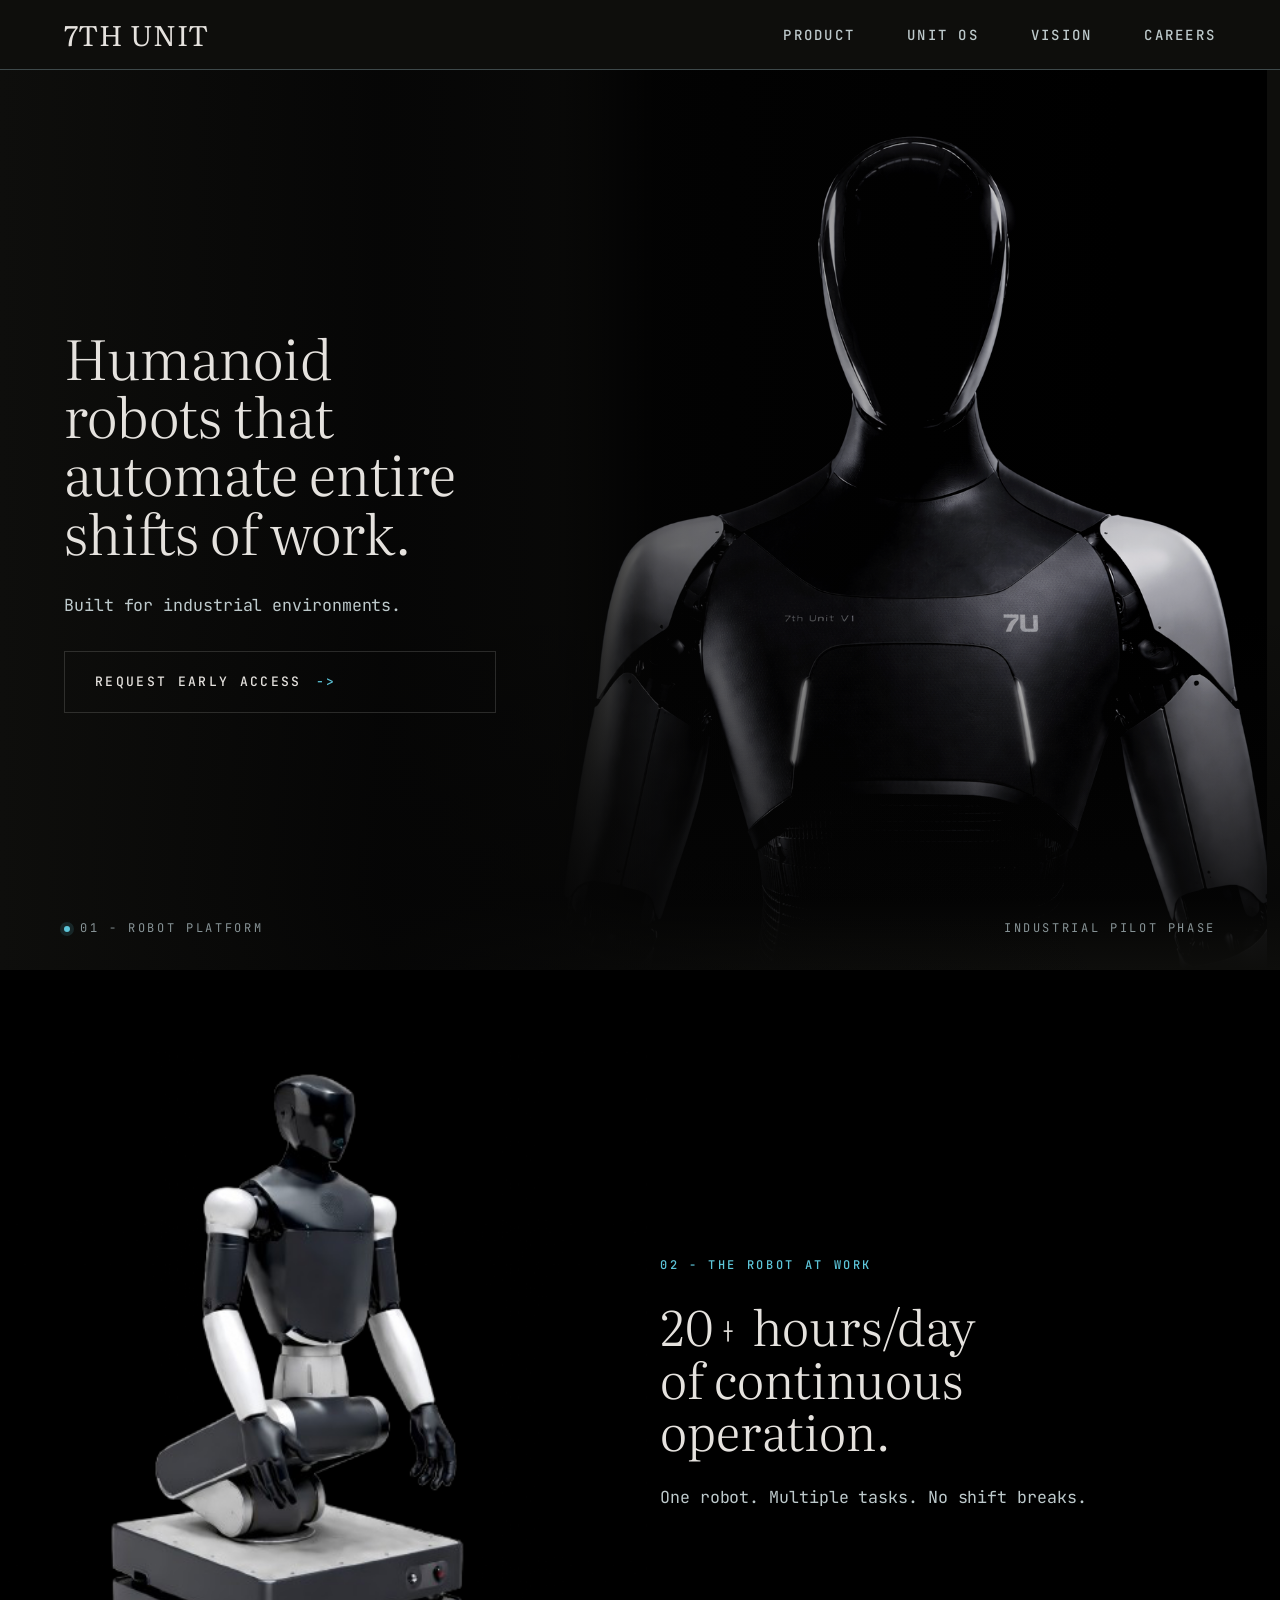
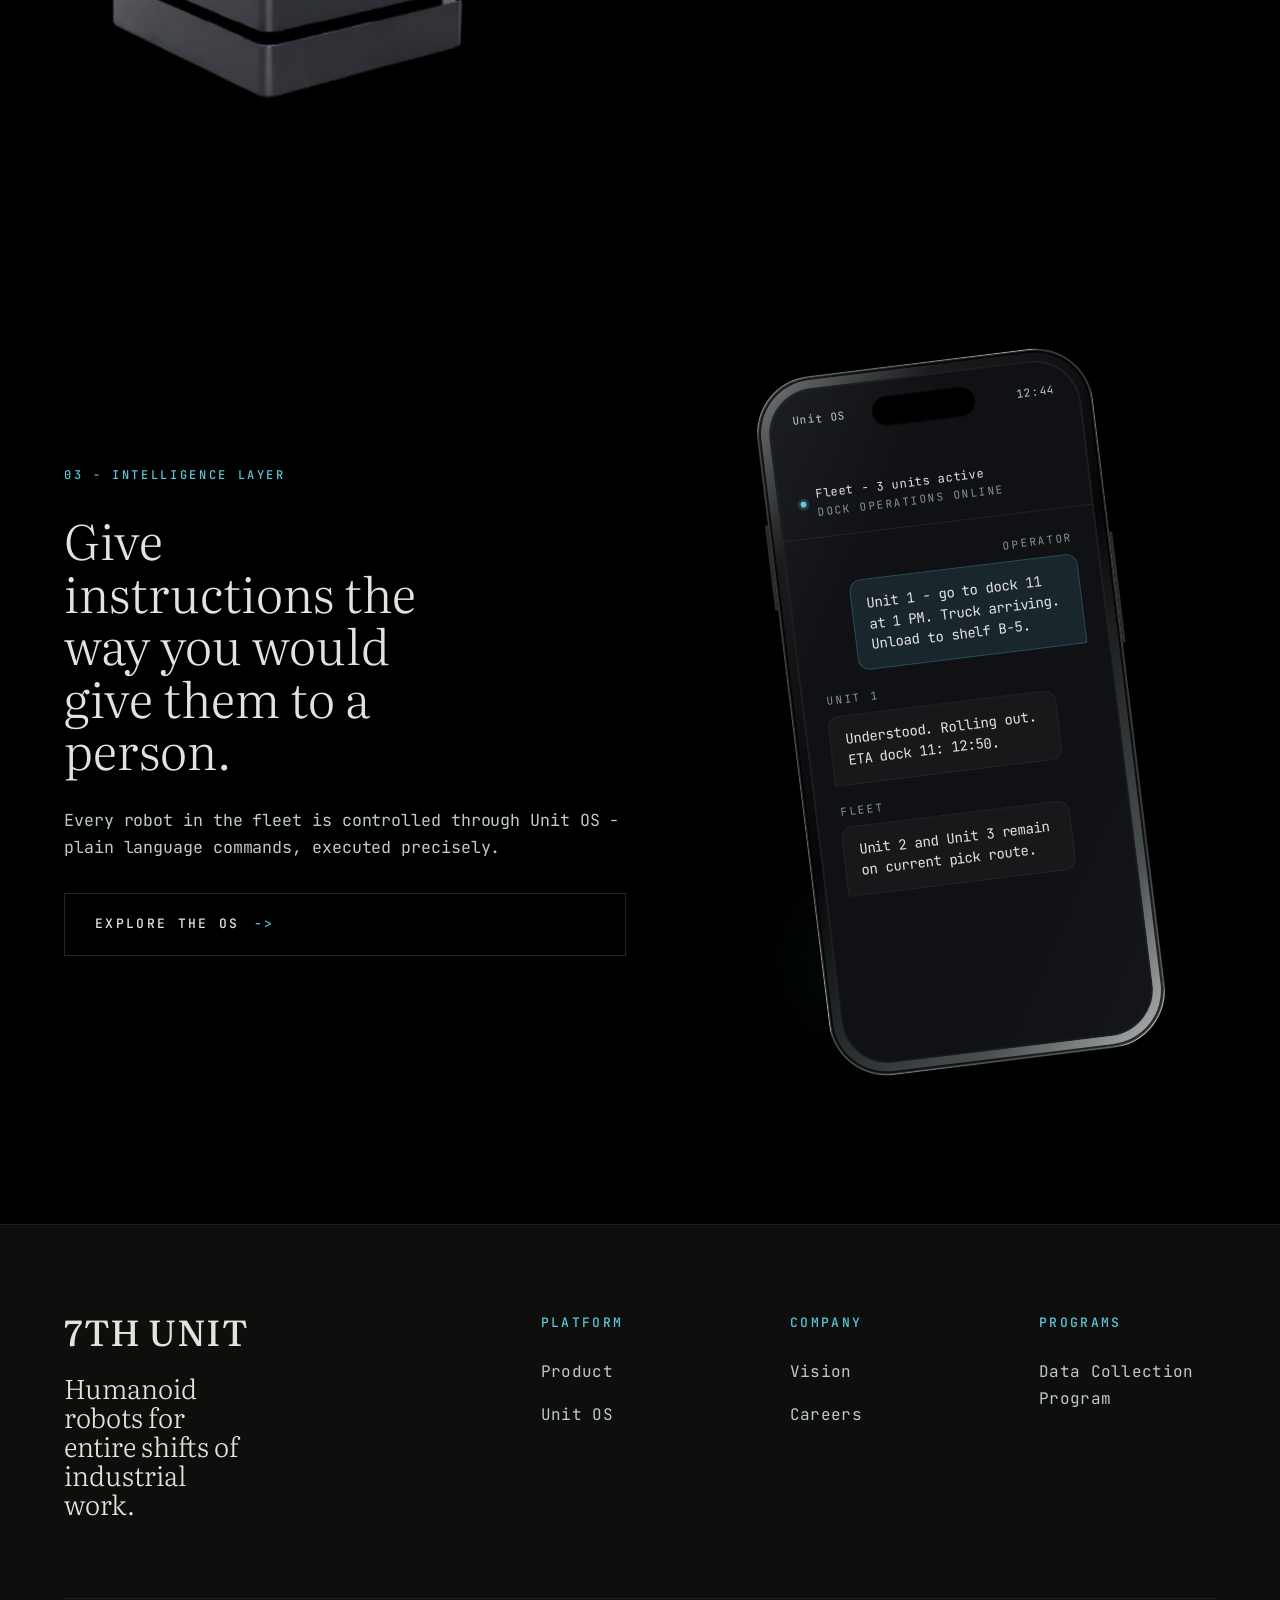
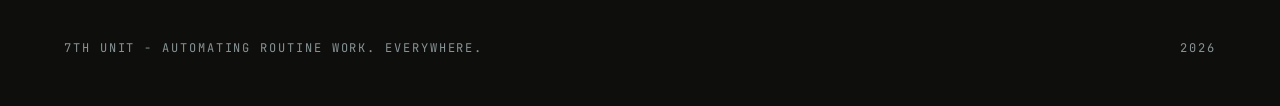
<file: index.html>
<!doctype html>
<html lang="en">
<head>
    <meta charset="utf-8">
    <meta name="viewport" content="width=device-width, initial-scale=1">
    <title>7th Unit - Humanoid robots for industrial work</title>
    <meta name="description" content="7th Unit builds humanoid robots that automate entire shifts of industrial work.">
    <link rel="preconnect" href="https://fonts.googleapis.com">
    <link rel="preconnect" href="https://fonts.gstatic.com" crossorigin>
    <link href="https://fonts.googleapis.com/css2?family=JetBrains+Mono:wght@400;500&family=Literata:opsz,wght@7..72,300;400;500&display=swap" rel="stylesheet">
    <link rel="stylesheet" href="/assets/css/styles.css?v=20260522-pages">
    <script src="/assets/js/main.js?v=20260522-pages" defer></script>
</head>
<body>
    <header class="nav" aria-label="Primary navigation">
        <div class="nav__inner">
            <a class="nav__brand" href="/">7TH UNIT</a>
            <button class="nav__toggle" type="button" data-nav-toggle aria-label="Toggle navigation" aria-expanded="false">
                <span class="nav__toggle-bar"></span>
            </button>
            <nav class="nav__panel" data-nav-menu data-open="false">
                <ul class="nav__links">
                    <li><a class="nav__link" href="/product">Product</a></li>
                    <li><a class="nav__link" href="/os">Unit OS</a></li>
                    <li><a class="nav__link" href="/vision">Vision</a></li>
                    <li><a class="nav__link" href="/careers">Careers</a></li>
                </ul>
            </nav>
        </div>
    </header>

    <main>
        <section class="cinema" aria-labelledby="home-hero-title">
            <div class="cinema__bg" aria-hidden="true">
                <img class="cinema__image cinema__image--hero-native" data-hero-image src="/assets/images/hero-v1.png" alt="">
                <div class="cinema__veil cinema__veil--left"></div>
            </div>
            <div class="cinema__inner cinema__inner--left">
                <div class="cinema__content">
                    <h1 class="display cinema__rise cinema__rise--1" id="home-hero-title">Humanoid robots that automate entire shifts of work.</h1>
                    <p class="lede cinema__rise cinema__rise--2">Built for industrial environments.</p>
                    <a class="btn cinema__rise cinema__rise--3" href="/product">Request Early Access <span class="btn__arrow">-&gt;</span></a>
                </div>
            </div>
            <div class="cinema__marker">
                <span><span class="cinema__marker-dot"></span>01 - Robot platform</span>
                <span>Industrial pilot phase</span>
            </div>
        </section>

        <section class="work-section" id="robot-at-work" aria-labelledby="robot-at-work-title">
            <div class="work-section__inner">
                <div class="work-section__visual fade-up" aria-hidden="true">
                    <img src="/assets/images/homepage image .png" alt="">
                </div>
                <div class="work-section__copy">
                    <p class="eyebrow eyebrow--accent fade-up">02 - The robot at work</p>
                    <h2 class="display fade-up" id="robot-at-work-title">20+ hours/day of continuous operation.</h2>
                    <p class="lede fade-up">One robot. Multiple tasks. No shift breaks.</p>
                </div>
            </div>
        </section>

        <section class="s3-stage" id="unit-os-stage" aria-labelledby="unit-os-title">
            <div class="s3-stage__inner">
                <div class="s3-stage__grid">
                    <div class="s3-stage__copy">
                        <p class="eyebrow eyebrow--accent fade-up">03 - Intelligence layer</p>
                        <h2 class="display fade-up" id="unit-os-title">Give instructions the way you would give them to a person.</h2>
                        <p class="lede fade-up">Every robot in the fleet is controlled through Unit OS - plain language commands, executed precisely.</p>
                        <a class="btn fade-up" href="/os">Explore the OS <span class="btn__arrow">-&gt;</span></a>
                    </div>
                    <div class="iphone-stage fade-up" aria-label="Unit OS mobile command interface mockup">
                        <div class="iphone-frame">
                            <div class="iphone-frame__button iphone-frame__button--left"></div>
                            <div class="iphone-frame__button iphone-frame__button--right"></div>
                            <div class="iphone-screen">
                                <div class="iphone-dynamic-island"></div>
                                <div class="phone__statusbar">
                                    <span>Unit OS</span>
                                    <span>12:44</span>
                                </div>
                                <div class="phone__chat-header">
                                    <span class="phone__chat-header-dot"></span>
                                    <div>
                                        <div class="phone__chat-header-text">Fleet - 3 units active</div>
                                        <div class="phone__chat-header-meta">Dock operations online</div>
                                    </div>
                                </div>
                                <div class="phone__messages">
                                    <div class="msg msg--out">
                                        <span class="msg__id">Operator</span>
                                        <div class="msg__bubble">Unit 1 - go to dock 11 at 1 PM. Truck arriving. Unload to shelf B-5.</div>
                                    </div>
                                    <div class="msg msg--in">
                                        <span class="msg__id">Unit 1</span>
                                        <div class="msg__bubble">Understood. Rolling out. ETA dock 11: 12:50.</div>
                                    </div>
                                    <div class="msg msg--in">
                                        <span class="msg__id">Fleet</span>
                                        <div class="msg__bubble">Unit 2 and Unit 3 remain on current pick route.</div>
                                    </div>
                                </div>
                            </div>
                        </div>
                    </div>
                </div>
            </div>
        </section>
    </main>

    <footer class="footer">
        <div class="footer__inner">
            <div class="footer__main">
                <div>
                    <div class="footer__brand">7TH UNIT</div>
                    <p class="footer__tag">Humanoid robots for entire shifts of industrial work.</p>
                </div>
                <div>
                    <h2 class="footer__col-title">Platform</h2>
                    <ul class="footer__list">
                        <li><a class="footer__link" href="/product">Product</a></li>
                        <li><a class="footer__link" href="/os">Unit OS</a></li>
                    </ul>
                </div>
                <div>
                    <h2 class="footer__col-title">Company</h2>
                    <ul class="footer__list">
                        <li><a class="footer__link" href="/vision">Vision</a></li>
                        <li><a class="footer__link" href="/careers">Careers</a></li>
                    </ul>
                </div>
                <div>
                    <h2 class="footer__col-title">Programs</h2>
                    <ul class="footer__list">
                        <li><a class="footer__link" href="/film-en">Data Collection Program</a></li>
                    </ul>
                </div>
            </div>
            <div class="footer__base">
                <span>7th Unit - Automating routine work. Everywhere.</span>
                <span>2026</span>
            </div>
        </div>
    </footer>
</body>
</html>
</file>
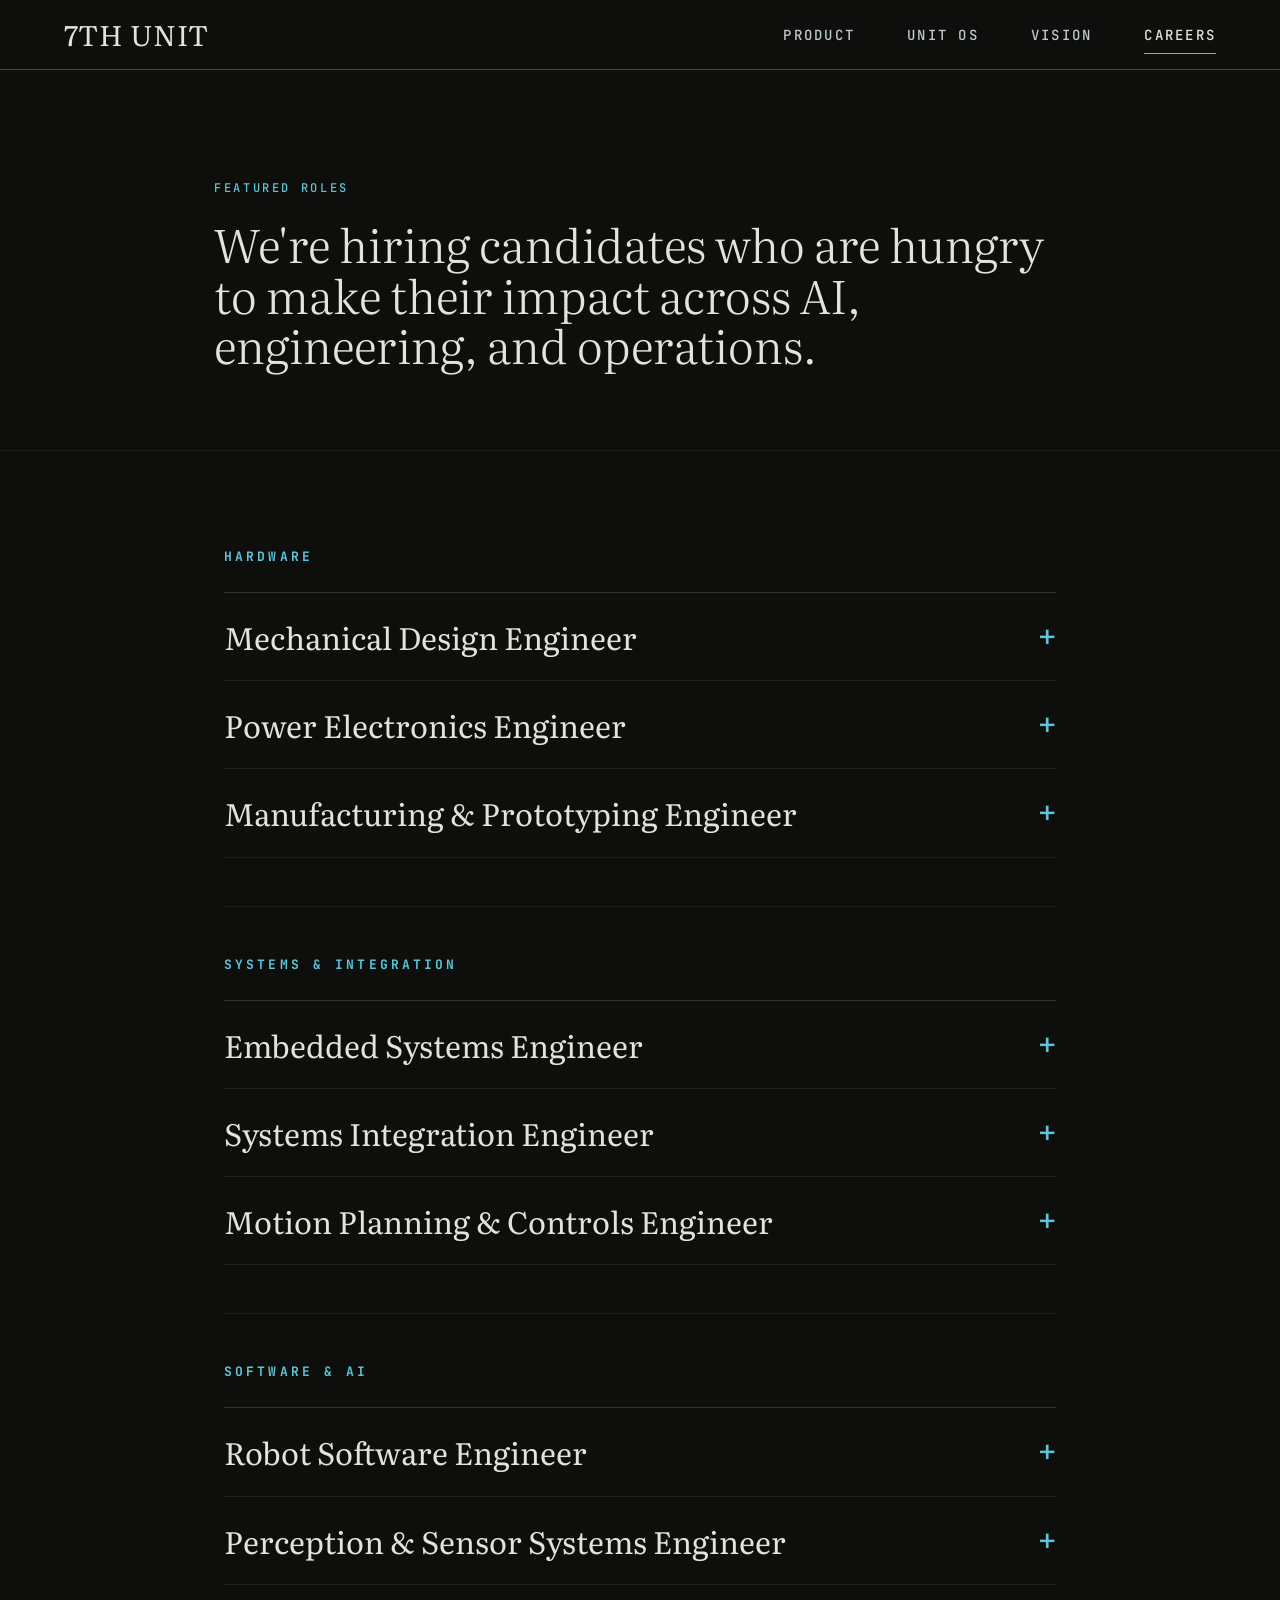
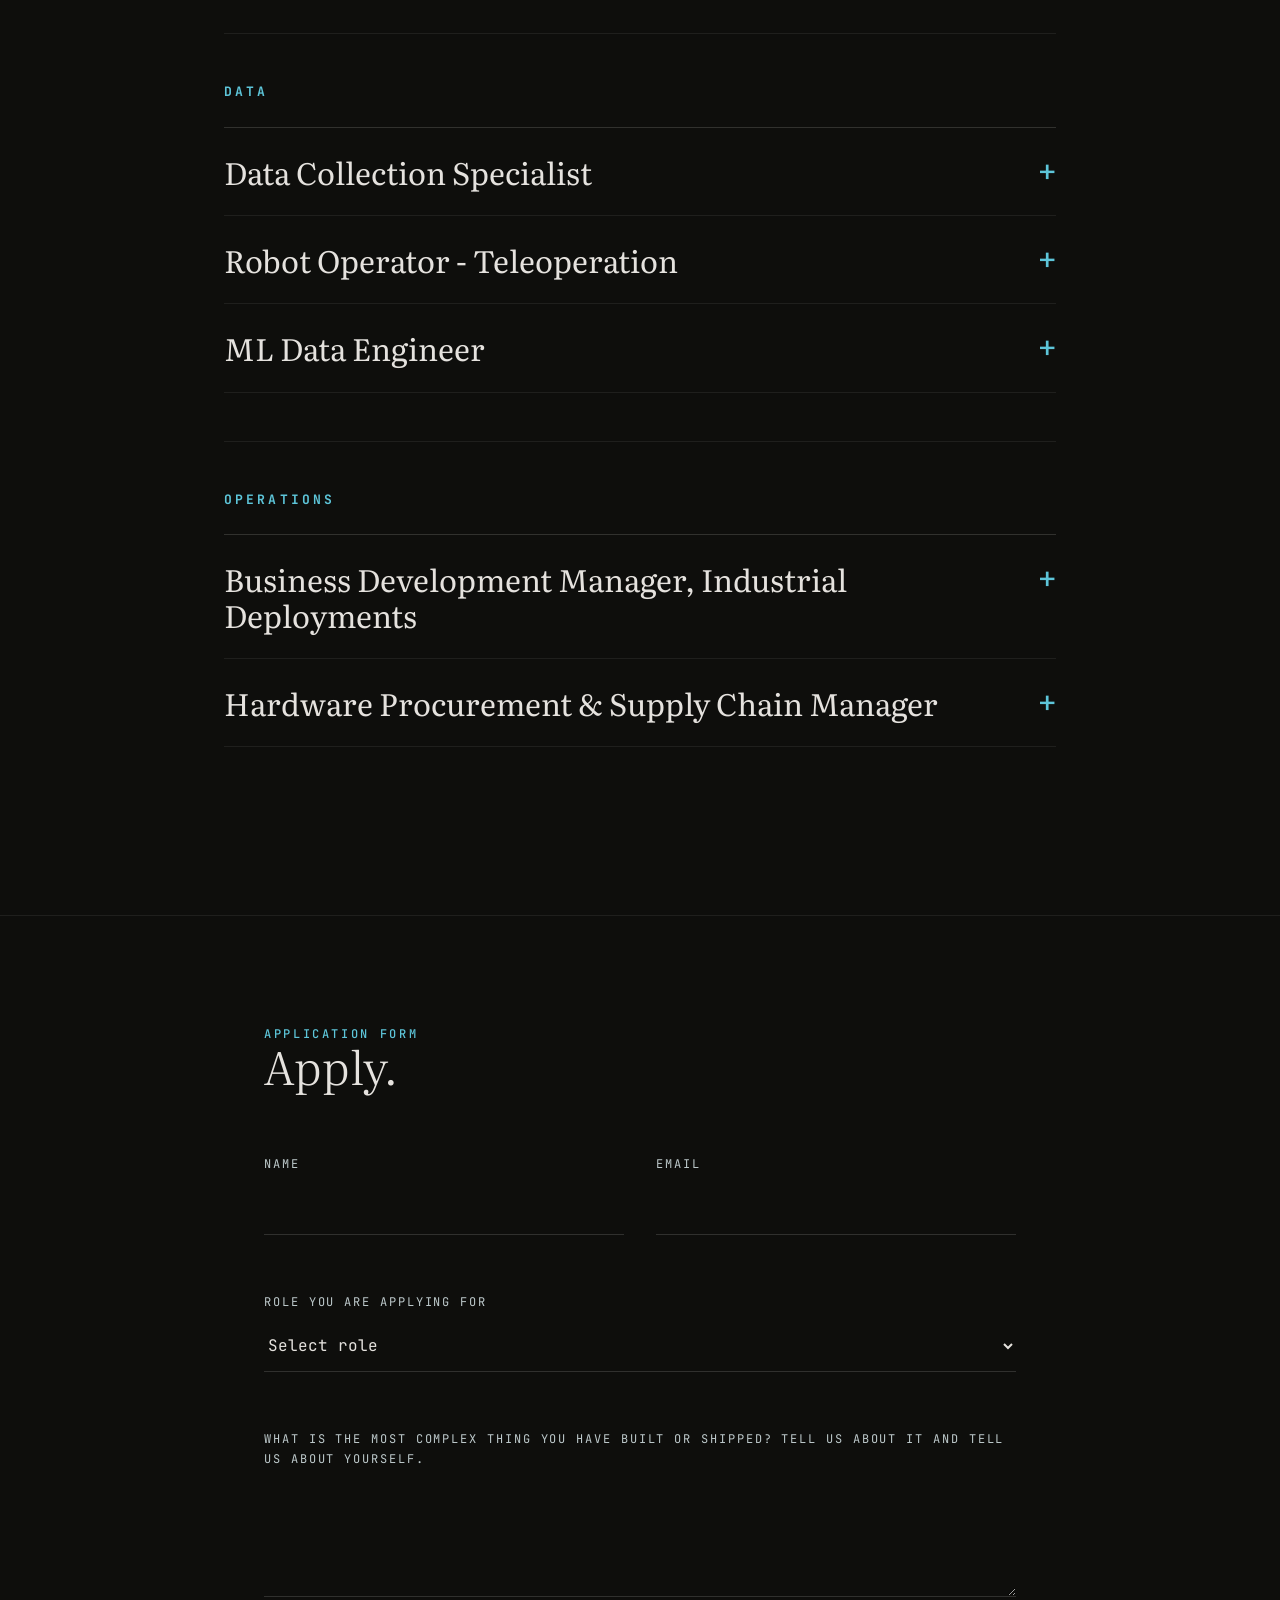
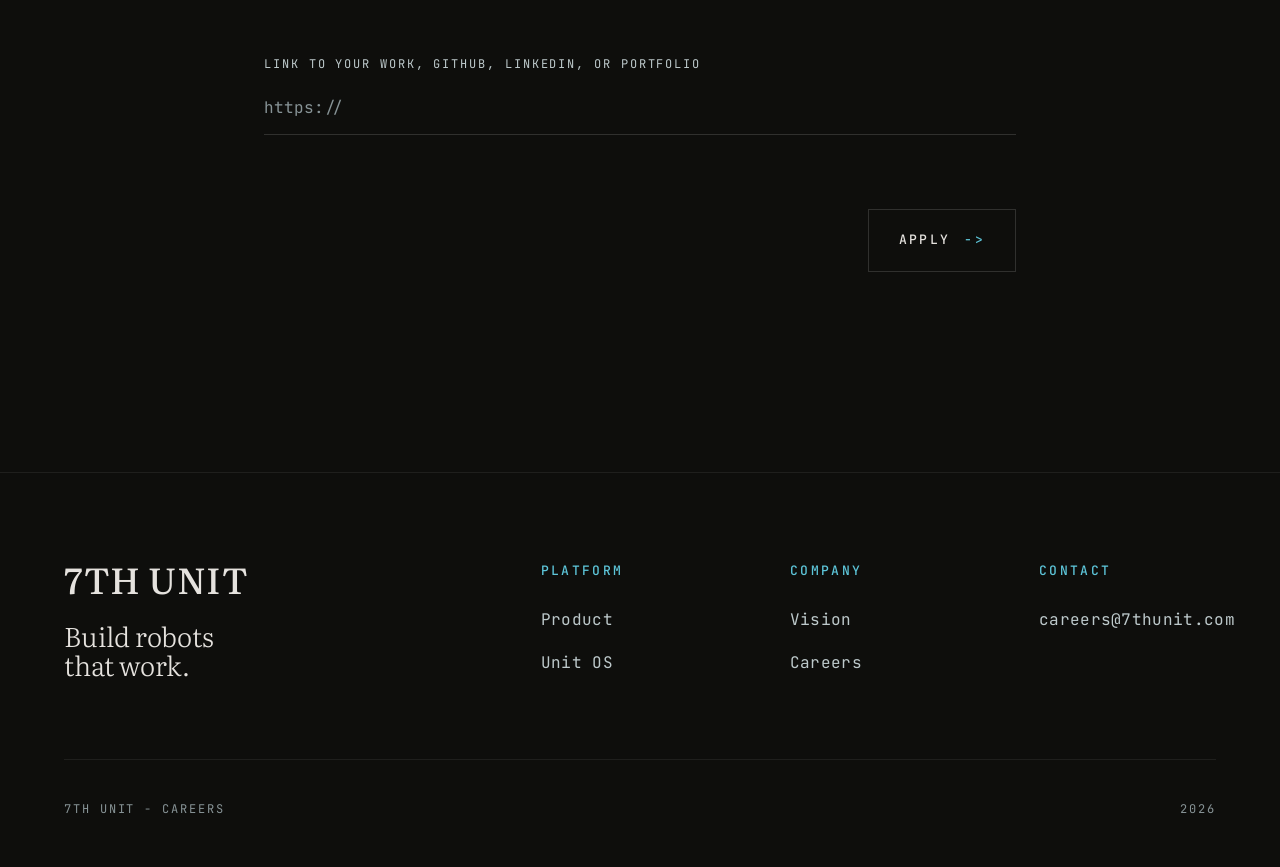
<file: careers.html>
<!doctype html>
<html lang="en">
<head>
    <meta charset="utf-8">
    <meta name="viewport" content="width=device-width, initial-scale=1">
    <title>Careers - 7th Unit</title>
    <meta name="description" content="Featured roles at 7th Unit across AI, engineering, operations, hardware, and data.">
    <link rel="preconnect" href="https://fonts.googleapis.com">
    <link rel="preconnect" href="https://fonts.gstatic.com" crossorigin>
    <link href="https://fonts.googleapis.com/css2?family=JetBrains+Mono:wght@400;500&family=Literata:opsz,wght@7..72,300;400;500&display=swap" rel="stylesheet">
    <link rel="stylesheet" href="/assets/css/styles.css?v=20260522-pages">
    <script src="/assets/js/main.js?v=20260522-pages" defer></script>
</head>
<body>
    <header class="nav" aria-label="Primary navigation">
        <div class="nav__inner">
            <a class="nav__brand" href="/">7TH UNIT</a>
            <button class="nav__toggle" type="button" data-nav-toggle aria-label="Toggle navigation" aria-expanded="false">
                <span class="nav__toggle-bar"></span>
            </button>
            <nav class="nav__panel" data-nav-menu data-open="false">
                <ul class="nav__links">
                    <li><a class="nav__link" href="/product">Product</a></li>
                    <li><a class="nav__link" href="/os">Unit OS</a></li>
                    <li><a class="nav__link" href="/vision">Vision</a></li>
                    <li><a class="nav__link" href="/careers" aria-current="page">Careers</a></li>
                </ul>
            </nav>
        </div>
    </header>

    <main>
        <section class="careers-hero careers-hero--featured">
            <div class="container careers-hero__inner">
                <p class="eyebrow eyebrow--accent fade-up" data-revealed="true">Featured roles</p>
                <h1 class="headline fade-up" data-revealed="true">We're hiring candidates who are hungry to make their impact across AI, engineering, and operations.</h1>
            </div>
        </section>

        <section class="careers-roles careers-roles--structured">
            <div class="container careers-roles__inner">
                <div class="role-category">
                    <h2 class="role-category__title">Hardware</h2>
                    <div class="role-accordion">
                        <details class="role-detail">
                            <summary>Mechanical Design Engineer</summary>
                            <p>You design and iterate on the physical structure of the robot - chassis, joints, mounting systems, and mechanical assemblies. You own CAD, tolerance analysis, and component selection from early concept through prototype. You work closely with the power electronics and manufacturing engineers to ensure designs can be built with real components under real constraints. SolidWorks or Fusion 360 experience required. To apply, use the form below.</p>
                        </details>
                        <details class="role-detail">
                            <summary>Power Electronics Engineer</summary>
                            <p>You design and own the electrical architecture of the robot - power distribution, motor drivers, battery management, PCB design, and wiring. Without this role nothing runs. You work closely with the mechanical engineer on physical layout and with the embedded engineer on control interfaces. Experience with DC motor systems, battery architectures, and PCB design in hardware-constrained environments required. To apply, use the form below.</p>
                        </details>
                        <details class="role-detail">
                            <summary>Manufacturing &amp; Prototyping Engineer</summary>
                            <p>You turn designs into physical reality. You source components, manage supplier relationships, oversee prototype assembly, and iterate fast when parts don't fit or don't work. You know the difference between what looks good in CAD and what can actually be built, and you say so early. Experience with rapid prototyping, off-the-shelf component sourcing, and hands-on assembly of electromechanical systems required. To apply, use the form below.</p>
                        </details>
                    </div>
                </div>

                <div class="role-category">
                    <h2 class="role-category__title">Systems &amp; Integration</h2>
                    <div class="role-accordion">
                        <details class="role-detail">
                            <summary>Embedded Systems Engineer</summary>
                            <p>You own the low-level software that makes the robot operate in the real world. You write firmware for microcontrollers, design real-time control loops, handle motor drivers and sensor interfaces, and ensure reliable communication between hardware and software. You are the bridge between the physical robot and everything running above it. We work with ARM-based microcontrollers, ROS 2, and custom motor control architectures. Prior experience with embedded C/C++, RTOS, and hardware-software integration required. To apply, use the form below.</p>
                        </details>
                        <details class="role-detail">
                            <summary>Systems Integration Engineer</summary>
                            <p>You make sure all subsystems - mechanical, electrical, firmware, and software - work together as a single coherent robot. You define interfaces between teams, design and run integration tests, and debug the hardest cross-system problems that no one else sees because they only look at their own domain. Prior experience integrating complex hardware-software systems in a real deployment context required. To apply, use the form below.</p>
                        </details>
                        <details class="role-detail">
                            <summary>Motion Planning &amp; Controls Engineer</summary>
                            <p>You develop and own the algorithms that determine how the robot moves - from low-level motor control and torque management to high-level trajectory generation and motion planning. You work at the boundary of mathematics and real hardware, ensuring the robot moves precisely, efficiently, and safely in unstructured industrial environments. Experience with control theory, model predictive control, forward and inverse kinematics, and real-time control systems required. Proficiency in Python and C++ required. To apply, use the form below.</p>
                        </details>
                    </div>
                </div>

                <div class="role-category">
                    <h2 class="role-category__title">Software &amp; AI</h2>
                    <div class="role-accordion">
                        <details class="role-detail">
                            <summary>Robot Software Engineer</summary>
                            <p>You build the intelligence layer that sits above the hardware - navigation and motion planning, task execution, fleet coordination logic, and the command interface that lets operators give the robot plain-language instructions. You work in ROS 2, Python, and C++, and you care deeply about making robot behavior reliable in real, unpredictable environments. Experience with autonomous navigation, motion planning, or task execution systems required. To apply, use the form below.</p>
                        </details>
                        <details class="role-detail">
                            <summary>Perception &amp; Sensor Systems Engineer</summary>
                            <p>You build the robot's ability to understand its environment. This means sensor fusion across cameras, LiDAR, and IMUs, object detection and tracking, and the localization and mapping stack the robot uses to navigate a warehouse floor. You work at the intersection of hardware and software - selecting and integrating sensors physically, then building the perception pipeline on top of them. Experience with SLAM, OpenCV, and deep learning-based detectors required. To apply, use the form below.</p>
                        </details>
                    </div>
                </div>

                <div class="role-category">
                    <h2 class="role-category__title">Data</h2>
                    <div class="role-accordion">
                        <details class="role-detail">
                            <summary>Data Collection Specialist</summary>
                            <p>If you currently perform any repetitive physical work - anywhere from warehouses and factories to repetitive physical tasks at home - we want to talk with you. You wear a mounted camera, perform repetitive workflows across different environments and industries, follow collection protocols, and upload footage to our pipeline. No prior robotics experience required. What matters is reliability and the ability to follow precise instructions consistently. To apply, use the form below.</p>
                        </details>
                        <details class="role-detail">
                            <summary>Robot Operator - Teleoperation</summary>
                            <p>You operate the robot remotely to generate high-quality demonstration data for training our AI systems. You guide the robot through real warehouse and logistics tasks using teleoperation equipment, upload collected sessions to our training pipeline, and provide direct feedback on robot behavior and edge cases encountered during operation. Physical coordination, spatial awareness, and comfort working with hardware required. To apply, use the form below.</p>
                        </details>
                        <details class="role-detail">
                            <summary>ML Data Engineer</summary>
                            <p>You take raw video and sensor data collected from the field and turn it into clean, labeled, model-compatible training datasets. You build and maintain annotation pipelines, define labeling standards, and work directly with the AI team to understand what data the models need and in what format. Experience with video annotation workflows, dataset management, and ML training pipelines required. Familiarity with egocentric video and action labeling is a strong plus. To apply, use the form below.</p>
                        </details>
                    </div>
                </div>

                <div class="role-category">
                    <h2 class="role-category__title">Operations</h2>
                    <div class="role-accordion">
                        <details class="role-detail">
                            <summary>Business Development Manager, Industrial Deployments</summary>
                            <p>You identify, engage, and close our first operator partnerships. You understand how decisions get made inside warehouses, logistics operations, and manufacturing facilities, and you know how to navigate them. You source leads, build relationships with operations and procurement stakeholders, structure pilot agreements, and stay involved through deployment to ensure the partnership succeeds. Experience in B2B business development or enterprise sales in an industrial, logistics, or manufacturing context required. An existing network of operator contacts is a strong advantage. To apply, use the form below.</p>
                        </details>
                        <details class="role-detail">
                            <summary>Hardware Procurement &amp; Supply Chain Manager</summary>
                            <p>You source every component that goes into the robot. You identify and qualify suppliers, negotiate pricing, manage lead times, and ensure the engineering team always has what they need to build and iterate without delays. You know the difference between a reliable manufacturer and a cheap one, and you have the relationships that matter. Experience in hardware procurement or supply chain management in an electromechanical or industrial context required. To apply, use the form below.</p>
                        </details>
                    </div>
                </div>
            </div>
        </section>

        <section class="careers-form-section" id="apply">
            <div class="container careers-form-section__inner">
                <div class="fade-up">
                    <p class="eyebrow eyebrow--accent">Application form</p>
                    <h2 class="headline">Apply.</h2>
                </div>
                <form class="form fade-up" data-formspree="https://formspree.io/f/xgopddpz" data-success-message="Received. We will review your application directly.">
                    <input type="hidden" name="_subject" value="7th Unit careers application">
                    <div class="form__row form__row--2col">
                        <label class="field">
                            <span class="field__label">Name</span>
                            <input class="field__input" name="name" autocomplete="name" required>
                            <span class="field__error" data-error-for="name"></span>
                        </label>
                        <label class="field">
                            <span class="field__label">Email</span>
                            <input class="field__input" type="email" name="email" autocomplete="email" required>
                            <span class="field__error" data-error-for="email"></span>
                        </label>
                    </div>
                    <label class="field">
                        <span class="field__label">Role you are applying for</span>
                        <select class="field__input" name="role" required>
                            <option value="">Select role</option>
                            <option>Mechanical Design Engineer</option>
                            <option>Power Electronics Engineer</option>
                            <option>Manufacturing &amp; Prototyping Engineer</option>
                            <option>Embedded Systems Engineer</option>
                            <option>Systems Integration Engineer</option>
                            <option>Motion Planning &amp; Controls Engineer</option>
                            <option>Robot Software Engineer</option>
                            <option>Perception &amp; Sensor Systems Engineer</option>
                            <option>Data Collection Specialist</option>
                            <option>Robot Operator - Teleoperation</option>
                            <option>ML Data Engineer</option>
                            <option>Business Development Manager, Industrial Deployments</option>
                            <option>Hardware Procurement &amp; Supply Chain Manager</option>
                            <option>Other</option>
                        </select>
                        <span class="field__error" data-error-for="role"></span>
                    </label>
                    <label class="field">
                        <span class="field__label">What is the most complex thing you have built or shipped? Tell us about it and tell us about yourself.</span>
                        <textarea class="field__textarea" name="built_or_shipped" required></textarea>
                        <span class="field__error" data-error-for="built_or_shipped"></span>
                    </label>
                    <label class="field">
                        <span class="field__label">Link to your work, GitHub, LinkedIn, or portfolio</span>
                        <input class="field__input" name="link" type="url" placeholder="https://">
                        <span class="field__error" data-error-for="link"></span>
                    </label>
                    <div class="form__actions">
                        <p class="form__status" data-status></p>
                        <button class="btn" type="submit">Apply <span class="btn__arrow">-&gt;</span></button>
                    </div>
                </form>
            </div>
        </section>
    </main>

    <footer class="footer">
        <div class="footer__inner">
            <div class="footer__main">
                <div>
                    <div class="footer__brand">7TH UNIT</div>
                    <p class="footer__tag">Build robots that work.</p>
                </div>
                <div>
                    <h2 class="footer__col-title">Platform</h2>
                    <ul class="footer__list">
                        <li><a class="footer__link" href="/product">Product</a></li>
                        <li><a class="footer__link" href="/os">Unit OS</a></li>
                    </ul>
                </div>
                <div>
                    <h2 class="footer__col-title">Company</h2>
                    <ul class="footer__list">
                        <li><a class="footer__link" href="/vision">Vision</a></li>
                        <li><a class="footer__link" href="/careers">Careers</a></li>
                    </ul>
                </div>
                <div>
                    <h2 class="footer__col-title">Contact</h2>
                    <ul class="footer__list">
                        <li><a class="footer__link" href="mailto:careers@7thunit.com">careers@7thunit.com</a></li>
                    </ul>
                </div>
            </div>
            <div class="footer__base">
                <span>7th Unit - Careers</span>
                <span>2026</span>
            </div>
        </div>
    </footer>
</body>
</html>
</file>
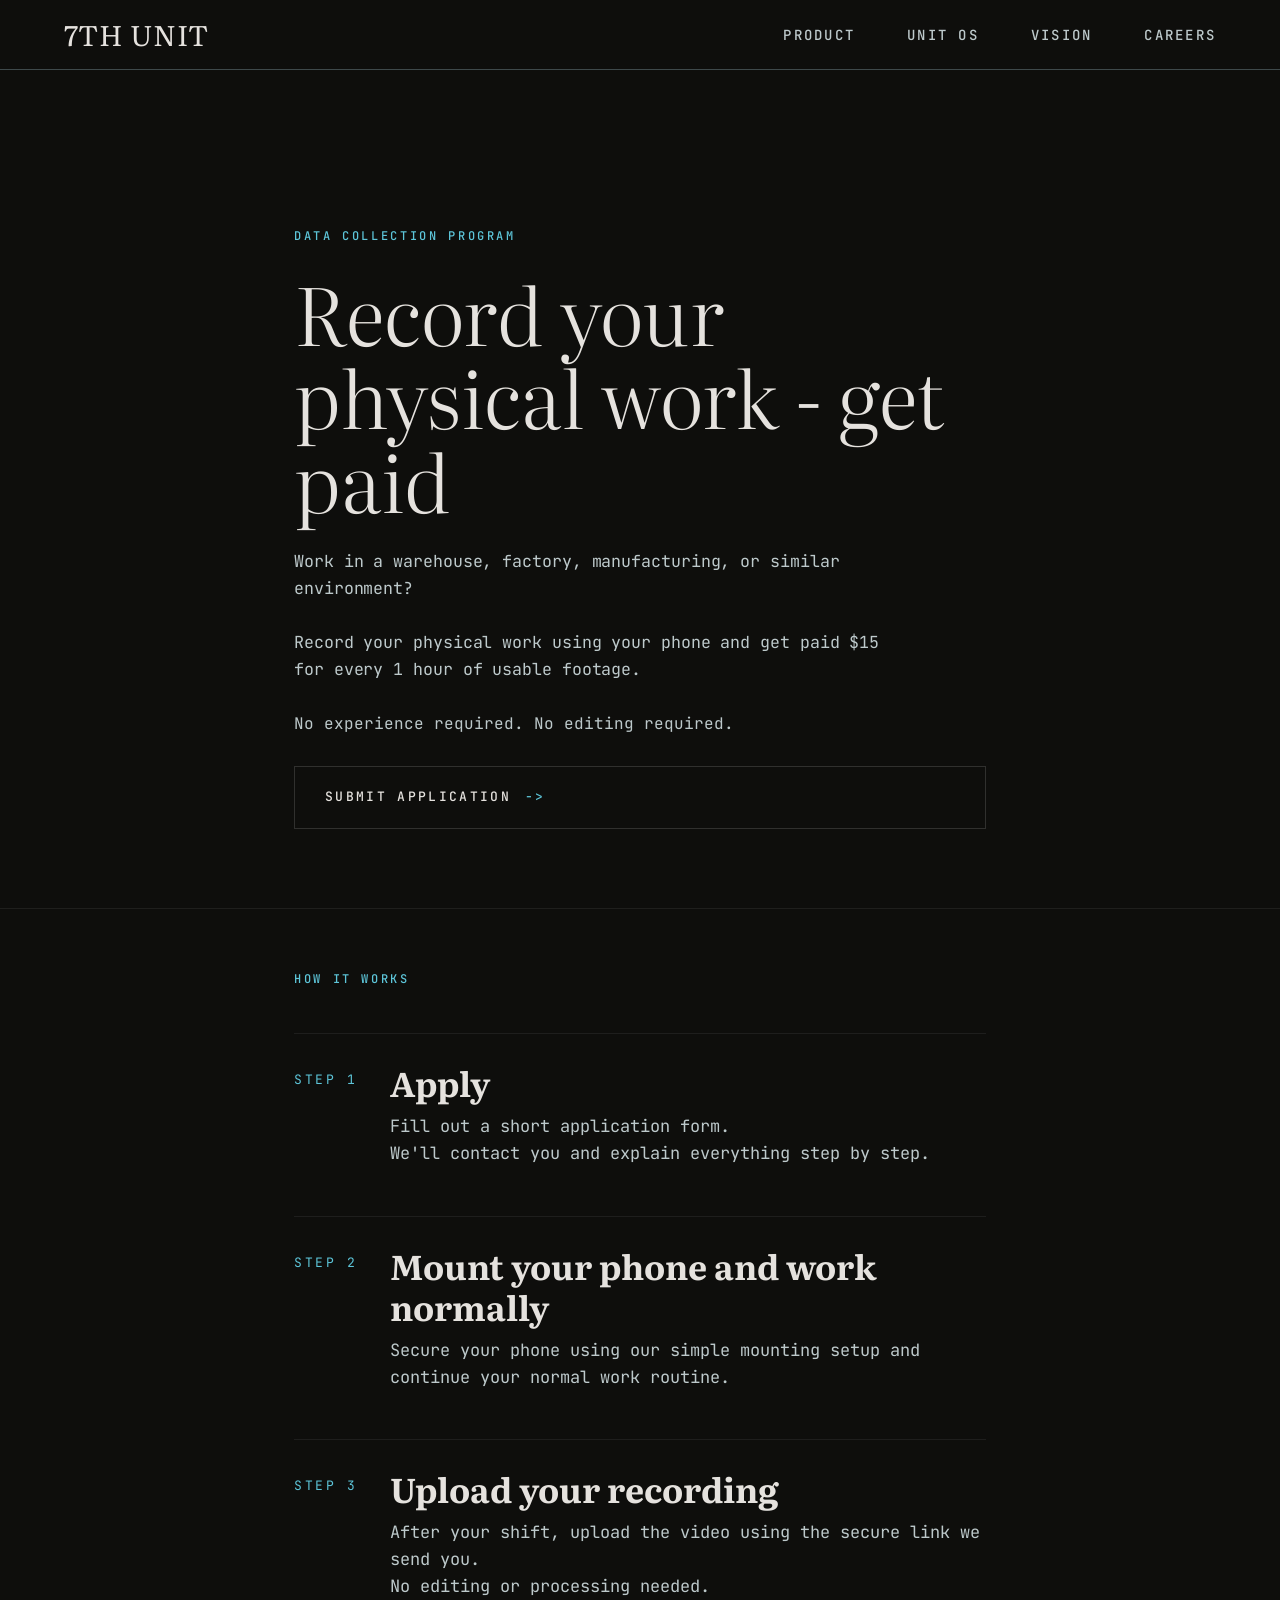
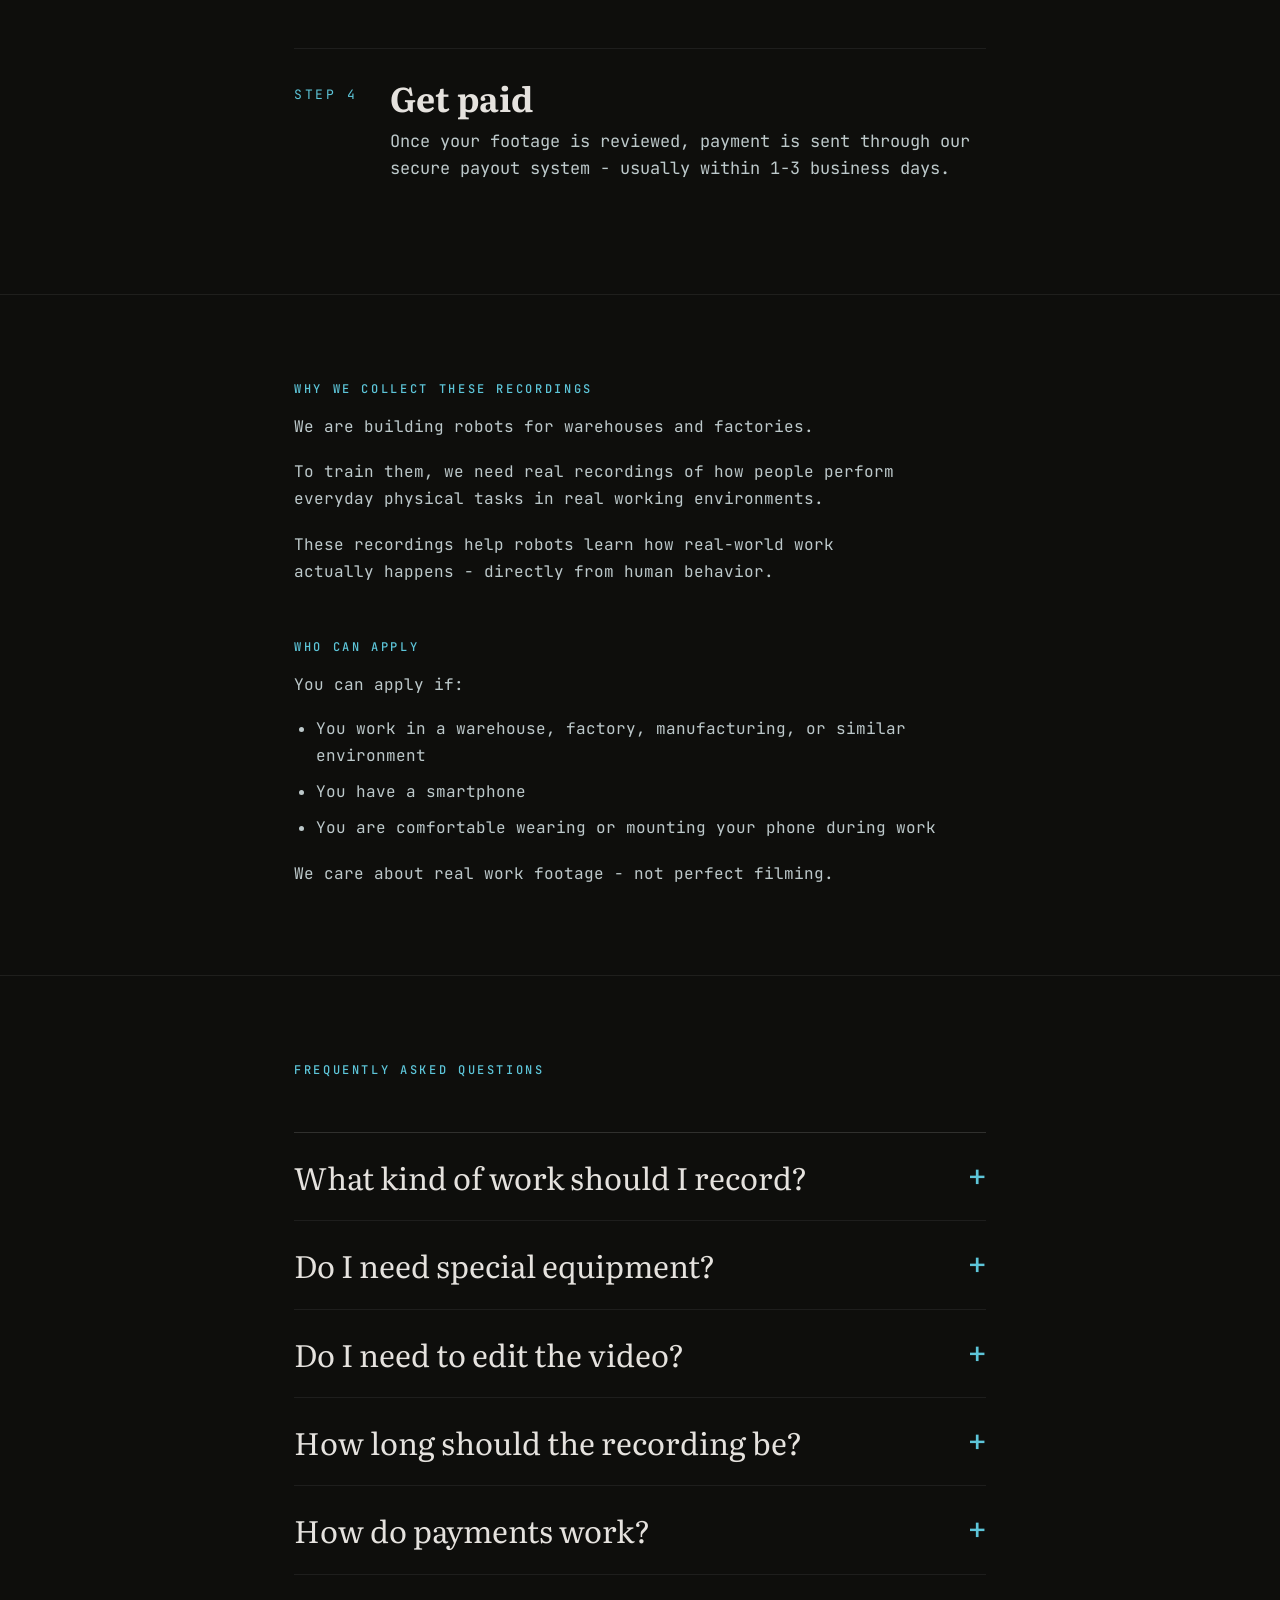
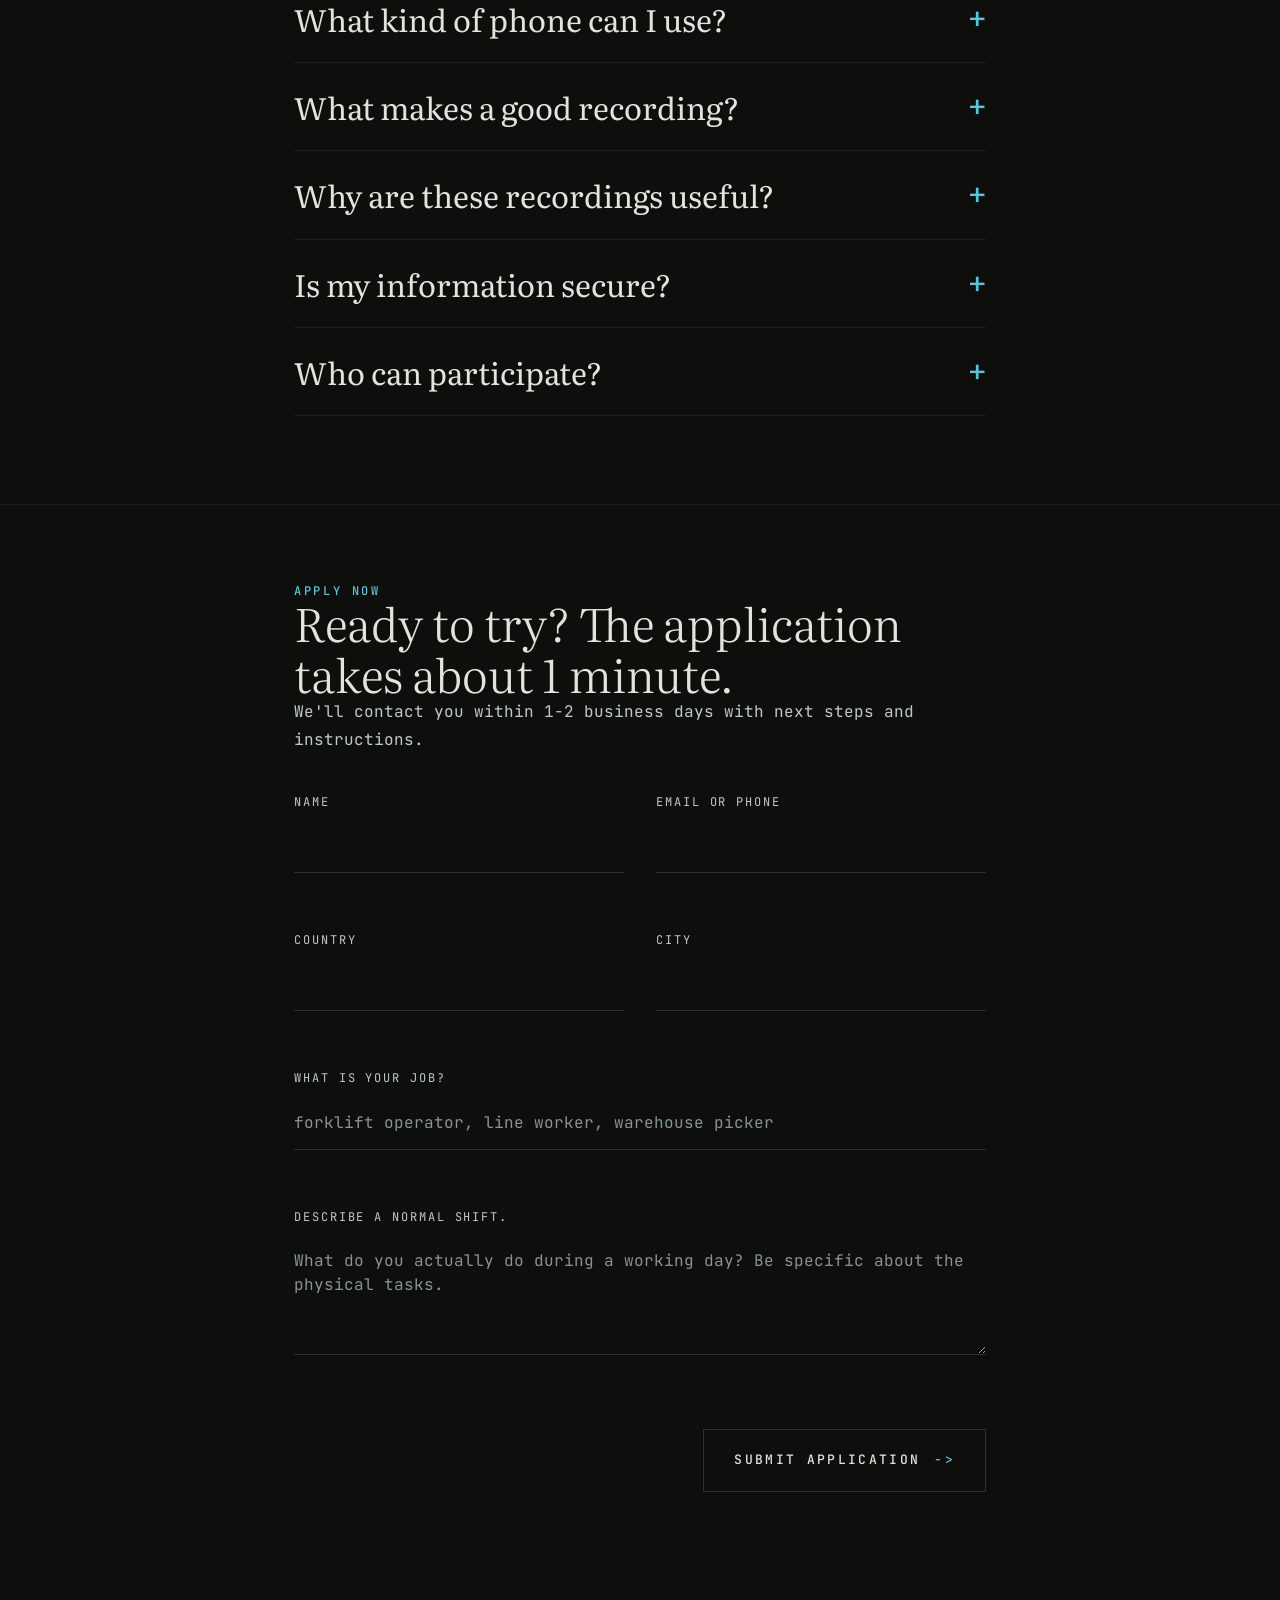
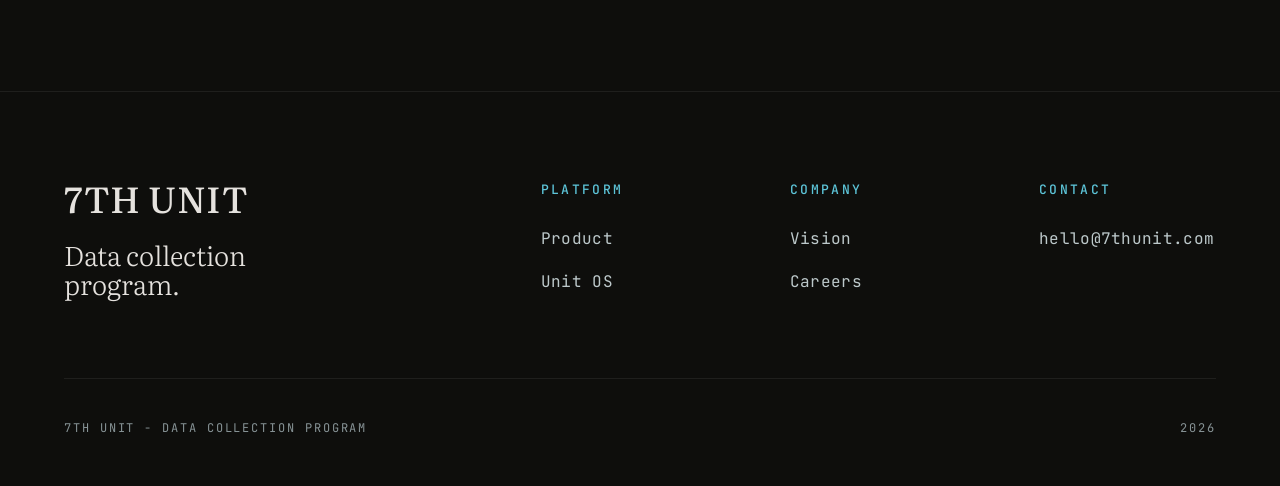
<file: film-en.html>
<!doctype html>
<html lang="en">
<head>
    <meta charset="utf-8">
    <meta name="viewport" content="width=device-width, initial-scale=1">
    <title>Data Collection Program - 7th Unit</title>
    <meta name="description" content="Record your physical work using your phone and get paid for usable footage.">
    <link rel="preconnect" href="https://fonts.googleapis.com">
    <link rel="preconnect" href="https://fonts.gstatic.com" crossorigin>
    <link href="https://fonts.googleapis.com/css2?family=JetBrains+Mono:wght@400;500&family=Literata:opsz,wght@7..72,300;400;500&display=swap" rel="stylesheet">
    <link rel="stylesheet" href="/assets/css/styles.css?v=20260522-pages">
    <script src="/assets/js/main.js?v=20260522-pages" defer></script>
</head>
<body>
    <header class="nav" aria-label="Primary navigation">
        <div class="nav__inner">
            <a class="nav__brand" href="/">7TH UNIT</a>
            <button class="nav__toggle" type="button" data-nav-toggle aria-label="Toggle navigation" aria-expanded="false">
                <span class="nav__toggle-bar"></span>
            </button>
            <nav class="nav__panel" data-nav-menu data-open="false">
                <ul class="nav__links">
                    <li><a class="nav__link" href="/product">Product</a></li>
                    <li><a class="nav__link" href="/os">Unit OS</a></li>
                    <li><a class="nav__link" href="/vision">Vision</a></li>
                    <li><a class="nav__link" href="/careers">Careers</a></li>
                </ul>
            </nav>
        </div>
    </header>

    <main>
        <section class="film-hero">
            <div class="container film-hero__inner">
                <p class="eyebrow eyebrow--accent fade-up" data-revealed="true">Data collection program</p>
                <h1 class="display fade-up" data-revealed="true">Record your physical work - get paid</h1>
                <p class="lede fade-up" data-revealed="true">Work in a warehouse, factory, manufacturing, or similar environment?</p>
                <p class="lede fade-up" data-revealed="true">Record your physical work using your phone and get paid $15 for every 1 hour of usable footage.</p>
                <p class="body fade-up" data-revealed="true">No experience required. No editing required.</p>
                <a class="btn fade-up" href="#apply">Submit application <span class="btn__arrow">-&gt;</span></a>
            </div>
        </section>

        <section class="film-explainer">
            <div class="container film-explainer__inner">
                <p class="eyebrow eyebrow--accent fade-up">How it works</p>
                <article class="film-step fade-up">
                    <div class="film-step__num">Step 1</div>
                    <div>
                        <h2 class="film-step__title">Apply</h2>
                        <p class="film-step__body">Fill out a short application form.</p>
                        <p class="film-step__body">We'll contact you and explain everything step by step.</p>
                    </div>
                </article>
                <article class="film-step fade-up">
                    <div class="film-step__num">Step 2</div>
                    <div>
                        <h2 class="film-step__title">Mount your phone and work normally</h2>
                        <p class="film-step__body">Secure your phone using our simple mounting setup and continue your normal work routine.</p>
                    </div>
                </article>
                <article class="film-step fade-up">
                    <div class="film-step__num">Step 3</div>
                    <div>
                        <h2 class="film-step__title">Upload your recording</h2>
                        <p class="film-step__body">After your shift, upload the video using the secure link we send you.</p>
                        <p class="film-step__body">No editing or processing needed.</p>
                    </div>
                </article>
                <article class="film-step fade-up">
                    <div class="film-step__num">Step 4</div>
                    <div>
                        <h2 class="film-step__title">Get paid</h2>
                        <p class="film-step__body">Once your footage is reviewed, payment is sent through our secure payout system - usually within 1-3 business days.</p>
                    </div>
                </article>
            </div>
        </section>

        <section class="film-copy-section">
            <div class="container film-copy-section__inner">
                <div class="film-copy-block fade-up">
                    <p class="eyebrow eyebrow--accent">Why we collect these recordings</p>
                    <p class="body">We are building robots for warehouses and factories.</p>
                    <p class="body">To train them, we need real recordings of how people perform everyday physical tasks in real working environments.</p>
                    <p class="body">These recordings help robots learn how real-world work actually happens - directly from human behavior.</p>
                </div>
                <div class="film-copy-block fade-up">
                    <p class="eyebrow eyebrow--accent">Who can apply</p>
                    <p class="body">You can apply if:</p>
                    <ul class="film-bullets">
                        <li>You work in a warehouse, factory, manufacturing, or similar environment</li>
                        <li>You have a smartphone</li>
                        <li>You are comfortable wearing or mounting your phone during work</li>
                    </ul>
                    <p class="body">We care about real work footage - not perfect filming.</p>
                </div>
            </div>
        </section>

        <section class="film-faq">
            <div class="container film-faq__inner">
                <p class="eyebrow eyebrow--accent fade-up">Frequently asked questions</p>
                <div class="role-accordion fade-up">
                    <details class="role-detail">
                        <summary>What kind of work should I record?</summary>
                        <p>We are looking for normal day-to-day physical work in real environments. This includes packing, sorting, stocking, moving items, scanning products, assembly work, and similar tasks. The most important thing is that the work is real and natural.</p>
                    </details>
                    <details class="role-detail">
                        <summary>Do I need special equipment?</summary>
                        <p>No. You only need a smartphone with a working camera. We will explain how to securely mount your phone so you can work normally while recording.</p>
                    </details>
                    <details class="role-detail">
                        <summary>Do I need to edit the video?</summary>
                        <p>No editing is required. Simply upload the full recording after your shift using the secure link we send you.</p>
                    </details>
                    <details class="role-detail">
                        <summary>How long should the recording be?</summary>
                        <p>We pay $15 for every 1 hour of usable footage. Longer recordings may qualify for additional payments.</p>
                    </details>
                    <details class="role-detail">
                        <summary>How do payments work?</summary>
                        <p>Payments are sent through a secure payout system after your footage is reviewed. Most participants receive payment within 1-3 business days.</p>
                    </details>
                    <details class="role-detail">
                        <summary>What kind of phone can I use?</summary>
                        <p>Most modern smartphones work well. As long as your phone can record clear video (1080p or higher recommended), it should be compatible.</p>
                    </details>
                    <details class="role-detail">
                        <summary>What makes a good recording?</summary>
                        <p>Good recordings clearly show your hands, the objects you work with, and your work environment. No professional filming skills are needed - normal work footage is exactly what we are looking for.</p>
                    </details>
                    <details class="role-detail">
                        <summary>Why are these recordings useful?</summary>
                        <p>We use these recordings to train robots for warehouses and factories. By learning from real human work, robots can better understand how tasks are performed in real environments.</p>
                    </details>
                    <details class="role-detail">
                        <summary>Is my information secure?</summary>
                        <p>Yes. We treat all recordings and application data with high confidentiality. Your recordings are used only for this program, videos are not published or shared publicly, access is limited to authorized team members only, personal identifiers such as faces may be automatically blurred during processing, and data is used strictly for training and improving our systems.</p>
                    </details>
                    <details class="role-detail">
                        <summary>Who can participate?</summary>
                        <p>Anyone working in a warehouse, factory, manufacturing, or similar environment can apply. No previous experience with filming or AI is required.</p>
                    </details>
                </div>
            </div>
        </section>

        <section class="film-form-section" id="apply">
            <div class="container film-form-section__inner">
                <div class="fade-up">
                    <p class="eyebrow eyebrow--accent">Apply now</p>
                    <h2 class="headline">Ready to try? The application takes about 1 minute.</h2>
                    <p class="body">We'll contact you within 1-2 business days with next steps and instructions.</p>
                </div>
                <form class="form fade-up" data-formspree="https://formspree.io/f/mkoybarn" data-success-message="Received. We review applications weekly.">
                    <input type="hidden" name="_subject" value="Data collection program application">
                    <div class="form__row form__row--2col">
                        <label class="field">
                            <span class="field__label">Name</span>
                            <input class="field__input" name="name" required>
                            <span class="field__error" data-error-for="name"></span>
                        </label>
                        <label class="field">
                            <span class="field__label">Email or phone</span>
                            <input class="field__input" name="contact" required>
                            <span class="field__error" data-error-for="contact"></span>
                        </label>
                    </div>
                    <div class="form__row form__row--2col">
                        <label class="field">
                            <span class="field__label">Country</span>
                            <input class="field__input" name="country" required>
                            <span class="field__error" data-error-for="country"></span>
                        </label>
                        <label class="field">
                            <span class="field__label">City</span>
                            <input class="field__input" name="city">
                            <span class="field__error" data-error-for="city"></span>
                        </label>
                    </div>
                    <label class="field">
                        <span class="field__label">What is your job?</span>
                        <input class="field__input" name="job" placeholder="forklift operator, line worker, warehouse picker" required>
                        <span class="field__error" data-error-for="job"></span>
                    </label>
                    <label class="field">
                        <span class="field__label">Describe a normal shift.</span>
                        <textarea class="field__textarea" name="describe" placeholder="What do you actually do during a working day? Be specific about the physical tasks." required></textarea>
                        <span class="field__error" data-error-for="describe"></span>
                    </label>
                    <div class="form__actions">
                        <p class="form__status" data-status></p>
                        <button class="btn" type="submit">Submit application <span class="btn__arrow">-&gt;</span></button>
                    </div>
                </form>
            </div>
        </section>
    </main>

    <footer class="footer">
        <div class="footer__inner">
            <div class="footer__main">
                <div>
                    <div class="footer__brand">7TH UNIT</div>
                    <p class="footer__tag">Data collection program.</p>
                </div>
                <div>
                    <h2 class="footer__col-title">Platform</h2>
                    <ul class="footer__list">
                        <li><a class="footer__link" href="/product">Product</a></li>
                        <li><a class="footer__link" href="/os">Unit OS</a></li>
                    </ul>
                </div>
                <div>
                    <h2 class="footer__col-title">Company</h2>
                    <ul class="footer__list">
                        <li><a class="footer__link" href="/vision">Vision</a></li>
                        <li><a class="footer__link" href="/careers">Careers</a></li>
                    </ul>
                </div>
                <div>
                    <h2 class="footer__col-title">Contact</h2>
                    <ul class="footer__list">
                        <li><a class="footer__link" href="mailto:hello@7thunit.com">hello@7thunit.com</a></li>
                    </ul>
                </div>
            </div>
            <div class="footer__base">
                <span>7th Unit - Data collection program</span>
                <span>2026</span>
            </div>
        </div>
    </footer>
</body>
</html>
</file>
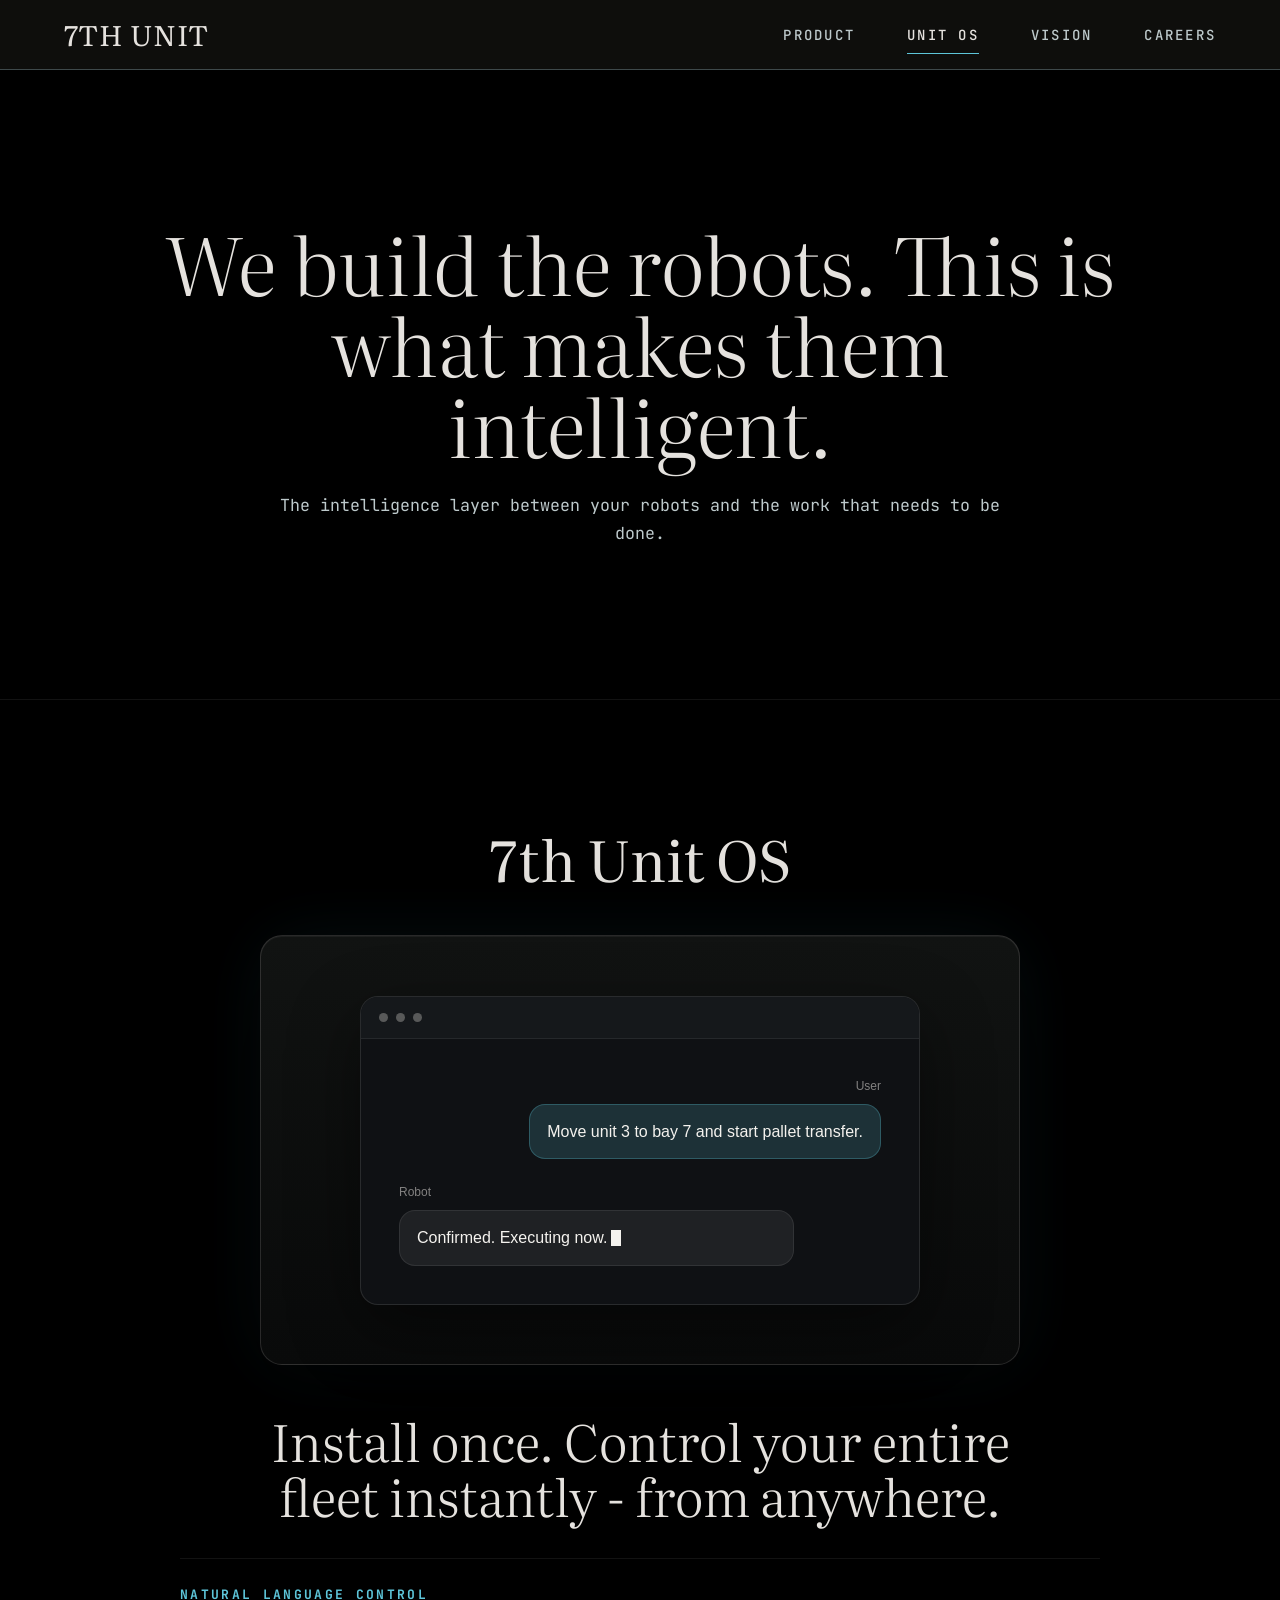
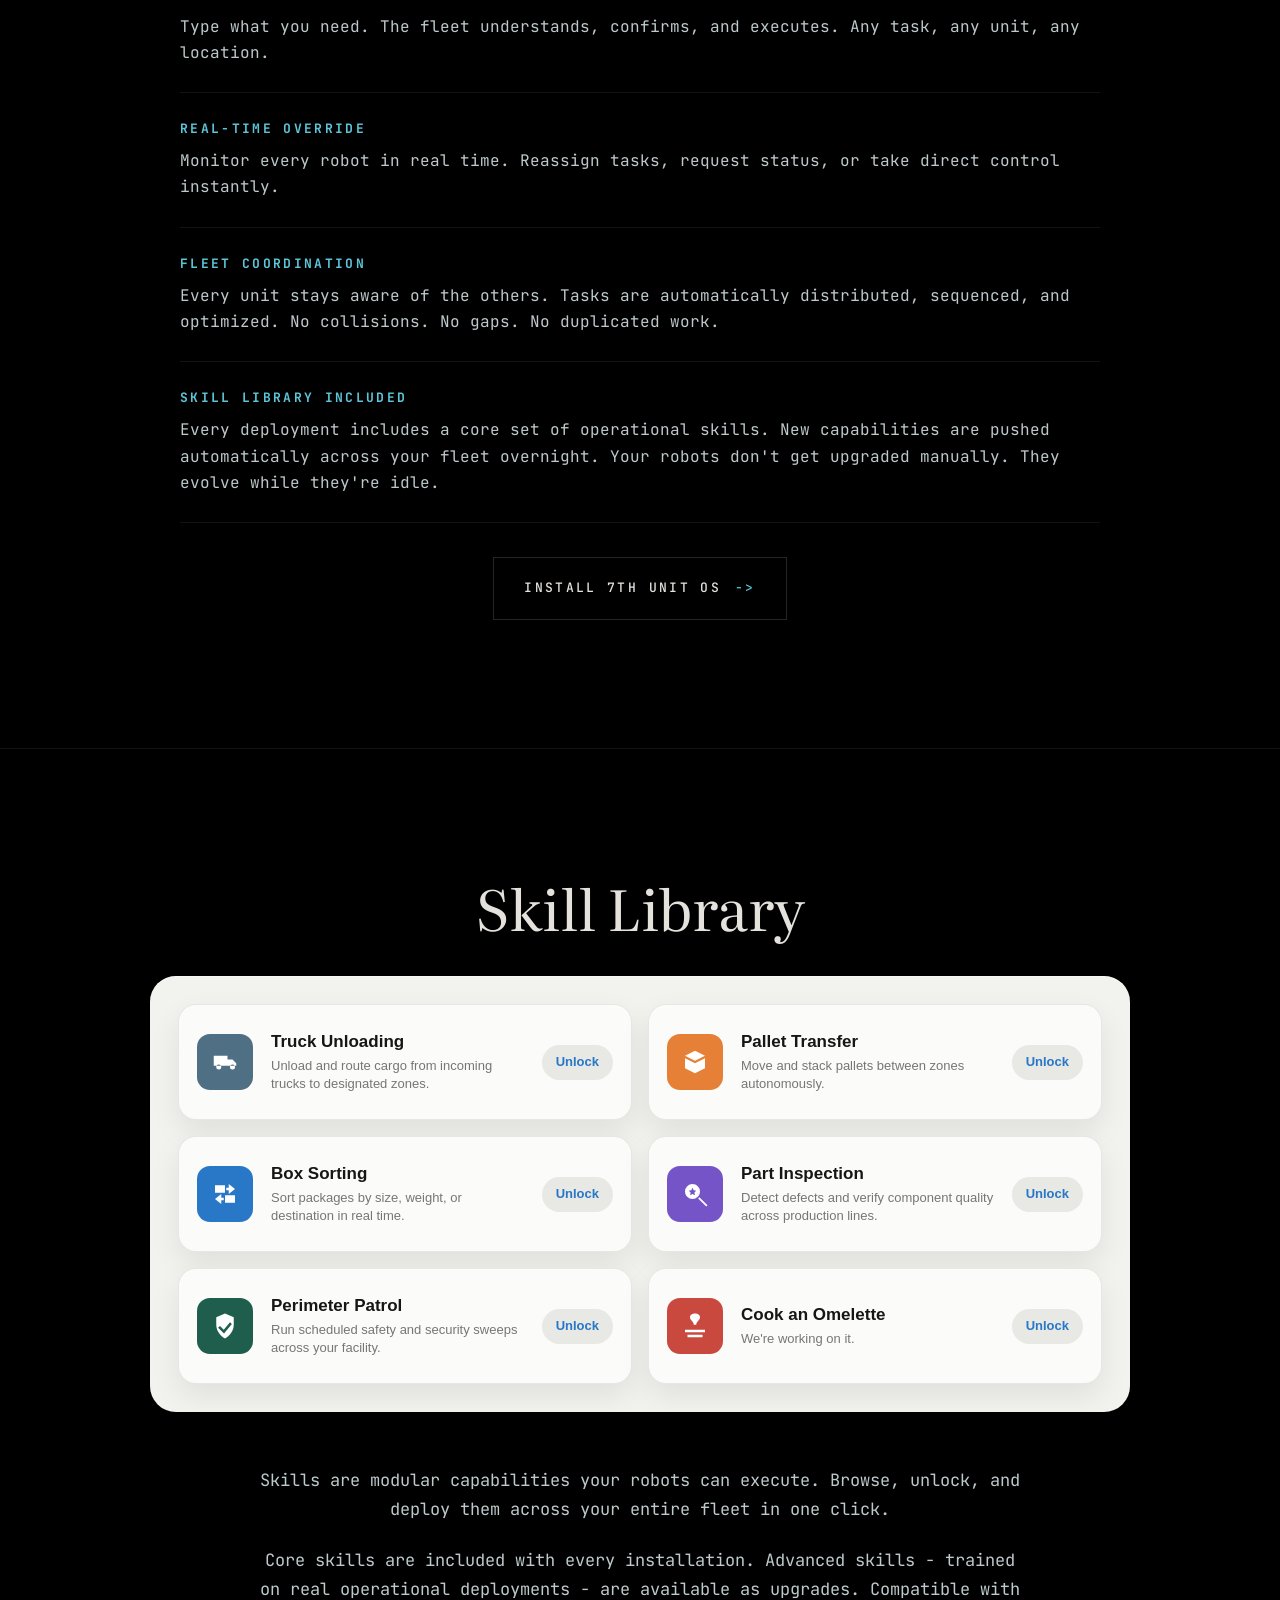
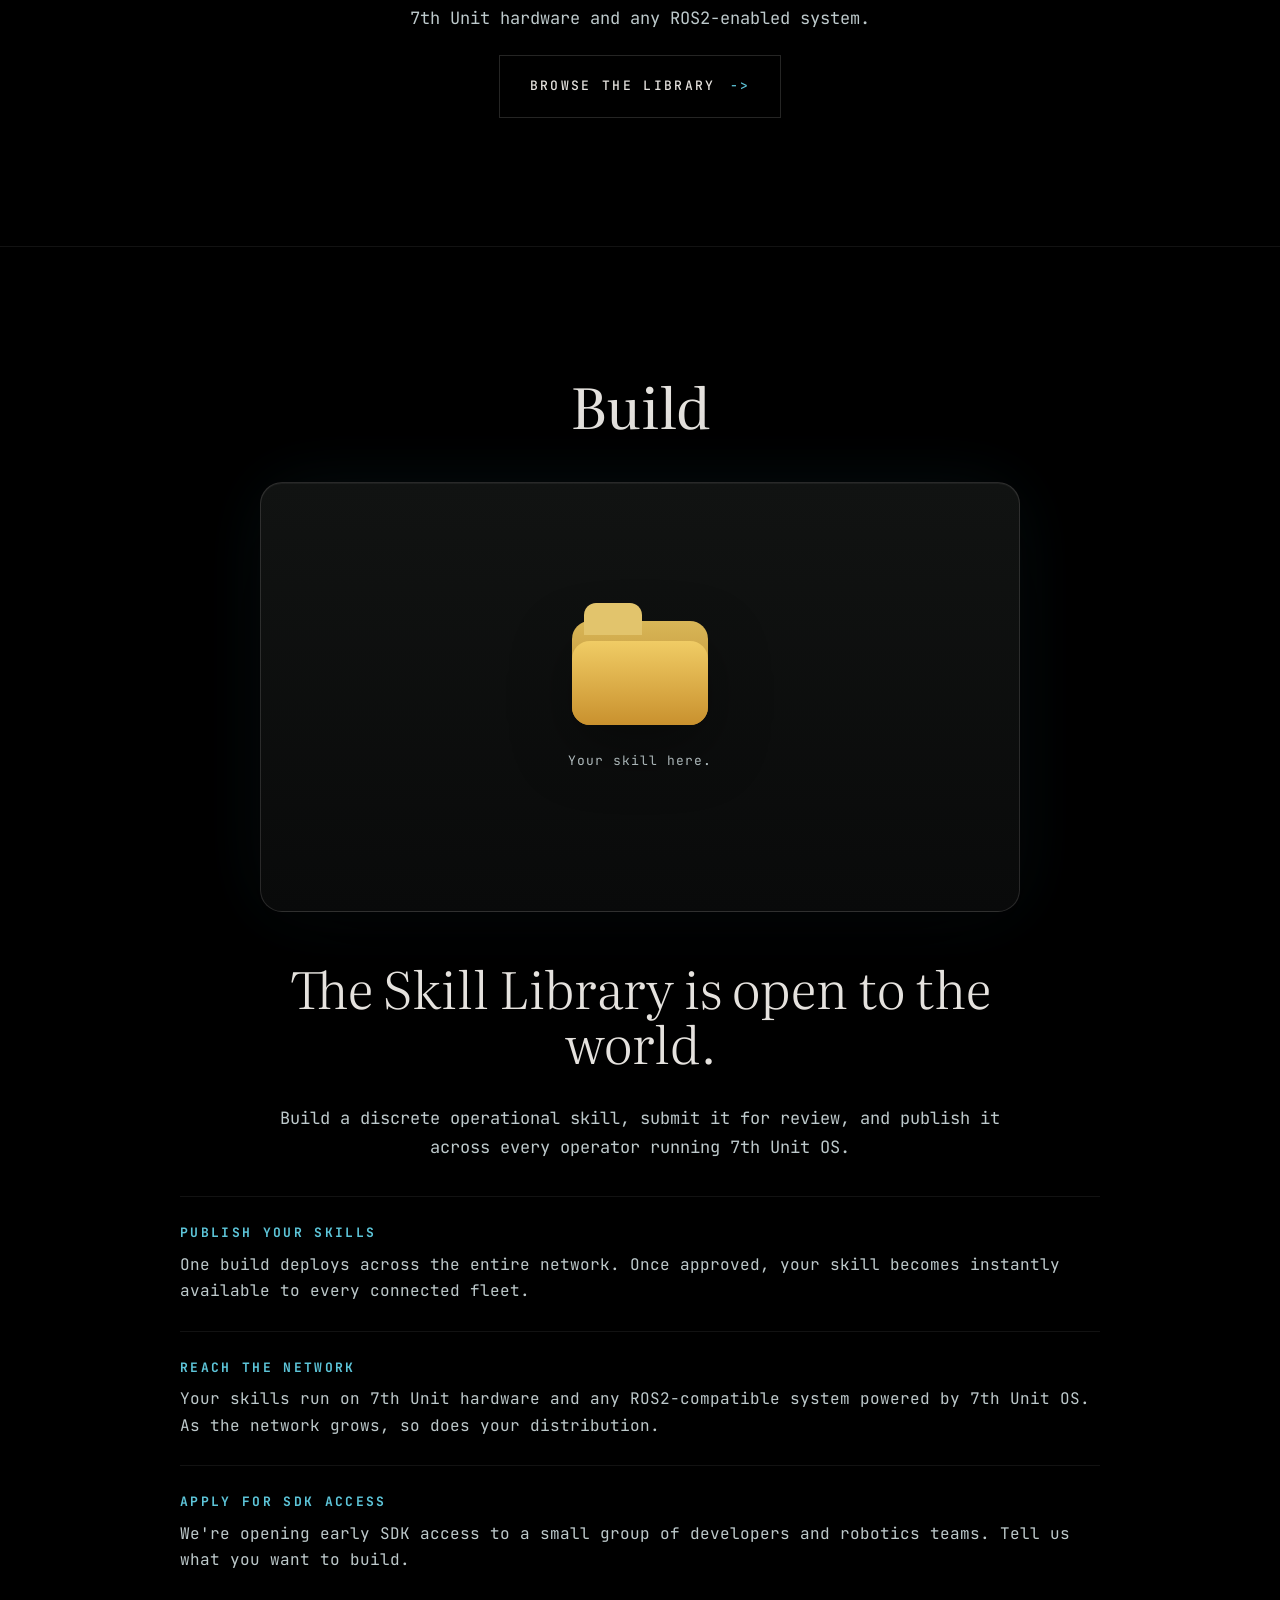
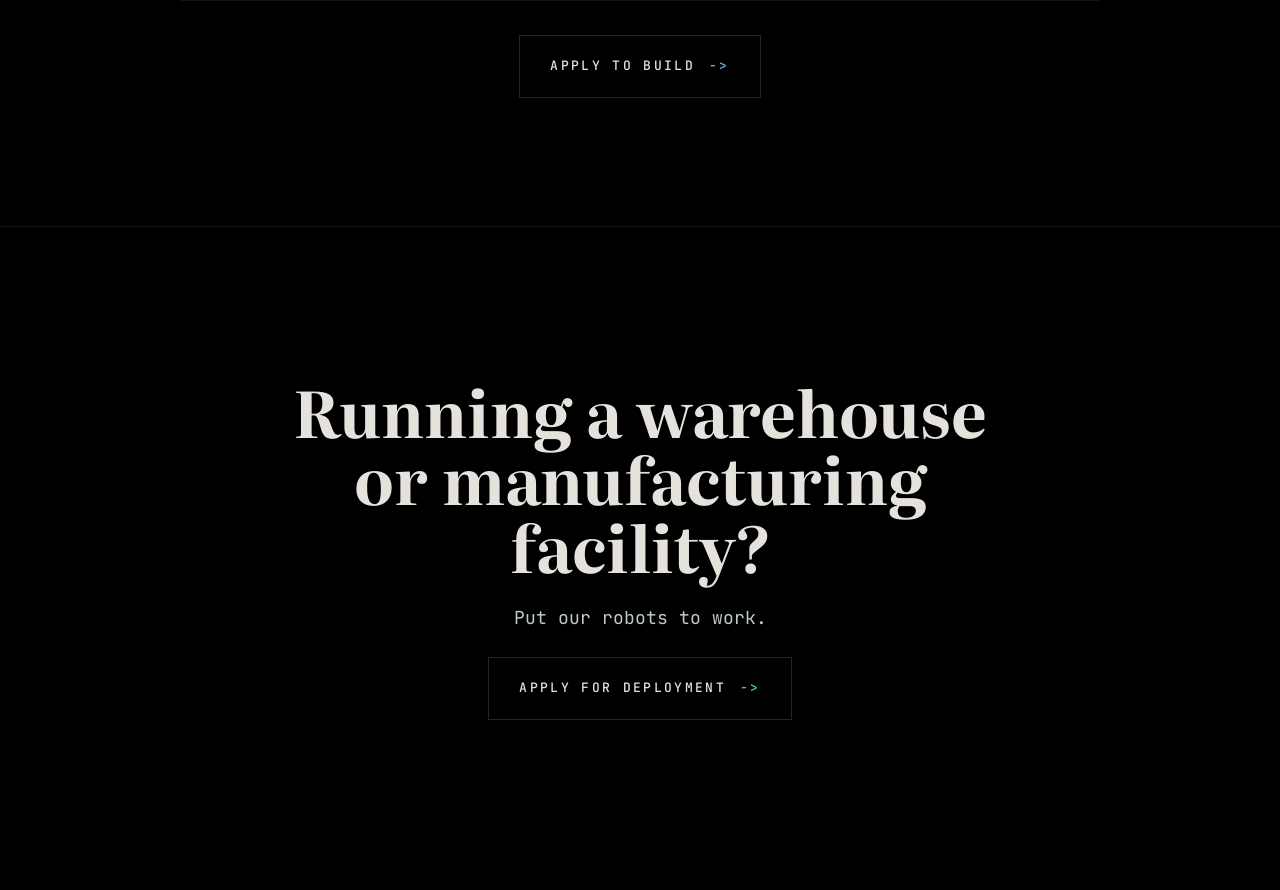
<file: os.html>
<!doctype html>
<html lang="en">
<head>
    <meta charset="utf-8">
    <meta name="viewport" content="width=device-width, initial-scale=1">
    <title>Unit OS - 7th Unit</title>
    <meta name="description" content="7th Unit OS is the intelligence layer between robots and the work that needs to be done.">
    <link rel="preconnect" href="https://fonts.googleapis.com">
    <link rel="preconnect" href="https://fonts.gstatic.com" crossorigin>
    <link href="https://fonts.googleapis.com/css2?family=JetBrains+Mono:wght@400;500&family=Literata:opsz,wght@7..72,300;400;500&display=swap" rel="stylesheet">
    <link rel="stylesheet" href="/assets/css/styles.css?v=20260524-os-final">
    <script src="/assets/js/main.js?v=20260524-os-final" defer></script>
</head>
<body>
    <header class="nav" aria-label="Primary navigation">
        <div class="nav__inner">
            <a class="nav__brand" href="/">7TH UNIT</a>
            <button class="nav__toggle" type="button" data-nav-toggle aria-label="Toggle navigation" aria-expanded="false">
                <span class="nav__toggle-bar"></span>
            </button>
            <nav class="nav__panel" data-nav-menu data-open="false">
                <ul class="nav__links">
                    <li><a class="nav__link" href="/product">Product</a></li>
                    <li><a class="nav__link" href="/os" aria-current="page">Unit OS</a></li>
                    <li><a class="nav__link" href="/vision">Vision</a></li>
                    <li><a class="nav__link" href="/careers">Careers</a></li>
                </ul>
            </nav>
        </div>
    </header>

    <main class="unit-os-page">
        <section class="unit-os-hero" aria-labelledby="unit-os-title">
            <div class="unit-os-hero__inner">
                <h1 id="unit-os-title">We build the robots. This is what makes them intelligent.</h1>
                <p>The intelligence layer between your robots and the work that needs to be done.</p>
            </div>
        </section>

        <section class="unit-os-section unit-os-section--centered" aria-labelledby="os-product-title">
            <p class="unit-os-kicker">7th Unit OS</p>
            <div class="os-product-card os-matched-card">
                <div class="os-chat-window" aria-label="7th Unit OS chat interface mockup">
                    <div class="os-chat-window__top">
                        <span></span>
                        <span></span>
                        <span></span>
                    </div>
                    <div class="os-chat-window__body">
                        <div class="os-chat-message os-chat-message--user">
                            <span>User</span>
                            <p>Move unit 3 to bay 7 and start pallet transfer.</p>
                        </div>
                        <div class="os-chat-message os-chat-message--robot">
                            <span>Robot</span>
                            <p>Confirmed. Executing now.<i class="cursor-blink"></i></p>
                        </div>
                    </div>
                </div>
            </div>

            <div class="os-product-copy">
                <h2>Install once. Control your entire fleet instantly - from anywhere.</h2>
                <div class="os-feature-list">
                    <article>
                        <h3>Natural Language Control</h3>
                        <p>Type what you need. The fleet understands, confirms, and executes. Any task, any unit, any location.</p>
                    </article>
                    <article>
                        <h3>Real-Time Override</h3>
                        <p>Monitor every robot in real time. Reassign tasks, request status, or take direct control instantly.</p>
                    </article>
                    <article>
                        <h3>Fleet Coordination</h3>
                        <p>Every unit stays aware of the others. Tasks are automatically distributed, sequenced, and optimized. No collisions. No gaps. No duplicated work.</p>
                    </article>
                    <article>
                        <h3>Skill Library Included</h3>
                        <p>Every deployment includes a core set of operational skills. New capabilities are pushed automatically across your fleet overnight. Your robots don't get upgraded manually. They evolve while they're idle.</p>
                    </article>
                </div>
                <button class="btn" type="button" data-waitlist-open="os-access">Install 7th Unit OS <span class="btn__arrow">-&gt;</span></button>
            </div>
        </section>

        <section class="unit-os-section" aria-labelledby="skill-library-title">
            <div class="unit-os-section__head">
                <p class="unit-os-kicker" id="skill-library-title">Skill Library</p>
            </div>
            <div class="skill-library-panel">
                <div class="skill-grid">
                    <button class="skill-card" type="button" data-terminal-skill="truck-unloading">
                        <span class="skill-icon skill-icon--steel" aria-hidden="true">
                            <svg viewBox="0 0 24 24"><path d="M3 7h11v8H3zM14 10h4l3 3v2h-7zM7 18a2 2 0 1 0 0-4 2 2 0 0 0 0 4zM18 18a2 2 0 1 0 0-4 2 2 0 0 0 0 4z"/></svg>
                        </span>
                        <span class="skill-card__copy">
                            <strong>Truck Unloading</strong>
                            <small>Unload and route cargo from incoming trucks to designated zones.</small>
                        </span>
                        <span class="skill-card__unlock">Unlock</span>
                    </button>
                    <button class="skill-card" type="button" data-terminal-skill="pallet-transfer">
                        <span class="skill-icon skill-icon--orange" aria-hidden="true">
                            <svg viewBox="0 0 24 24"><path d="M4 7l8-4 8 4-8 4zM4 9l8 4 8-4v8l-8 4-8-4z"/></svg>
                        </span>
                        <span class="skill-card__copy">
                            <strong>Pallet Transfer</strong>
                            <small>Move and stack pallets between zones autonomously.</small>
                        </span>
                        <span class="skill-card__unlock">Unlock</span>
                    </button>
                    <button class="skill-card" type="button" data-terminal-skill="box-sorting">
                        <span class="skill-icon skill-icon--blue" aria-hidden="true">
                            <svg viewBox="0 0 24 24"><path d="M4 5h8v6H4zM12 13h8v6h-8zM15 4l5 4-5 4V9h-2V7h2zM9 20l-5-4 5-4v3h2v2H9z"/></svg>
                        </span>
                        <span class="skill-card__copy">
                            <strong>Box Sorting</strong>
                            <small>Sort packages by size, weight, or destination in real time.</small>
                        </span>
                        <span class="skill-card__unlock">Unlock</span>
                    </button>
                    <button class="skill-card" type="button" data-terminal-skill="part-inspection">
                        <span class="skill-icon skill-icon--purple" aria-hidden="true">
                            <svg viewBox="0 0 24 24"><path d="M10 4a6 6 0 1 0 0 12 6 6 0 0 0 0-12zm0 3 1 2 2 .3-1.5 1.5.4 2.2-1.9-1-1.9 1 .4-2.2L7 9.3 9 9zM14.5 15.5 21 22l1-1-6.5-6.5z"/></svg>
                        </span>
                        <span class="skill-card__copy">
                            <strong>Part Inspection</strong>
                            <small>Detect defects and verify component quality across production lines.</small>
                        </span>
                        <span class="skill-card__unlock">Unlock</span>
                    </button>
                    <button class="skill-card" type="button" data-terminal-skill="perimeter-patrol">
                        <span class="skill-icon skill-icon--green" aria-hidden="true">
                            <svg viewBox="0 0 24 24"><path d="M12 2 5 5v6c0 5 3.5 9 7 11 3.5-2 7-6 7-11V5zM8 12l3 3 5-6 1.5 1.3L11.2 18 6.5 13.4z"/></svg>
                        </span>
                        <span class="skill-card__copy">
                            <strong>Perimeter Patrol</strong>
                            <small>Run scheduled safety and security sweeps across your facility.</small>
                        </span>
                        <span class="skill-card__unlock">Unlock</span>
                    </button>
                    <button class="skill-card" type="button" data-terminal-skill="cook-omelette">
                        <span class="skill-icon skill-icon--red" aria-hidden="true">
                            <svg viewBox="0 0 24 24"><path d="M8 5c0-2 2-3 4-3s4 1 4 3c0 1.4-.9 2.3-1.7 3.1-.7.8-1.3 1.5-1.3 2.9h-2c0-1.4-.6-2.1-1.3-2.9C8.9 7.3 8 6.4 8 5zM4 15h16v2H4zm2 4h12v2H6z"/></svg>
                        </span>
                        <span class="skill-card__copy">
                            <strong>Cook an Omelette</strong>
                            <small>We're working on it.</small>
                        </span>
                        <span class="skill-card__unlock">Unlock</span>
                    </button>
                </div>
            </div>
            <div class="skill-library-copy">
                <p>Skills are modular capabilities your robots can execute. Browse, unlock, and deploy them across your entire fleet in one click.</p>
                <p>Core skills are included with every installation. Advanced skills - trained on real operational deployments - are available as upgrades. Compatible with 7th Unit hardware and any ROS2-enabled system.</p>
                <button class="btn" type="button" data-waitlist-open="library-access">Browse the Library <span class="btn__arrow">-&gt;</span></button>
            </div>
        </section>

        <section class="unit-os-section unit-os-section--centered" aria-labelledby="build-title">
            <p class="unit-os-kicker" id="build-title">Build</p>
            <div class="build-card os-matched-card">
                <div class="folder-icon" aria-hidden="true">
                    <span></span>
                </div>
                <p>Your skill here.</p>
            </div>
            <div class="os-product-copy">
                <h2>The Skill Library is open to the world.</h2>
                <p>Build a discrete operational skill, submit it for review, and publish it across every operator running 7th Unit OS.</p>
                <div class="os-feature-list">
                    <article>
                        <h3>Publish Your Skills</h3>
                        <p>One build deploys across the entire network. Once approved, your skill becomes instantly available to every connected fleet.</p>
                    </article>
                    <article>
                        <h3>Reach the Network</h3>
                        <p>Your skills run on 7th Unit hardware and any ROS2-compatible system powered by 7th Unit OS. As the network grows, so does your distribution.</p>
                    </article>
                    <article>
                        <h3>Apply for SDK Access</h3>
                        <p>We're opening early SDK access to a small group of developers and robotics teams. Tell us what you want to build.</p>
                    </article>
                </div>
                <button class="btn" type="button" data-waitlist-open="sdk-access">Apply to Build <span class="btn__arrow">-&gt;</span></button>
            </div>
        </section>

        <section class="unit-os-closing">
            <div>
                <h2>Running a warehouse or manufacturing facility?</h2>
                <p>Put our robots to work.</p>
                <a class="btn" href="/product">Apply for Deployment <span class="btn__arrow">-&gt;</span></a>
            </div>
        </section>
    </main>

    <div class="terminal-modal" data-terminal-modal hidden>
        <div class="terminal-modal__backdrop" data-terminal-close></div>
        <div class="terminal-modal__window" role="dialog" aria-modal="true" aria-labelledby="terminal-modal-title">
            <button class="terminal-modal__close" type="button" data-terminal-close aria-label="Close terminal">Close</button>
            <pre><code id="terminal-modal-title" data-terminal-content></code><span class="terminal-cursor"></span></pre>
        </div>
    </div>

    <div class="waitlist-modal" data-waitlist-modal="os-access" hidden>
        <div class="waitlist-modal__backdrop" data-waitlist-close></div>
        <div class="waitlist-modal__panel" role="dialog" aria-modal="true" aria-labelledby="os-access-title">
            <button class="waitlist-modal__close" type="button" data-waitlist-close aria-label="Close popup">Close</button>
            <h2 id="os-access-title">Get Early Access to 7th Unit OS</h2>
            <p>We're onboarding a small number of operators for early deployment. Tell us about your operation.</p>
            <form class="form" data-formspree="https://formspree.io/f/xjgzorqq" data-success-message="Received. We will respond directly.">
                <input type="hidden" name="_subject" value="7th Unit OS early access">
                <input type="hidden" name="intent" value="Install 7th Unit OS">
                <label class="field"><span class="field__label">Name</span><input class="field__input" name="name" required><span class="field__error" data-error-for="name"></span></label>
                <label class="field"><span class="field__label">Email</span><input class="field__input" type="email" name="email" required><span class="field__error" data-error-for="email"></span></label>
                <label class="field"><span class="field__label">Company</span><input class="field__input" name="company" required><span class="field__error" data-error-for="company"></span></label>
                <label class="field">
                    <span class="field__label">Fleet size</span>
                    <select class="field__input" name="fleet_size" required>
                        <option value="">Select fleet size</option>
                        <option>1-5 units</option>
                        <option>6-20 units</option>
                        <option>20+ units</option>
                    </select>
                    <span class="field__error" data-error-for="fleet_size"></span>
                </label>
                <div class="form__actions"><p class="form__status" data-status></p><button class="btn" type="submit">Submit <span class="btn__arrow">-&gt;</span></button></div>
            </form>
        </div>
    </div>

    <div class="waitlist-modal" data-waitlist-modal="library-access" hidden>
        <div class="waitlist-modal__backdrop" data-waitlist-close></div>
        <div class="waitlist-modal__panel" role="dialog" aria-modal="true" aria-labelledby="library-access-title">
            <button class="waitlist-modal__close" type="button" data-waitlist-close aria-label="Close popup">Close</button>
            <h2 id="library-access-title">Join the Skill Library Waitlist</h2>
            <p>Skills are rolling out to early operators first. Reserve your spot.</p>
            <form class="form" data-formspree="https://formspree.io/f/xjgzorqq" data-success-message="Received. We will respond directly.">
                <input type="hidden" name="_subject" value="7th Unit Skill Library waitlist">
                <input type="hidden" name="intent" value="Browse Skill Library">
                <label class="field"><span class="field__label">Name</span><input class="field__input" name="name" required><span class="field__error" data-error-for="name"></span></label>
                <label class="field"><span class="field__label">Email</span><input class="field__input" type="email" name="email" required><span class="field__error" data-error-for="email"></span></label>
                <label class="field"><span class="field__label">Robot hardware</span><input class="field__input" name="robot_hardware" placeholder="What robot are you running?" required><span class="field__error" data-error-for="robot_hardware"></span></label>
                <div class="form__actions"><p class="form__status" data-status></p><button class="btn" type="submit">Submit <span class="btn__arrow">-&gt;</span></button></div>
            </form>
        </div>
    </div>

    <div class="waitlist-modal" data-waitlist-modal="sdk-access" hidden>
        <div class="waitlist-modal__backdrop" data-waitlist-close></div>
        <div class="waitlist-modal__panel" role="dialog" aria-modal="true" aria-labelledby="sdk-access-title">
            <button class="waitlist-modal__close" type="button" data-waitlist-close aria-label="Close popup">Close</button>
            <h2 id="sdk-access-title">Apply for SDK Access</h2>
            <p>We're working with a small group of developers to build the first skills on the network. Tell us what you want to build.</p>
            <form class="form" data-formspree="https://formspree.io/f/xjgzorqq" data-success-message="Received. We will respond directly.">
                <input type="hidden" name="_subject" value="7th Unit SDK access application">
                <input type="hidden" name="intent" value="Apply to Build">
                <label class="field"><span class="field__label">Name</span><input class="field__input" name="name" required><span class="field__error" data-error-for="name"></span></label>
                <label class="field"><span class="field__label">Email</span><input class="field__input" type="email" name="email" required><span class="field__error" data-error-for="email"></span></label>
                <label class="field"><span class="field__label">What do you want to build?</span><textarea class="field__textarea" name="build_idea" required></textarea><span class="field__error" data-error-for="build_idea"></span></label>
                <div class="form__actions"><p class="form__status" data-status></p><button class="btn" type="submit">Apply <span class="btn__arrow">-&gt;</span></button></div>
            </form>
        </div>
    </div>
</body>
</html>
</file>
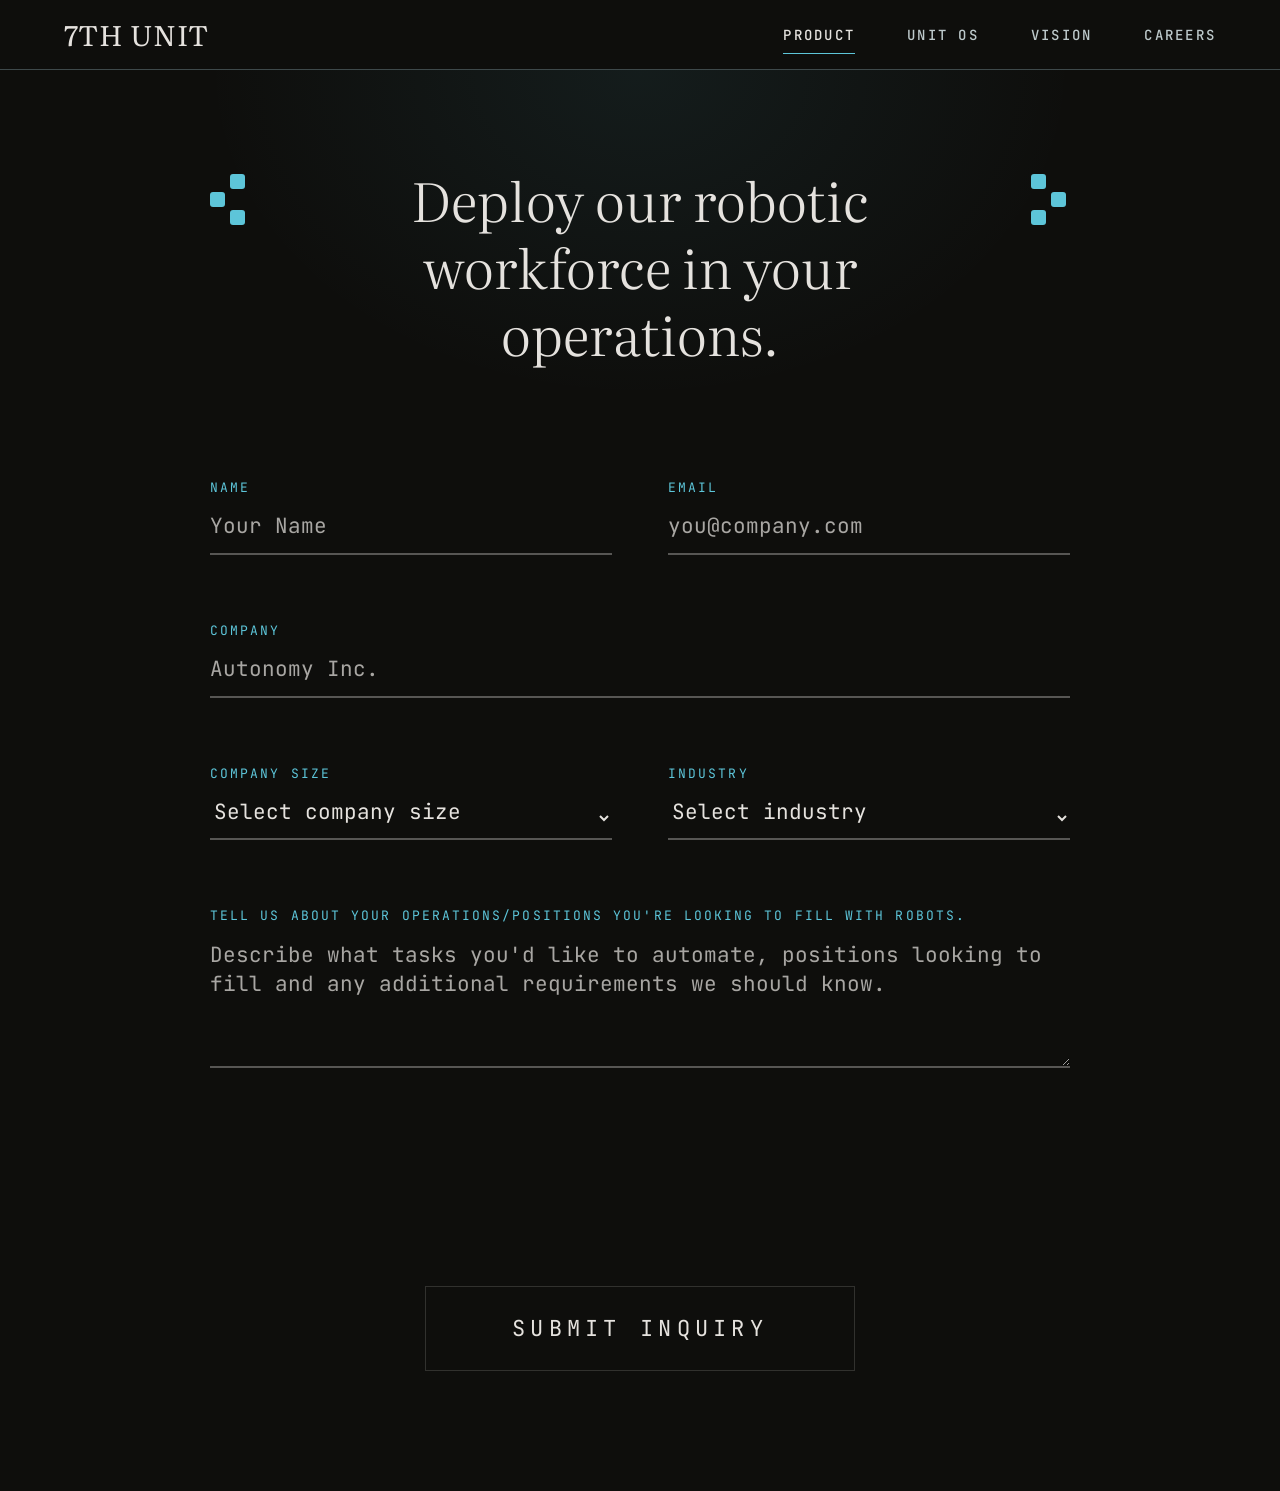
<file: product.html>
<!doctype html>
<html lang="en">
<head>
    <meta charset="utf-8">
    <meta name="viewport" content="width=device-width, initial-scale=1">
    <title>Product - 7th Unit</title>
    <meta name="description" content="Request early access to deploy 7th Unit robots in your operation.">
    <link rel="preconnect" href="https://fonts.googleapis.com">
    <link rel="preconnect" href="https://fonts.gstatic.com" crossorigin>
    <link href="https://fonts.googleapis.com/css2?family=JetBrains+Mono:wght@400;500&family=Literata:opsz,wght@7..72,300;400;500&display=swap" rel="stylesheet">
    <link rel="stylesheet" href="/assets/css/styles.css?v=20260522-pages">
    <script src="/assets/js/main.js?v=20260522-pages" defer></script>
</head>
<body>
    <header class="nav" aria-label="Primary navigation">
        <div class="nav__inner">
            <a class="nav__brand" href="/">7TH UNIT</a>
            <button class="nav__toggle" type="button" data-nav-toggle aria-label="Toggle navigation" aria-expanded="false">
                <span class="nav__toggle-bar"></span>
            </button>
            <nav class="nav__panel" data-nav-menu data-open="false">
                <ul class="nav__links">
                    <li><a class="nav__link" href="/product" aria-current="page">Product</a></li>
                    <li><a class="nav__link" href="/os">Unit OS</a></li>
                    <li><a class="nav__link" href="/vision">Vision</a></li>
                    <li><a class="nav__link" href="/careers">Careers</a></li>
                </ul>
            </nav>
        </div>
    </header>

    <main>
        <section class="lead-form-page lead-form-page--brand" aria-labelledby="product-title">
            <div class="lead-form-page__inner">
                <div class="lead-form-page__mark-row" aria-hidden="true">
                    <span class="pixel-mark"></span>
                    <h1 id="product-title">Deploy our robotic workforce in your operations.</h1>
                    <span class="pixel-mark pixel-mark--right"></span>
                </div>

                <form class="lead-form" data-formspree="https://formspree.io/f/xvzleeyw" data-success-message="Received. We will respond directly.">
                    <input type="hidden" name="_subject" value="7th Unit early access inquiry">
                    <div class="lead-form__row lead-form__row--2col">
                        <label class="lead-field">
                            <span class="lead-field__label">Name</span>
                            <input class="lead-field__input" name="name" autocomplete="name" placeholder="Your Name" required>
                            <span class="field__error" data-error-for="name"></span>
                        </label>
                        <label class="lead-field">
                            <span class="lead-field__label">Email</span>
                            <input class="lead-field__input" type="email" name="email" autocomplete="email" placeholder="you@company.com" required>
                            <span class="field__error" data-error-for="email"></span>
                        </label>
                    </div>
                    <label class="lead-field">
                        <span class="lead-field__label">Company</span>
                        <input class="lead-field__input" name="company" autocomplete="organization" placeholder="Autonomy Inc." required>
                        <span class="field__error" data-error-for="company"></span>
                    </label>
                    <div class="lead-form__row lead-form__row--2col">
                        <label class="lead-field">
                            <span class="lead-field__label">Company Size</span>
                            <select class="lead-field__input lead-field__select" name="company_size" required>
                                <option value="">Select company size</option>
                                <option>1-10</option>
                                <option>11-50</option>
                                <option>51-200</option>
                                <option>201-1,000</option>
                                <option>1,001-5,000</option>
                                <option>5,000+</option>
                            </select>
                            <span class="field__error" data-error-for="company_size"></span>
                        </label>
                        <label class="lead-field">
                            <span class="lead-field__label">Industry</span>
                            <select class="lead-field__input lead-field__select" name="industry" required>
                                <option value="">Select industry</option>
                                <option>Warehousing</option>
                                <option>Logistics</option>
                                <option>Manufacturing</option>
                                <option>Retail operations</option>
                                <option>Food production</option>
                                <option>Other industrial operations</option>
                            </select>
                            <span class="field__error" data-error-for="industry"></span>
                        </label>
                    </div>
                    <label class="lead-field">
                        <span class="lead-field__label">Tell us about your operations/positions you're looking to fill with robots.</span>
                        <textarea class="lead-field__input lead-field__textarea" name="operations" placeholder="Describe what tasks you'd like to automate, positions looking to fill and any additional requirements we should know." required></textarea>
                        <span class="field__error" data-error-for="operations"></span>
                    </label>
                    <div class="lead-form__actions">
                        <p class="form__status lead-form__status" data-status></p>
                        <button class="lead-form__submit" type="submit">Submit Inquiry</button>
                    </div>
                </form>
            </div>
        </section>
    </main>
</body>
</html>
</file>
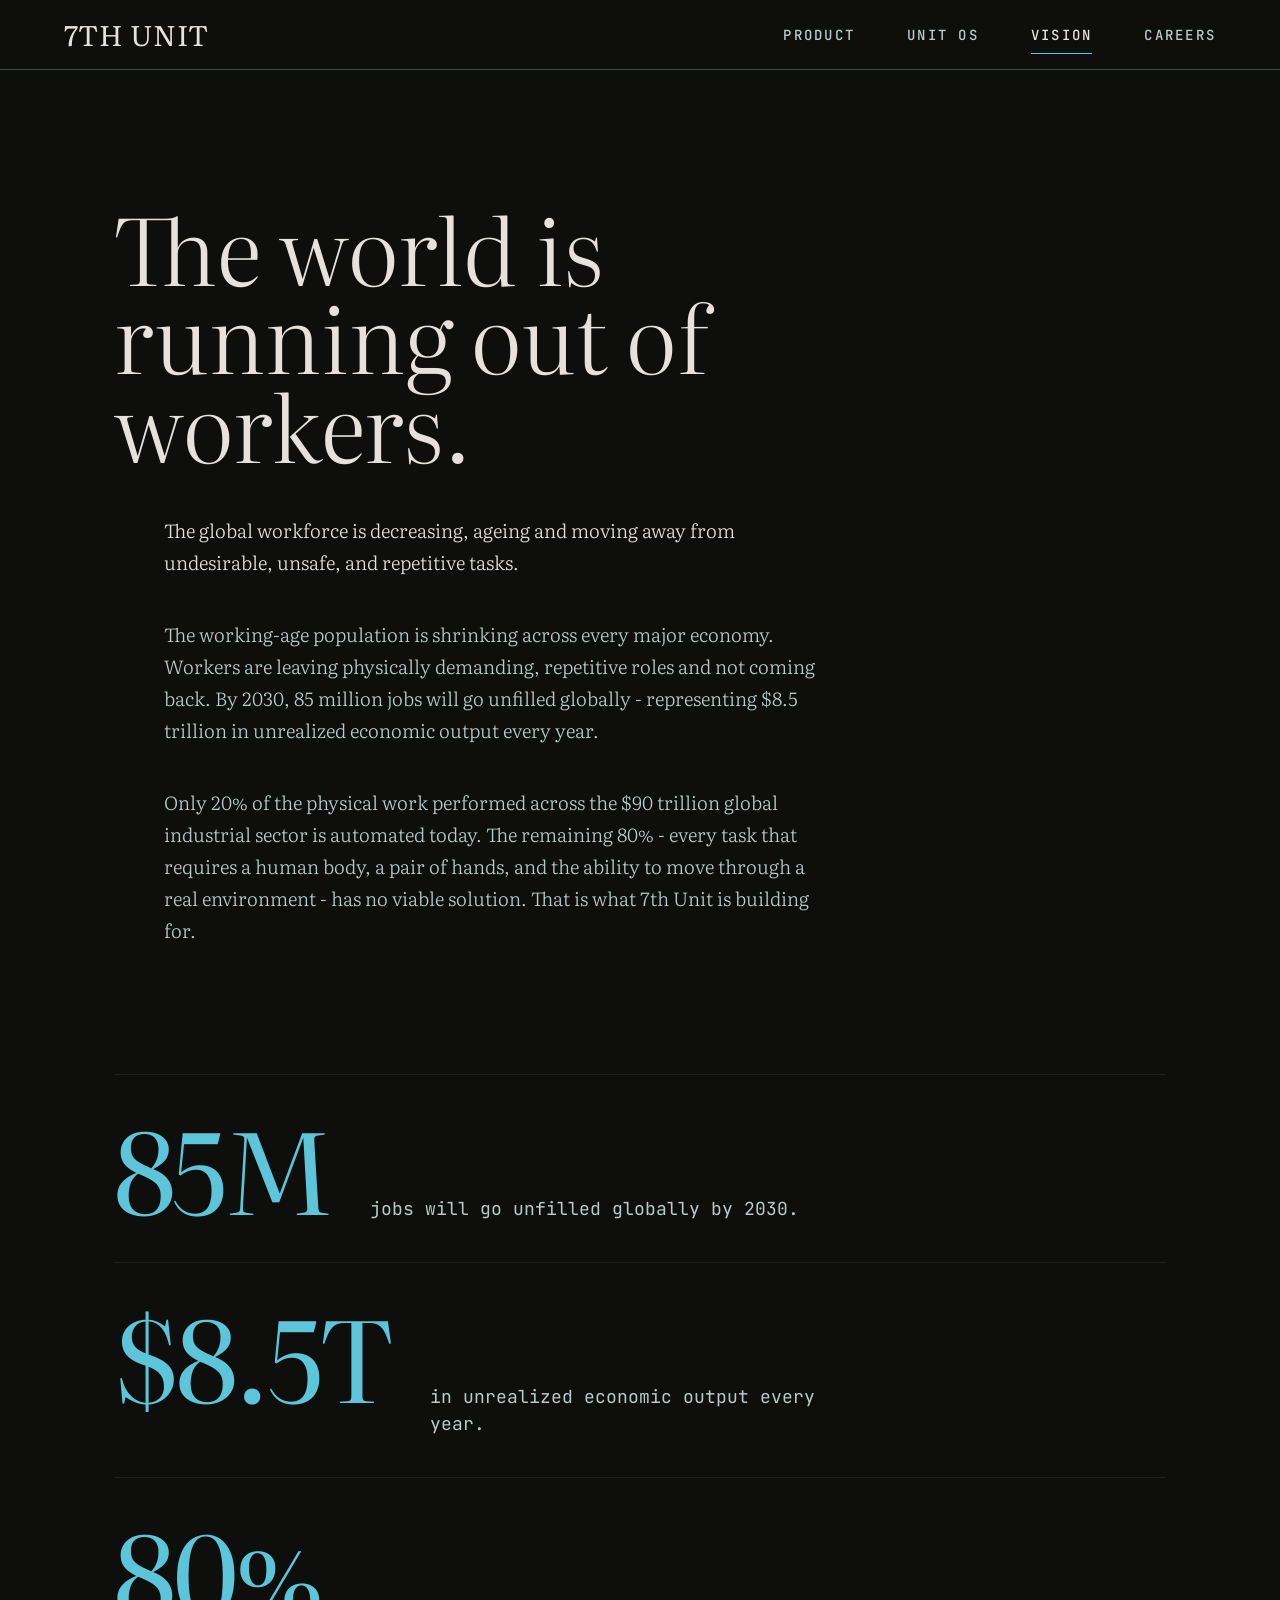
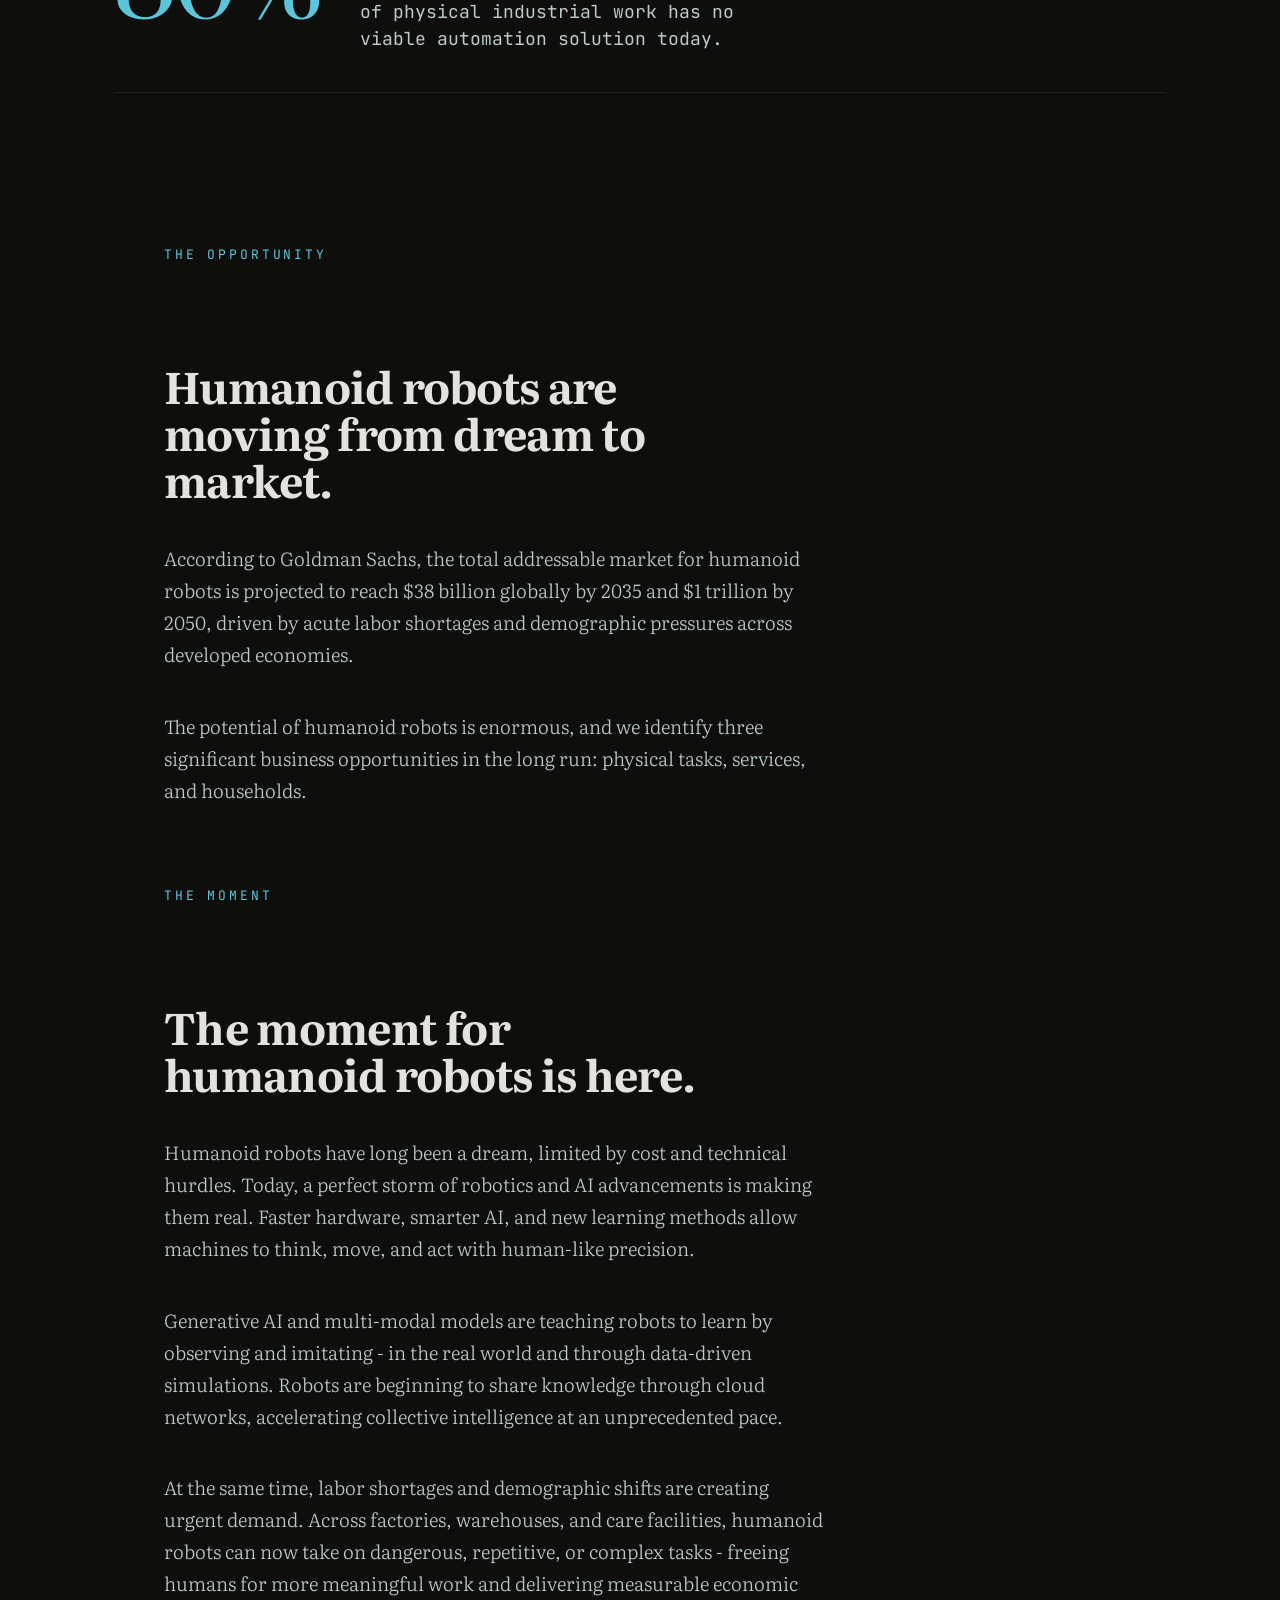
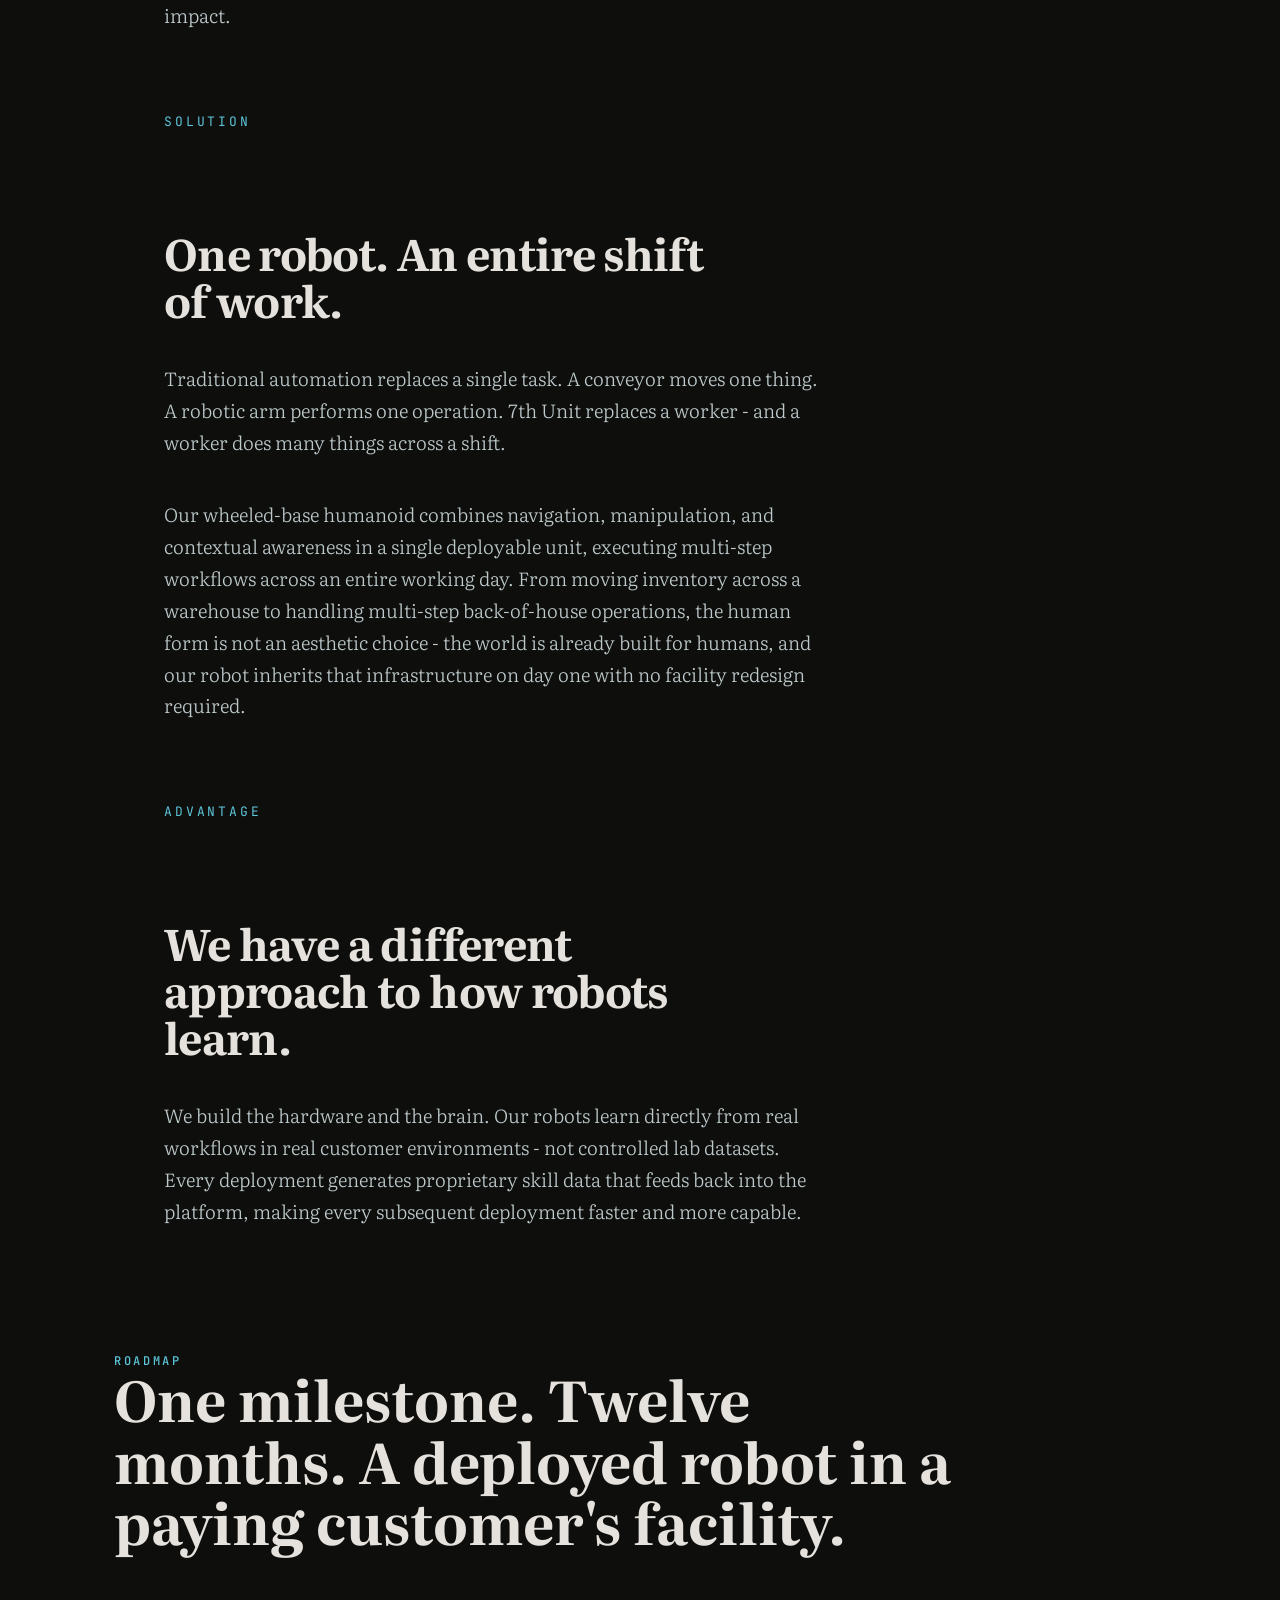
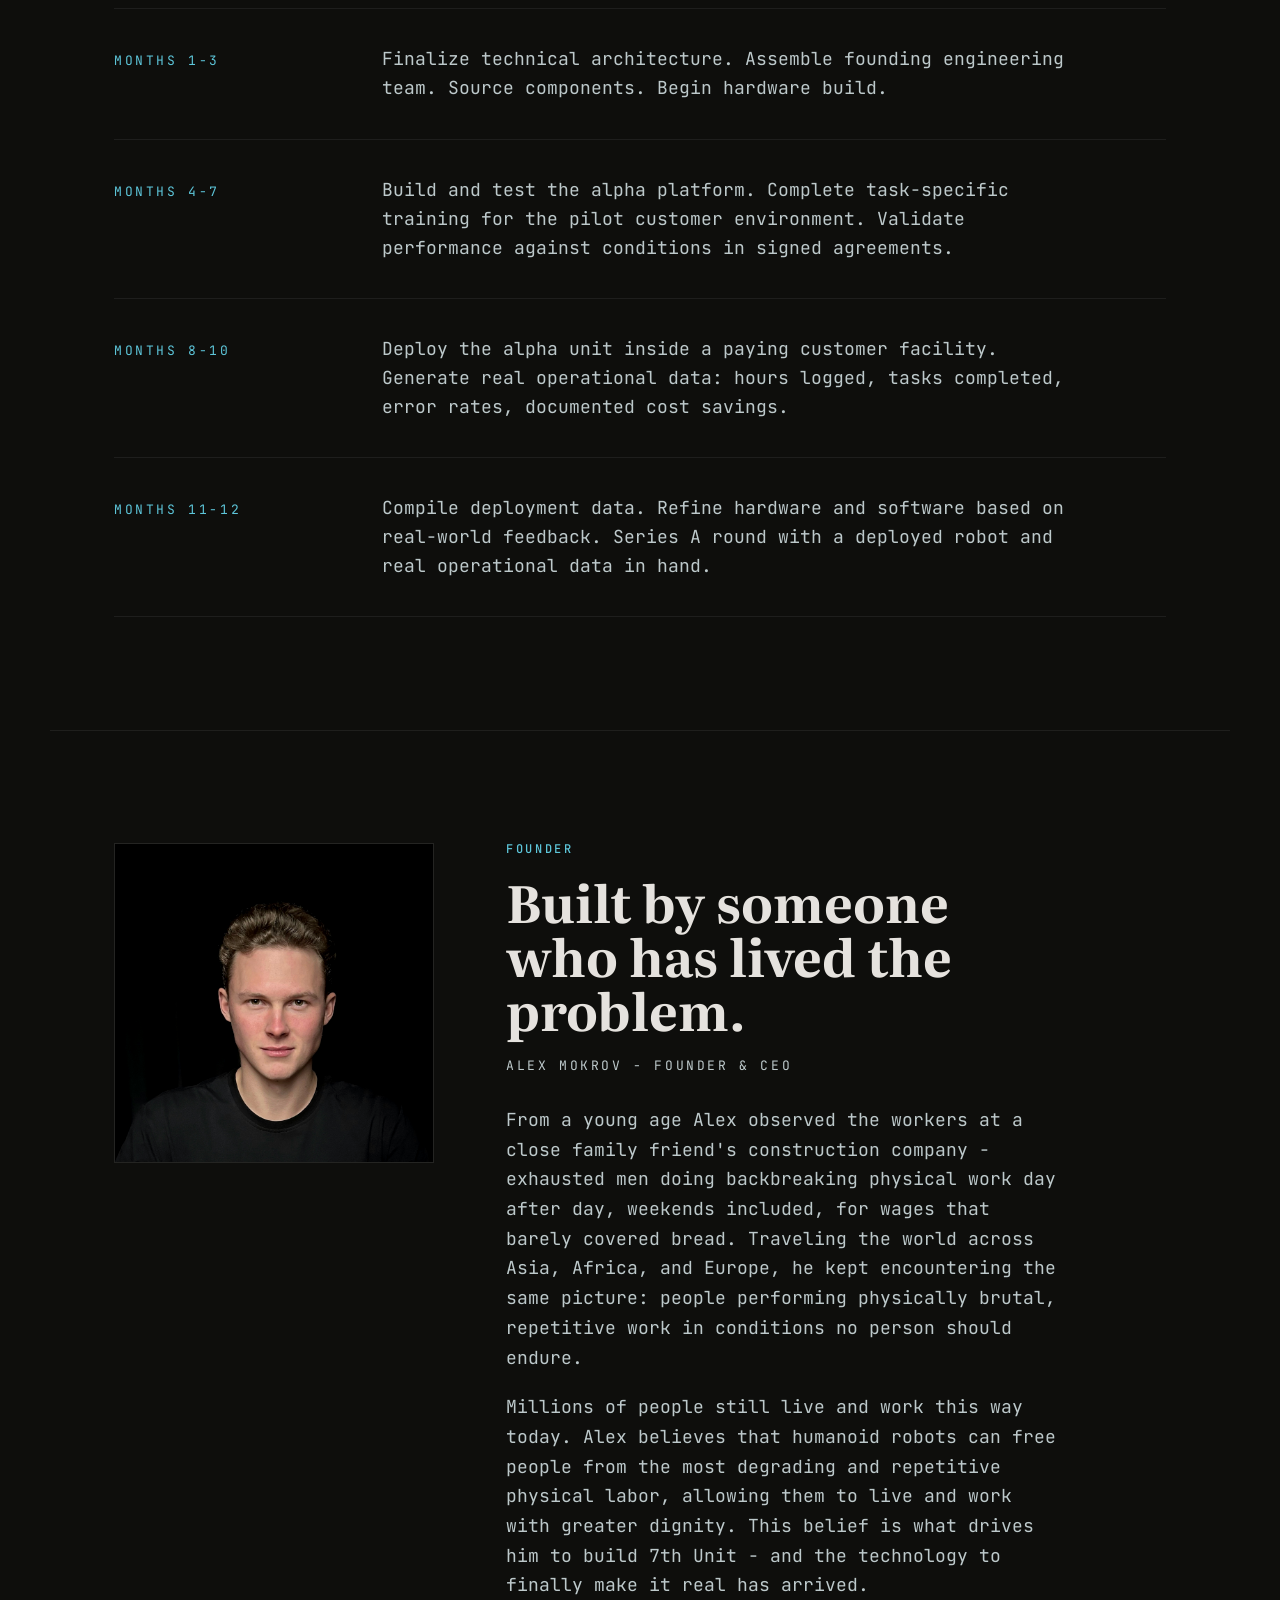
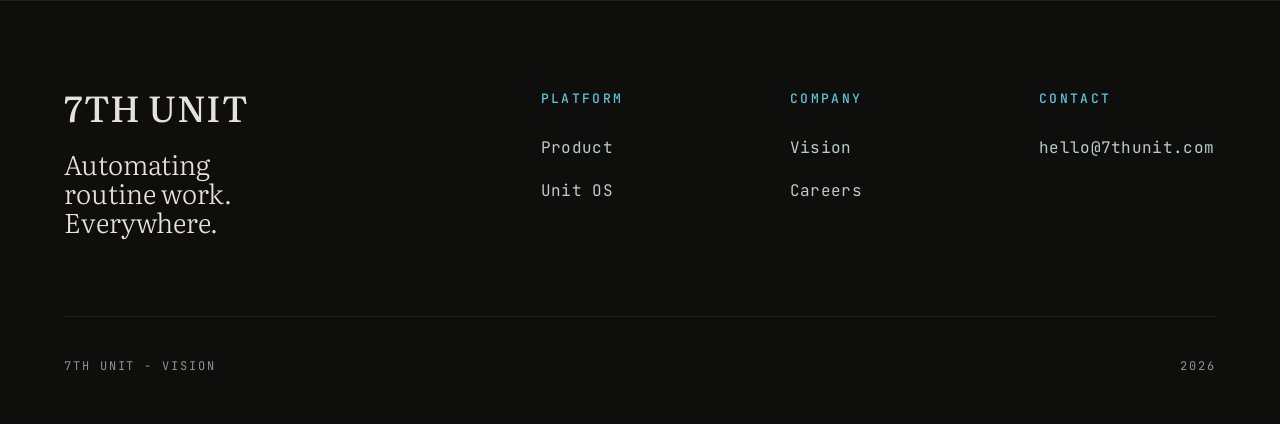
<file: vision.html>
<!doctype html>
<html lang="en">
<head>
    <meta charset="utf-8">
    <meta name="viewport" content="width=device-width, initial-scale=1">
    <title>Vision - 7th Unit</title>
    <meta name="description" content="7th Unit is building humanoid robots for the labor shortage in industrial work.">
    <link rel="preconnect" href="https://fonts.googleapis.com">
    <link rel="preconnect" href="https://fonts.gstatic.com" crossorigin>
    <link href="https://fonts.googleapis.com/css2?family=JetBrains+Mono:wght@400;500&family=Literata:ital,opsz,wght@0,7..72,300;0,7..72,400;0,7..72,500;1,7..72,300&display=swap" rel="stylesheet">
    <link rel="stylesheet" href="/assets/css/styles.css?v=20260522-pages">
    <script src="/assets/js/main.js?v=20260522-pages" defer></script>
</head>
<body>
    <header class="nav" aria-label="Primary navigation">
        <div class="nav__inner">
            <a class="nav__brand" href="/">7TH UNIT</a>
            <button class="nav__toggle" type="button" data-nav-toggle aria-label="Toggle navigation" aria-expanded="false">
                <span class="nav__toggle-bar"></span>
            </button>
            <nav class="nav__panel" data-nav-menu data-open="false">
                <ul class="nav__links">
                    <li><a class="nav__link" href="/product">Product</a></li>
                    <li><a class="nav__link" href="/os">Unit OS</a></li>
                    <li><a class="nav__link" href="/vision" aria-current="page">Vision</a></li>
                    <li><a class="nav__link" href="/careers">Careers</a></li>
                </ul>
            </nav>
        </div>
    </header>

    <main>
        <section class="about-hero">
            <div class="about-hero__inner">
                <h1 class="about-hero__display display fade-up" data-revealed="true">The world is running out of workers.</h1>
            </div>
        </section>

        <section class="about-prose">
            <p class="fade-up" data-revealed="true">The global workforce is decreasing, ageing and moving away from undesirable, unsafe, and repetitive tasks.</p>
            <p class="muted fade-up">The working-age population is shrinking across every major economy. Workers are leaving physically demanding, repetitive roles and not coming back. By 2030, 85 million jobs will go unfilled globally - representing $8.5 trillion in unrealized economic output every year.</p>
            <p class="muted fade-up">Only 20% of the physical work performed across the $90 trillion global industrial sector is automated today. The remaining 80% - every task that requires a human body, a pair of hands, and the ability to move through a real environment - has no viable solution. That is what 7th Unit is building for.</p>
        </section>

        <section class="about-stats" aria-label="Labor shortage statistics">
            <div class="stat fade-up">
                <div class="stat__figure">85M</div>
                <p class="stat__caption">jobs will go unfilled globally by 2030.</p>
            </div>
            <div class="stat fade-up">
                <div class="stat__figure">$8.5T</div>
                <p class="stat__caption">in unrealized economic output every year.</p>
            </div>
            <div class="stat fade-up">
                <div class="stat__figure">80%</div>
                <p class="stat__caption">of physical industrial work has no viable automation solution today.</p>
            </div>
        </section>

        <section class="about-prose">
            <div class="about-prose__eyebrow fade-up">The opportunity</div>
            <h2 class="about-prose__h2 fade-up">Humanoid robots are moving from dream to market.</h2>
            <p class="muted fade-up">According to Goldman Sachs, the total addressable market for humanoid robots is projected to reach $38 billion globally by 2035 and $1 trillion by 2050, driven by acute labor shortages and demographic pressures across developed economies.</p>
            <p class="muted fade-up">The potential of humanoid robots is enormous, and we identify three significant business opportunities in the long run: physical tasks, services, and households.</p>

            <div class="about-prose__eyebrow fade-up">The moment</div>
            <h2 class="about-prose__h2 fade-up">The moment for humanoid robots is here.</h2>
            <p class="muted fade-up">Humanoid robots have long been a dream, limited by cost and technical hurdles. Today, a perfect storm of robotics and AI advancements is making them real. Faster hardware, smarter AI, and new learning methods allow machines to think, move, and act with human-like precision.</p>
            <p class="muted fade-up">Generative AI and multi-modal models are teaching robots to learn by observing and imitating - in the real world and through data-driven simulations. Robots are beginning to share knowledge through cloud networks, accelerating collective intelligence at an unprecedented pace.</p>
            <p class="muted fade-up">At the same time, labor shortages and demographic shifts are creating urgent demand. Across factories, warehouses, and care facilities, humanoid robots can now take on dangerous, repetitive, or complex tasks - freeing humans for more meaningful work and delivering measurable economic impact.</p>

            <div class="about-prose__eyebrow fade-up">Solution</div>
            <h2 class="about-prose__h2 fade-up">One robot. An entire shift of work.</h2>
            <p class="muted fade-up">Traditional automation replaces a single task. A conveyor moves one thing. A robotic arm performs one operation. 7th Unit replaces a worker - and a worker does many things across a shift.</p>
            <p class="muted fade-up">Our wheeled-base humanoid combines navigation, manipulation, and contextual awareness in a single deployable unit, executing multi-step workflows across an entire working day. From moving inventory across a warehouse to handling multi-step back-of-house operations, the human form is not an aesthetic choice - the world is already built for humans, and our robot inherits that infrastructure on day one with no facility redesign required.</p>

            <div class="about-prose__eyebrow fade-up">Advantage</div>
            <h2 class="about-prose__h2 fade-up">We have a different approach to how robots learn.</h2>
            <p class="muted fade-up">We build the hardware and the brain. Our robots learn directly from real workflows in real customer environments - not controlled lab datasets. Every deployment generates proprietary skill data that feeds back into the platform, making every subsequent deployment faster and more capable.</p>
        </section>

        <section class="about-roadmap">
            <p class="eyebrow eyebrow--accent fade-up">Roadmap</p>
            <h2 class="about-roadmap__title fade-up">One milestone. Twelve months. A deployed robot in a paying customer's facility.</h2>
            <div class="about-roadmap__list">
                <article class="milestone fade-up">
                    <div class="milestone__phase">Months 1-3</div>
                    <p class="milestone__body">Finalize technical architecture. Assemble founding engineering team. Source components. Begin hardware build.</p>
                </article>
                <article class="milestone fade-up">
                    <div class="milestone__phase">Months 4-7</div>
                    <p class="milestone__body">Build and test the alpha platform. Complete task-specific training for the pilot customer environment. Validate performance against conditions in signed agreements.</p>
                </article>
                <article class="milestone fade-up">
                    <div class="milestone__phase">Months 8-10</div>
                    <p class="milestone__body">Deploy the alpha unit inside a paying customer facility. Generate real operational data: hours logged, tasks completed, error rates, documented cost savings.</p>
                </article>
                <article class="milestone fade-up">
                    <div class="milestone__phase">Months 11-12</div>
                    <p class="milestone__body">Compile deployment data. Refine hardware and software based on real-world feedback. Series A round with a deployed robot and real operational data in hand.</p>
                </article>
            </div>
        </section>

        <section class="founder">
            <div class="founder__portrait fade-up">
                <img src="/assets/images/alex.jpg" alt="Alex Mokrov, Founder and CEO of 7th Unit">
            </div>
            <div class="founder__body fade-up">
                <p class="eyebrow eyebrow--accent">Founder</p>
                <h2 class="founder__name">Built by someone who has lived the problem.</h2>
                <p class="founder__role">Alex Mokrov - Founder &amp; CEO</p>
                <p class="founder__bio">From a young age Alex observed the workers at a close family friend's construction company - exhausted men doing backbreaking physical work day after day, weekends included, for wages that barely covered bread. Traveling the world across Asia, Africa, and Europe, he kept encountering the same picture: people performing physically brutal, repetitive work in conditions no person should endure.</p>
                <p class="founder__bio">Millions of people still live and work this way today. Alex believes that humanoid robots can free people from the most degrading and repetitive physical labor, allowing them to live and work with greater dignity. This belief is what drives him to build 7th Unit - and the technology to finally make it real has arrived.</p>
            </div>
        </section>
    </main>

    <footer class="footer">
        <div class="footer__inner">
            <div class="footer__main">
                <div>
                    <div class="footer__brand">7TH UNIT</div>
                    <p class="footer__tag">Automating routine work. Everywhere.</p>
                </div>
                <div>
                    <h2 class="footer__col-title">Platform</h2>
                    <ul class="footer__list">
                        <li><a class="footer__link" href="/product">Product</a></li>
                        <li><a class="footer__link" href="/os">Unit OS</a></li>
                    </ul>
                </div>
                <div>
                    <h2 class="footer__col-title">Company</h2>
                    <ul class="footer__list">
                        <li><a class="footer__link" href="/vision">Vision</a></li>
                        <li><a class="footer__link" href="/careers">Careers</a></li>
                    </ul>
                </div>
                <div>
                    <h2 class="footer__col-title">Contact</h2>
                    <ul class="footer__list">
                        <li><a class="footer__link" href="mailto:hello@7thunit.com">hello@7thunit.com</a></li>
                    </ul>
                </div>
            </div>
            <div class="footer__base">
                <span>7th Unit - Vision</span>
                <span>2026</span>
            </div>
        </div>
    </footer>
</body>
</html>
</file>
<file: assets/css/styles.css>
/* ==========================================================================
   7th UNIT — Design System
   Single stylesheet. Mobile-first. Vanilla CSS.
   Aesthetic: dark industrial cinematic. Hardware-grade software.
   ========================================================================== */


/* --------------------------------------------------------------------------
   1. Tokens
   -------------------------------------------------------------------------- */

:root {
    /* Stitch-aligned token system. Warm dark, off-white text, cyan accent. */
    --bg:               #0A0A0A;
    --bg-page:          #0e0e0c;
    --bg-lifted:        #131311;
    --bg-inlay:         #1c1c1a;
    --text:             #e5e2de;   /* warm off-white */
    --text-muted:       #bdc9cb;   /* cool muted */
    --text-dim:         #879396;
    --border:           rgba(229, 226, 222, 0.08);
    --border-strong:    rgba(229, 226, 222, 0.16);
    --outline-variant:  #3e494b;
    --accent:           #5DC5D9;   /* industrial cyan */
    --accent-strong:    #7be1f6;
    --accent-glow:      rgba(93, 197, 217, 0.14);

    /* Literata serif + JetBrains Mono. No Inter / Roboto / Open Sans. */
    --font-serif:   'Literata', Georgia, 'Times New Roman', serif;
    --font-mono:    'JetBrains Mono', 'IBM Plex Mono', ui-monospace, 'Courier New', monospace;
    --font-sans:    var(--font-mono);   /* short UI copy is mono in this system */

    /* Layout */
    --container-max:    1440px;
    --container-narrow: 880px;
    --gutter:           24px;
    --section-pad-y:    160px;
    --section-pad-x:    64px;
    --nav-height:       70px;

    /* Motion — slow + soft for cinematic feel */
    --ease-out:         cubic-bezier(0.16, 1, 0.3, 1);
    --ease-soft:        cubic-bezier(0.4, 0, 0.2, 1);
    --ease-cinema:      cubic-bezier(0.22, 1, 0.36, 1);
}

@media (max-width: 1024px) {
    :root {
        --section-pad-y: 112px;
        --section-pad-x: 32px;
        --nav-height:    68px;
    }
}

@media (max-width: 640px) {
    :root {
        --section-pad-y: 80px;
        --section-pad-x: 20px;
        --nav-height:    64px;
    }
}


/* --------------------------------------------------------------------------
   2. Reset + base
   -------------------------------------------------------------------------- */

*,
*::before,
*::after {
    box-sizing: border-box;
    margin: 0;
    padding: 0;
}

html {
    scroll-behavior: smooth;
    -webkit-text-size-adjust: 100%;
    background: var(--bg-page);
}

body {
    background: var(--bg-page);
    color: var(--text);
    font-family: var(--font-sans);
    font-size: 17px;
    line-height: 1.6;
    font-weight: 400;
    -webkit-font-smoothing: antialiased;
    -moz-osx-font-smoothing: grayscale;
    /* geometricPrecision renders blurry on Windows DirectWrite — use optimizeLegibility */
    text-rendering: optimizeLegibility;
    overflow-x: hidden;
}

@media (max-width: 640px) {
    body { font-size: 18px; }
}

img, svg, video {
    display: block;
    max-width: 100%;
    height: auto;
}

a {
    color: inherit;
    text-decoration: none;
}

button,
input,
textarea,
select {
    font: inherit;
    color: inherit;
    background: none;
    border: none;
    outline: none;
}

::selection {
    background: var(--accent);
    color: var(--bg);
}

:focus-visible {
    outline: 1px solid var(--accent);
    outline-offset: 2px;
}


/* --------------------------------------------------------------------------
   3. Typography
   -------------------------------------------------------------------------- */

/* Literata display + headlines at 300, JetBrains Mono lede / body. */

.display {
    font-family: var(--font-serif);
    font-weight: 300;
    font-size: clamp(42px, 6.2vw, 86px);
    line-height: 1.05;
    letter-spacing: 0;
    color: var(--text);
}

.headline {
    font-family: var(--font-serif);
    font-weight: 300;
    font-size: clamp(30px, 3.6vw, 48px);
    line-height: 1.1;
    letter-spacing: 0;
    color: var(--text);
}

.subhead {
    font-family: var(--font-serif);
    font-weight: 300;
    font-size: clamp(22px, 2.1vw, 28px);
    line-height: 1.2;
    letter-spacing: 0;
    color: var(--text);
}

/* Lede / sub under hero or section headline. Mono, slightly larger than body. */
.lede {
    font-family: var(--font-mono);
    font-size: clamp(16px, 1.3vw, 19px);
    line-height: 1.6;
    color: var(--text-muted);
    font-weight: 400;
    letter-spacing: -0.005em;
    max-width: 62ch;
}

.body {
    font-family: var(--font-mono);
    font-size: 16px;
    line-height: 1.7;
    color: var(--text-muted);
    font-weight: 400;
    max-width: 62ch;
}

/* Long-form prose (About page paragraphs) — Literata serif, larger size */
.prose-serif {
    font-family: var(--font-serif);
    font-weight: 300;
    font-size: 21px;
    line-height: 1.6;
    color: var(--text);
}

.eyebrow,
.label {
    font-family: var(--font-mono);
    font-size: 12px;
    font-weight: 500;
    line-height: 1;
    letter-spacing: 0.22em;
    text-transform: uppercase;
    color: var(--text-muted);
}

.eyebrow--accent { color: var(--accent); }

.mono {
    font-family: var(--font-mono);
    font-size: 14px;
    letter-spacing: 0.02em;
}

.serif-em {
    font-family: var(--font-serif);
    font-style: italic;
    color: var(--text);
}


/* --------------------------------------------------------------------------
   4. Layout primitives
   -------------------------------------------------------------------------- */

.container {
    width: 100%;
    max-width: var(--container-max);
    margin-inline: auto;
    padding-inline: var(--section-pad-x);
}
.container--narrow {
    max-width: var(--container-narrow);
}

.section {
    padding-block: var(--section-pad-y);
}

.section--bordered {
    border-top: 1px solid var(--border);
}

.divider {
    height: 1px;
    background: var(--border);
    border: 0;
}

.rule {
    display: block;
    height: 1px;
    background: var(--border);
    width: 100%;
}


/* --------------------------------------------------------------------------
   5. Top navigation
   -------------------------------------------------------------------------- */

.nav {
    position: fixed;
    inset: 0 0 auto 0;
    z-index: 100;
    height: var(--nav-height);
    background: var(--bg-page);
    border-bottom: 1px solid var(--outline-variant, rgba(229, 226, 222, 0.14));
}

.nav__inner {
    height: 100%;
    max-width: var(--container-max);
    margin-inline: auto;
    padding-inline: var(--section-pad-x);
    display: flex;
    align-items: center;
    gap: 32px;
}

.nav__brand {
    font-family: var(--font-serif);
    font-weight: 400;
    font-size: clamp(24px, 2.2vw, 34px);
    letter-spacing: 0.015em;
    color: var(--text);
    line-height: 1;
    text-transform: uppercase;
    transition: opacity 0.2s var(--ease-soft);
    flex-shrink: 0;
}
.nav__brand:hover { opacity: 0.7; }

.nav__panel {
    margin-left: auto;
    display: flex;
    align-items: center;
    gap: 40px;
}

.nav__links {
    display: flex;
    align-items: center;
    gap: 52px;
    list-style: none;
}

.nav__link {
    font-family: var(--font-mono);
    font-size: 14px;
    font-weight: 500;
    letter-spacing: 0.16em;
    text-transform: uppercase;
    color: var(--text-muted);
    position: relative;
    padding-block: 10px;
    transition: color 0.2s var(--ease-soft);
    white-space: nowrap;
}
.nav__link:hover,
.nav__link:focus-visible { color: var(--text); }
.nav__link::after {
    content: "";
    position: absolute;
    inset: auto 0 0 0;
    height: 1px;
    background: var(--accent);
    transform: scaleX(0);
    transform-origin: left center;
    transition: transform 0.3s var(--ease-soft);
}
.nav__link:hover::after,
.nav__link[aria-current="page"]::after { transform: scaleX(1); }
.nav__link[aria-current="page"] { color: var(--text); }

/* Nav has no CTA button. The active page gets a thin cyan underline only.
   Leaving .nav__cta hidden by default in case markup still references it. */
.nav__cta { display: none; }

.nav__toggle {
    display: none;
    width: 40px;
    height: 40px;
    align-items: center;
    justify-content: center;
    cursor: pointer;
    color: var(--text);
    margin-left: auto;
}
.nav__toggle-bar {
    display: block;
    width: 20px;
    height: 1px;
    background: currentColor;
    position: relative;
}
.nav__toggle-bar::before,
.nav__toggle-bar::after {
    content: "";
    position: absolute;
    left: 0;
    width: 20px;
    height: 1px;
    background: currentColor;
    transition: transform 0.25s var(--ease-soft), top 0.25s var(--ease-soft);
}
.nav__toggle-bar::before { top: -6px; }
.nav__toggle-bar::after  { top:  6px; }

@media (max-width: 920px) {
    .nav__inner { gap: 16px; }
    .nav__panel {
        position: fixed;
        inset: var(--nav-height) 0 auto 0;
        flex-direction: column;
        align-items: stretch;
        gap: 0;
        padding: 24px var(--section-pad-x) 36px;
        background: var(--bg-page);
        border-bottom: 1px solid var(--border);
        transform: translateY(-12px);
        opacity: 0;
        pointer-events: none;
        transition: opacity 0.3s var(--ease-soft), transform 0.3s var(--ease-soft);
        margin: 0;
    }
    .nav__panel[data-open="true"] {
        opacity: 1;
        transform: translateY(0);
        pointer-events: auto;
    }
    .nav__links { flex-direction: column; align-items: stretch; gap: 0; margin-bottom: 24px; }
    .nav__link {
        padding-block: 20px;
        border-bottom: 1px solid var(--border);
        font-size: 15px;
    }
    .nav__link::after { display: none; }
    .nav__cta { justify-content: center; padding: 18px 20px; font-size: 12px; }
    .nav__toggle { display: flex; }
}

main { padding-top: var(--nav-height); }


/* --------------------------------------------------------------------------
   6. Footer
   -------------------------------------------------------------------------- */

.footer {
    border-top: 1px solid var(--border);
    background: var(--bg-page);
    padding-block: 88px 48px;
}
.footer__inner {
    max-width: var(--container-max);
    margin-inline: auto;
    padding-inline: var(--section-pad-x);
    display: grid;
    gap: 40px;
}
.footer__main {
    display: grid;
    grid-template-columns: 1fr;
    gap: 48px;
}
@media (min-width: 720px) {
    .footer__main { grid-template-columns: minmax(360px, 1.6fr) repeat(3, minmax(140px, 0.7fr)); gap: 72px; }
}
.footer__brand {
    font-family: var(--font-serif);
    font-weight: 500;
    font-size: clamp(30px, 2.8vw, 42px);
    line-height: 1;
    text-transform: uppercase;
    color: var(--text);
    letter-spacing: 0.015em;
    margin-bottom: 24px;
}
.footer__tag {
    font-family: var(--font-serif);
    font-weight: 300;
    font-size: clamp(22px, 2.1vw, 30px);
    letter-spacing: 0;
    color: var(--text);
    max-width: 12ch;
    line-height: 1.08;
}
.footer__col-title {
    font-family: var(--font-mono);
    font-size: 13px;
    font-weight: 500;
    letter-spacing: 0.18em;
    text-transform: uppercase;
    color: var(--accent);
    margin-bottom: 24px;
}
.footer__list {
    list-style: none;
    display: flex;
    flex-direction: column;
    gap: 16px;
}
.footer__link {
    font-family: var(--font-mono);
    font-size: 16px;
    line-height: 1.4;
    letter-spacing: 0.02em;
    color: var(--text-muted);
    transition: color 0.2s var(--ease-soft);
}
.footer__link:hover { color: var(--text); }
.footer__base {
    margin-top: 40px;
    padding-top: 40px;
    border-top: 1px solid var(--border);
    display: flex;
    flex-wrap: wrap;
    justify-content: space-between;
    gap: 16px;
    font-family: var(--font-mono);
    font-size: 12px;
    letter-spacing: 0.16em;
    text-transform: uppercase;
    color: var(--text-dim);
}


/* --------------------------------------------------------------------------
   7. Buttons
   -------------------------------------------------------------------------- */

/* Buttons are outlined text with an arrow. Never filled rectangles.
   The amber accent appears only on the arrow and hover state. */
.btn {
    display: inline-flex;
    align-items: center;
    gap: 14px;
    font-family: var(--font-mono);
    font-size: 13px;
    font-weight: 500;
    letter-spacing: 0.18em;
    text-transform: uppercase;
    padding: 20px 30px;
    background: transparent;
    color: var(--text);
    border: 1px solid var(--border-strong);
    border-radius: 0;
    cursor: pointer;
    transition:
        color 0.25s var(--ease-soft),
        border-color 0.25s var(--ease-soft);
    user-select: none;
    white-space: nowrap;
}
.btn:disabled { opacity: 0.45; cursor: not-allowed; }
.btn:hover:not(:disabled),
.btn:focus-visible {
    border-color: var(--accent);
    color: var(--accent);
}

/* Aliases kept so existing markup doesn't break. All buttons share one style. */
.btn--primary { /* same as .btn */ }
.btn--ghost   { /* same as .btn */ }

.btn__arrow {
    color: var(--accent);
    display: inline-block;
    transition: transform 0.2s var(--ease-soft);
}
.btn:hover .btn__arrow { transform: translateX(6px); }


/* --------------------------------------------------------------------------
   8. Forms
   -------------------------------------------------------------------------- */

.form { display: grid; gap: 32px; }
.form__row { display: grid; gap: 32px; }
@media (min-width: 720px) {
    .form__row--2col { grid-template-columns: 1fr 1fr; }
}

.field { display: flex; flex-direction: column; gap: 8px; position: relative; }
.field__label {
    font-family: var(--font-mono);
    font-size: 12px;
    letter-spacing: 0.16em;
    text-transform: uppercase;
    color: var(--text-muted);
}
.field__input,
.field__textarea {
    width: 100%;
    background: transparent;
    border: 0;
    border-bottom: 1px solid var(--border-strong);
    color: var(--text);
    font-family: var(--font-sans);
    font-size: 16px;
    line-height: 1.5;
    padding: 14px 0;
    transition: border-color 0.25s var(--ease-soft);
    border-radius: 0;
}
.field__textarea { resize: vertical; min-height: 120px; }
.field__input::placeholder,
.field__textarea::placeholder { color: var(--text-dim); }
.field__input:focus,
.field__textarea:focus { border-bottom-color: var(--accent); }
.field__error {
    font-family: var(--font-mono);
    font-size: 12px;
    letter-spacing: 0.06em;
    text-transform: uppercase;
    color: var(--accent);
    min-height: 14px;
    margin-top: 4px;
}

.form__status {
    font-family: var(--font-mono);
    font-size: 13px;
    letter-spacing: 0.1em;
    text-transform: uppercase;
    color: var(--text-muted);
    min-height: 18px;
}
.form__status[data-state="success"] { color: var(--accent); }
.form__status[data-state="error"]   { color: #FF6B6B; }

.form__actions {
    display: flex;
    align-items: center;
    justify-content: space-between;
    gap: 24px;
    flex-wrap: wrap;
    padding-top: 16px;
}


/* --------------------------------------------------------------------------
   9. Fade-up + reduced motion
   -------------------------------------------------------------------------- */

.fade-up {
    opacity: 0;
    transform: translateY(36px);
    transition: opacity 1.4s var(--ease-cinema), transform 1.4s var(--ease-cinema);
    will-change: opacity, transform;
}
.fade-up[data-revealed="true"] { opacity: 1; transform: translateY(0); }

.fade-up--soft {
    opacity: 0;
    transform: translateY(16px);
    transition: opacity 1.6s var(--ease-cinema), transform 1.6s var(--ease-cinema);
}
.fade-up--soft[data-revealed="true"] { opacity: 1; transform: translateY(0); }

@media (prefers-reduced-motion: reduce) {
    .fade-up, .fade-up--soft {
        opacity: 1;
        transform: none;
        transition: none;
    }
    *,
    *::before,
    *::after {
        animation-duration: 0.001ms !important;
        transition-duration: 0.001ms !important;
    }
}


/* ==========================================================================
   CINEMA — Reusable full-bleed image-driven section
   Used by homepage S1/S2/S3 and product showcase blocks.
   ========================================================================== */

.cinema {
    position: relative;
    min-height: 100vh;
    display: flex;
    align-items: center;
    overflow: hidden;
    background: var(--bg-page);
}
.cinema--shorter { min-height: 80vh; }

.cinema__bg {
    position: absolute;
    inset: 0;
    z-index: 0;
}
.cinema__image {
    width: 100%;
    height: 100%;
    object-fit: cover;
    object-position: center;
    opacity: 0;
    transform: scale(1.06);
    filter: brightness(0.18) saturate(0.7);
    transition:
        opacity 2.6s var(--ease-cinema),
        transform 8s var(--ease-cinema),
        filter 3.2s var(--ease-cinema);
}
.cinema__image--hero-native {
    position: absolute;
    width: auto;
    height: min(118vh, 1180px);
    max-width: none;
    max-height: none;
    object-fit: contain;
    object-position: center right;
    left: auto;
    right: clamp(-40px, 1vw, 24px);
    top: 54%;
    transform: translateY(-50%);
    -webkit-mask-image: linear-gradient(to right, transparent 0%, #000 14%, #000 100%);
    mask-image: linear-gradient(to right, transparent 0%, #000 14%, #000 100%);
}
.cinema__image[data-lit="true"] {
    opacity: 1;
    transform: scale(1);
    filter: brightness(0.85) saturate(0.95);
}
.cinema__image--hero-native[data-lit="true"] {
    transform: translateY(-50%);
    filter: brightness(0.88) saturate(0.95) contrast(1.04);
}
.cinema__image--soft[data-lit="true"] {
    filter: brightness(0.7) saturate(0.85) contrast(1.05);
}
.cinema__veil {
    position: absolute;
    inset: 0;
    pointer-events: none;
}

/* Left-content treatment: dark on the LEFT, image visible on the right */
.cinema__veil--left {
    background:
        linear-gradient(to right, var(--bg-page) 0%, rgba(5,5,5,0.88) 30%, rgba(5,5,5,0.35) 60%, transparent 88%),
        linear-gradient(to bottom, transparent 0%, transparent 60%, rgba(5,5,5,0.7) 92%, var(--bg-page) 100%);
}
/* Right-content treatment: dark on the RIGHT, image visible on the left */
.cinema__veil--right {
    background:
        linear-gradient(to left, var(--bg-page) 0%, rgba(5,5,5,0.88) 30%, rgba(5,5,5,0.35) 60%, transparent 88%),
        linear-gradient(to bottom, transparent 0%, transparent 60%, rgba(5,5,5,0.7) 92%, var(--bg-page) 100%);
}
/* Centered treatment: dark vignette around the edges */
.cinema__veil--center {
    background:
        radial-gradient(ellipse 75% 65% at 50% 50%, transparent 0%, rgba(5,5,5,0.55) 65%, rgba(5,5,5,0.9) 100%),
        linear-gradient(to bottom, rgba(5,5,5,0.6) 0%, transparent 22%, transparent 78%, var(--bg-page) 100%);
}

.cinema__inner {
    position: relative;
    z-index: 1;
    width: 100%;
    max-width: var(--container-max);
    margin-inline: auto;
    padding: 0 var(--section-pad-x);
    display: flex;
}
.cinema__inner--left  { justify-content: flex-start; }
.cinema__inner--right { justify-content: flex-end; }
.cinema__inner--center { justify-content: center; text-align: center; }

.cinema__content {
    max-width: 640px;
    display: flex;
    flex-direction: column;
    gap: 32px;
}
.cinema__content--wide { max-width: 960px; }
.cinema .display {
    font-size: clamp(34px, 4.3vw, 60px);
    line-height: 1.06;
    max-width: 13.5ch;
}

.cinema__eyebrow { color: var(--accent); }
.cinema__meta {
    margin-top: 12px;
    padding-top: 28px;
    border-top: 1px solid var(--border);
    display: grid;
    grid-template-columns: 1fr 1fr;
    gap: 24px;
}
.cinema__meta-row { display: flex; flex-direction: column; gap: 6px; }
.cinema__meta-label {
    font-family: var(--font-mono);
    font-size: 12px;
    letter-spacing: 0.2em;
    text-transform: uppercase;
    color: var(--text-dim);
}
.cinema__meta-value {
    font-family: var(--font-mono);
    font-size: 17px;
    line-height: 1.4;
    color: var(--text);
    letter-spacing: 0.02em;
}

.cinema__marker {
    position: absolute;
    bottom: 32px;
    left: var(--section-pad-x);
    right: var(--section-pad-x);
    z-index: 2;
    display: flex;
    justify-content: space-between;
    align-items: center;
    gap: 16px;
    font-family: var(--font-mono);
    font-size: 12px;
    letter-spacing: 0.22em;
    text-transform: uppercase;
    color: var(--text-dim);
    pointer-events: none;
}
.cinema__marker-dot {
    width: 6px;
    height: 6px;
    border-radius: 50%;
    background: var(--accent);
    box-shadow: 0 0 0 4px rgba(93, 197, 217, 0.14);
    display: inline-block;
    margin-right: 10px;
    vertical-align: middle;
}
@media (max-width: 640px) {
    .cinema__marker { font-size: 9px; }
}

/* On narrow screens, all cinema sections collapse to a single bottom-text layout */
@media (max-width: 900px) {
    .cinema { min-height: 90vh; }
    .cinema__veil--left,
    .cinema__veil--right {
        background:
            linear-gradient(to bottom, rgba(5,5,5,0.45) 0%, rgba(5,5,5,0.7) 55%, rgba(5,5,5,0.95) 100%);
    }
    .cinema__inner--right,
    .cinema__inner--left,
    .cinema__inner--center { justify-content: flex-start; align-items: flex-end; text-align: left; }
    .cinema__image--hero-native {
        width: auto;
        height: min(88vh, 820px);
        max-width: none;
        max-height: none;
        right: 50%;
        top: 52%;
        transform: translate(50%, -50%);
    }
    .cinema__image--hero-native[data-lit="true"] {
        transform: translate(50%, -50%);
    }
}

/* HOMEPAGE — Section 2: plain black with transparent robot concept */
.work-section {
    background: #000;
    min-height: calc(100vh - var(--nav-height));
    display: flex;
    align-items: center;
    padding-block: 0;
}
.work-section__inner {
    width: 100%;
    max-width: var(--container-max);
    margin-inline: auto;
    padding-inline: var(--section-pad-x);
    display: grid;
    grid-template-columns: 1fr;
    gap: 56px;
    align-items: center;
}
@media (min-width: 900px) {
    .work-section__inner {
        grid-template-columns: minmax(360px, 0.9fr) minmax(420px, 1fr);
        gap: 96px;
    }
}
.work-section__visual {
    display: flex;
    justify-content: center;
    align-items: center;
    min-height: calc(100vh - var(--nav-height));
}
.work-section__visual img {
    display: block;
    width: auto;
    height: min(82vh, 740px);
    max-width: 52vw;
    object-fit: contain;
}
.work-section__copy {
    display: flex;
    flex-direction: column;
    gap: 28px;
}
.work-section .display {
    font-size: clamp(32px, 3.8vw, 52px);
    line-height: 1.08;
    max-width: 12ch;
}
@media (max-width: 899px) {
    .work-section {
        min-height: 100vh;
        padding-block: var(--section-pad-y);
    }
    .work-section__inner {
        justify-items: center;
        gap: 44px;
        text-align: center;
    }
    .work-section__visual {
        min-height: auto;
        width: 100%;
    }
    .work-section__visual img {
        height: min(48vh, 410px);
        max-width: 88vw;
        margin-inline: auto;
    }
    .work-section__copy {
        align-items: center;
        gap: 22px;
        width: 100%;
    }
    .work-section .display {
        font-size: clamp(29px, 8.2vw, 36px);
        max-width: 11.5ch;
    }
    .work-section .lede {
        font-size: 15px;
        max-width: 30ch;
    }
}

/* Hero copy fade-in choreography */
.cinema__rise {
    opacity: 0;
    transform: translateY(20px);
    animation: cinema-rise 1.6s var(--ease-cinema) forwards;
}
.cinema__rise--1 { animation-delay: 0.08s; }
.cinema__rise--2 { animation-delay: 0.16s; }
.cinema__rise--3 { animation-delay: 0.24s; }
.cinema__rise--4 { animation-delay: 0.32s; }
.cinema__rise--5 { animation-delay: 0.48s; }
@keyframes cinema-rise {
    to { opacity: 1; transform: translateY(0); }
}
@media (prefers-reduced-motion: reduce) {
    .cinema__rise { opacity: 1; transform: none; animation: none; }
}


/* ==========================================================================
   HOMEPAGE — S3 (Intelligence Layer)
   The phone overlays a portrait backdrop. Text on the left.
   ========================================================================== */

.s3-stage {
    position: relative;
    overflow: hidden;
    background: #000;
    min-height: 100vh;
    display: flex;
    align-items: center;
    padding-block: var(--section-pad-y);
}
.s3-stage__bg {
    position: absolute;
    inset: 0;
    z-index: 0;
    overflow: hidden;
}
.s3-stage__bg-image {
    width: 100%;
    height: 100%;
    object-fit: cover;
    object-position: 70% center;
    opacity: 0.32;
    filter: brightness(0.6) blur(2px) saturate(0.7);
}
.s3-stage__veil {
    position: absolute;
    inset: 0;
    background:
        radial-gradient(ellipse 70% 60% at 35% 50%, transparent 0%, rgba(5,5,5,0.6) 60%, rgba(5,5,5,0.95) 100%),
        linear-gradient(to bottom, var(--bg-page) 0%, transparent 15%, transparent 85%, var(--bg-page) 100%);
    pointer-events: none;
}
.s3-stage__inner {
    position: relative;
    z-index: 1;
    width: 100%;
    max-width: var(--container-max);
    margin-inline: auto;
    padding: 0 var(--section-pad-x);
}
.s3-stage__grid {
    display: grid;
    grid-template-columns: 1fr;
    gap: 64px;
    align-items: center;
}
@media (min-width: 960px) {
    .s3-stage__grid { grid-template-columns: 1.1fr 1fr; gap: 80px; }
}
.s3-stage__copy { display: flex; flex-direction: column; gap: 32px; }
.s3-stage .display {
    font-size: clamp(32px, 3.8vw, 52px);
    line-height: 1.08;
    max-width: 12.5ch;
}

/* Phone */
.phone-stage {
    position: relative;
    display: flex;
    justify-content: center;
    align-items: center;
    min-height: 660px;
    perspective: 1600px;
}
.phone-stage::before {
    content: "";
    position: absolute;
    inset: 8% 0 0 0;
    background: radial-gradient(ellipse 55% 50% at 50% 60%, var(--accent-glow) 0%, transparent 70%);
    filter: blur(40px);
    z-index: 0;
}
.phone {
    position: relative;
    width: 340px;
    aspect-ratio: 340 / 700;
    background: linear-gradient(165deg, #1f1f22, #050505);
    border-radius: 48px;
    padding: 14px;
    border: 1px solid rgba(255, 255, 255, 0.07);
    box-shadow:
        0 1px 0 rgba(255, 255, 255, 0.05) inset,
        0 30px 80px rgba(0, 0, 0, 0.75),
        0 60px 140px rgba(0, 0, 0, 0.55);
    transform: rotate(-10deg);
    z-index: 1;
}
@media (max-width: 540px) { .phone { transform: rotate(-6deg) scale(0.86); } }
.phone__screen {
    background: #0B0B0E;
    border-radius: 36px;
    width: 100%;
    height: 100%;
    overflow: hidden;
    position: relative;
    display: flex;
    flex-direction: column;
}
.phone__notch {
    position: absolute;
    top: 12px;
    left: 50%;
    transform: translateX(-50%);
    width: 100px;
    height: 28px;
    background: #050505;
    border-radius: 999px;
    z-index: 3;
}
.phone__statusbar {
    display: flex;
    align-items: center;
    justify-content: space-between;
    padding: 16px 26px 0;
    font-family: var(--font-mono);
    font-size: 11px;
    color: var(--text-muted);
    letter-spacing: 0.06em;
}
.phone__chat-header {
    margin-top: 32px;
    padding: 18px 22px 16px;
    border-bottom: 1px solid var(--border);
    display: flex;
    align-items: center;
    gap: 10px;
}
.phone__chat-header-dot {
    width: 6px;
    height: 6px;
    border-radius: 50%;
    background: var(--accent);
    box-shadow: 0 0 0 3px rgba(93, 197, 217, 0.18);
}
.phone__chat-header-text {
    font-family: var(--font-mono);
    font-size: 12px;
    letter-spacing: 0.06em;
    color: var(--text);
}
.phone__chat-header-meta {
    margin-left: auto;
    font-family: var(--font-mono);
    font-size: 11px;
    letter-spacing: 0.14em;
    color: var(--text-dim);
    text-transform: uppercase;
}
.phone__messages {
    padding: 22px;
    display: flex;
    flex-direction: column;
    gap: 18px;
    overflow: hidden;
}
.msg { display: flex; flex-direction: column; gap: 6px; max-width: 86%; }
.msg__id {
    font-family: var(--font-mono);
    font-size: 11px;
    letter-spacing: 0.16em;
    text-transform: uppercase;
    color: var(--text-dim);
    padding-inline: 2px;
}
.msg__bubble {
    background: #18181B;
    border: 1px solid rgba(255, 255, 255, 0.05);
    border-radius: 12px 12px 12px 2px;
    padding: 13px 15px;
    color: var(--text);
    font-family: var(--font-sans);
    font-size: 14px;
    line-height: 1.5;
}
.msg--out { align-self: flex-end; align-items: flex-end; }
.msg--out .msg__bubble {
    background: rgba(93, 197, 217, 0.12);
    border-color: rgba(93, 197, 217, 0.24);
    border-radius: 12px 12px 2px 12px;
}
.msg--in { align-self: flex-start; }

/* Editable iPhone-style mockup used on homepage Section 3. */
.iphone-stage {
    position: relative;
    display: flex;
    justify-content: center;
    align-items: center;
    min-height: 620px;
}
.iphone-stage::before {
    content: "";
    position: absolute;
    width: 300px;
    height: 130px;
    border-radius: 50%;
    background: rgba(93, 197, 217, 0.13);
    filter: blur(50px);
    bottom: 42px;
}
.iphone-frame {
    position: relative;
    width: 338px;
    height: 704px;
    border-radius: 58px;
    padding: 11px;
    background:
        linear-gradient(135deg, #777b7c 0%, #191b1d 18%, #050607 48%, #4b5052 82%, #b3b6b5 100%);
    border: 1px solid rgba(255,255,255,0.2);
    box-shadow:
        inset 0 0 0 1px rgba(255,255,255,0.16),
        inset 0 0 0 3px rgba(0,0,0,0.75),
        0 34px 80px rgba(0,0,0,0.65);
    transform: rotate(-7deg);
}
.iphone-frame__button {
    position: absolute;
    width: 3px;
    background: #2a2d2f;
    border-radius: 4px;
}
.iphone-frame__button--left {
    left: -4px;
    top: 142px;
    height: 86px;
}
.iphone-frame__button--right {
    right: -4px;
    top: 190px;
    height: 112px;
}
.iphone-screen {
    position: relative;
    background: #101114;
    border-radius: 47px;
    height: 100%;
    overflow: hidden;
    border: 1px solid rgba(255,255,255,0.08);
    display: flex;
    flex-direction: column;
    box-shadow: inset 0 0 0 1px rgba(255,255,255,0.04);
}
.iphone-screen::before {
    content: "";
    position: absolute;
    inset: 0;
    pointer-events: none;
    background: linear-gradient(120deg, rgba(255,255,255,0.10), transparent 26%, transparent 70%, rgba(255,255,255,0.04));
    opacity: 0.55;
}
.iphone-dynamic-island {
    position: absolute;
    top: 16px;
    left: 50%;
    transform: translateX(-50%);
    width: 104px;
    height: 30px;
    border-radius: 18px;
    background: #000;
    z-index: 3;
    box-shadow: inset 0 0 0 1px rgba(255,255,255,0.03);
}
.iphone-screen .phone__statusbar {
    padding: 22px 24px 0;
}
.iphone-screen .phone__chat-header {
    margin-top: 38px;
}
@media (max-width: 540px) {
    .s3-stage {
        padding-block: 64px 80px;
    }
    .s3-stage__grid {
        justify-items: center;
        gap: 34px;
        text-align: center;
    }
    .s3-stage__copy {
        align-items: center;
        gap: 20px;
        width: 100%;
    }
    .s3-stage .display {
        font-size: clamp(27px, 7.6vw, 33px);
        max-width: 12ch;
    }
    .s3-stage .lede {
        font-size: 14.5px;
        max-width: 32ch;
    }
    .s3-stage .btn {
        justify-content: center;
        width: 100%;
        max-width: 330px;
    }
    .iphone-stage {
        min-height: 450px;
        width: 100%;
        justify-content: center;
        overflow: visible;
    }
    .iphone-stage::before {
        left: 50%;
        transform: translateX(-50%);
    }
    .iphone-frame {
        transform: translateX(-1px) rotate(-4deg) scale(0.68);
        transform-origin: center center;
    }
}


/* ==========================================================================
   HOMEPAGE — Numbered marquee between sections
   ========================================================================== */

.marquee {
    border-top: 1px solid var(--border);
    border-bottom: 1px solid var(--border);
    overflow: hidden;
    background: var(--bg-page);
    padding-block: 24px;
}
.marquee__track {
    display: flex;
    align-items: center;
    gap: 56px;
    white-space: nowrap;
    font-family: var(--font-mono);
    font-size: 12px;
    letter-spacing: 0.24em;
    text-transform: uppercase;
    color: var(--text-dim);
    animation: marquee-scroll 60s linear infinite;
}
.marquee__item { display: inline-flex; align-items: center; gap: 14px; }
.marquee__dot {
    display: inline-block;
    width: 4px;
    height: 4px;
    background: var(--accent);
    border-radius: 50%;
}
@keyframes marquee-scroll {
    from { transform: translateX(0); }
    to   { transform: translateX(-50%); }
}
@media (prefers-reduced-motion: reduce) {
    .marquee__track { animation: none; }
}


/* ==========================================================================
   GENERIC: image plate with mono caption (used by product page)
   ========================================================================== */

.plate {
    position: relative;
    border: 1px solid var(--border);
    background: var(--bg-lifted);
    overflow: hidden;
}
.plate__image {
    width: 100%;
    height: 100%;
    object-fit: cover;
    display: block;
}
.plate__corner {
    position: absolute;
    width: 12px;
    height: 12px;
    border: 1px solid var(--border-strong);
    pointer-events: none;
}
.plate__corner--tl { top: 12px;    left: 12px;    border-right: 0; border-bottom: 0; }
.plate__corner--tr { top: 12px;    right: 12px;   border-left: 0;  border-bottom: 0; }
.plate__corner--bl { bottom: 12px; left: 12px;    border-right: 0; border-top: 0; }
.plate__corner--br { bottom: 12px; right: 12px;   border-left: 0;  border-top: 0; }
.plate__caption {
    position: absolute;
    bottom: 16px;
    left: 16px;
    display: flex;
    align-items: center;
    gap: 10px;
    padding: 8px 12px;
    background: rgba(5, 5, 5, 0.7);
    border: 1px solid var(--border-strong);
    backdrop-filter: blur(8px);
    font-family: var(--font-mono);
    font-size: 12px;
    letter-spacing: 0.18em;
    text-transform: uppercase;
    color: var(--text-muted);
}
.plate__caption-accent { color: var(--accent); }

/* Placeholder plate: atmospheric gradient + mono label. No grid patterns. */
.plate--placeholder {
    background:
        radial-gradient(ellipse 70% 60% at 50% 35%, var(--accent-glow) 0%, transparent 70%),
        linear-gradient(180deg, var(--bg-lifted) 0%, var(--bg) 100%);
    aspect-ratio: 16 / 10;
    display: flex;
    align-items: center;
    justify-content: center;
    text-align: center;
}
.plate--placeholder__label {
    font-family: var(--font-mono);
    font-size: 12px;
    letter-spacing: 0.2em;
    text-transform: uppercase;
    color: var(--text-dim);
    max-width: 30ch;
}


/* ==========================================================================
   PRODUCT page
   ========================================================================== */

.product-hero {
    position: relative;
    min-height: 92vh;
    display: flex;
    align-items: flex-end;
    padding-block: 180px 88px;
    overflow: hidden;
    background: var(--bg-page);
}
.product-hero--minimal { min-height: calc(100vh - var(--nav-height)); }
.product-hero__bg {
    position: absolute;
    inset: 0;
    z-index: 0;
}
.product-hero__image {
    width: 100%;
    height: 100%;
    object-fit: cover;
    object-position: 68% 50%;
    opacity: 0.78;
    filter: brightness(1) contrast(1.06) saturate(0.9);
}
.product-hero__veil {
    position: absolute;
    inset: 0;
    background:
        linear-gradient(to right, var(--bg-page) 0%, rgba(14,14,12,0.62) 32%, rgba(14,14,12,0.08) 68%, transparent 100%),
        linear-gradient(to bottom, rgba(14,14,12,0.12) 0%, transparent 40%, transparent 72%, var(--bg-page) 100%);
}
.product-hero__inner {
    position: relative;
    z-index: 1;
    width: 100%;
    max-width: var(--container-max);
    margin-inline: auto;
    padding-inline: var(--section-pad-x);
}
.product-hero__content {
    max-width: 920px;
    display: flex;
    flex-direction: column;
    gap: 32px;
}
.product-hero__stats {
    margin-top: 24px;
    display: grid;
    grid-template-columns: repeat(auto-fit, minmax(140px, 1fr));
    gap: 32px;
    padding-top: 32px;
    border-top: 1px solid var(--border);
    max-width: 600px;
}
.product-hero__stat-figure {
    font-family: var(--font-serif);
    font-size: clamp(28px, 3.2vw, 40px);
    color: var(--text);
    line-height: 1;
    letter-spacing: -0.02em;
    margin-bottom: 8px;
}
.product-hero__stat-label {
    font-family: var(--font-mono);
    font-size: 12px;
    letter-spacing: 0.18em;
    text-transform: uppercase;
    color: var(--text-muted);
}

.product-intro {
    padding-block: 128px;
    border-top: 1px solid var(--border);
    background: var(--bg-page);
}
.product-intro__grid {
    display: grid;
    grid-template-columns: 1fr;
    gap: 24px;
    max-width: 1080px;
}
@media (min-width: 960px) {
    .product-intro__grid {
        grid-template-columns: 180px 1.1fr 0.9fr;
        gap: 56px;
        align-items: start;
    }
}
.product-intro__specs { margin-top: 80px; }

/* Showcase: alternating two-column rows */
.product-showcase { padding-block: var(--section-pad-y); border-top: 1px solid var(--border); }
.product-showcase__head { max-width: 760px; margin-bottom: 80px; display: flex; flex-direction: column; gap: 24px; }
.product-showcase__rows { display: grid; gap: 112px; }
.product-row {
    display: grid;
    grid-template-columns: 1fr;
    gap: 48px;
    align-items: center;
}
@media (min-width: 960px) {
    .product-row { grid-template-columns: 1.05fr 0.95fr; gap: 80px; }
    .product-row--flip > :first-child { order: 2; }
}
.product-row__copy { display: flex; flex-direction: column; gap: 24px; }
.product-row__copy h3 {
    font-family: var(--font-serif);
    font-size: clamp(28px, 2.8vw, 40px);
    line-height: 1.1;
    color: var(--text);
}
.product-row__copy p { font-size: 17px; line-height: 1.65; color: var(--text-muted); max-width: 56ch; }
.product-row__list {
    display: grid;
    gap: 12px;
    padding-top: 16px;
    border-top: 1px solid var(--border);
    margin-top: 8px;
}
.product-row__list-item {
    display: grid;
    grid-template-columns: auto 1fr;
    gap: 16px;
    padding: 12px 0;
    align-items: baseline;
}
.product-row__list-num {
    font-family: var(--font-mono);
    font-size: 12px;
    letter-spacing: 0.2em;
    color: var(--accent);
    text-transform: uppercase;
}
.product-row__list-text {
    font-size: 16px;
    line-height: 1.55;
    color: var(--text-muted);
}
.product-row__visual { position: relative; aspect-ratio: 4 / 3.2; }

/* Spec table */
.product-specs { padding-block: var(--section-pad-y); border-top: 1px solid var(--border); background: var(--bg); }
.product-specs__head { max-width: 760px; margin-bottom: 64px; display: flex; flex-direction: column; gap: 24px; }
.spec-table {
    display: grid;
    border-top: 1px solid var(--border);
}
.spec-row {
    display: grid;
    grid-template-columns: 1fr;
    gap: 8px;
    padding: 28px 0;
    border-bottom: 1px solid var(--border);
}
@media (min-width: 720px) { .spec-row { grid-template-columns: 200px 1fr 1fr; gap: 32px; } }
.spec-row__label {
    font-family: var(--font-mono);
    font-size: 13px;
    letter-spacing: 0.18em;
    text-transform: uppercase;
    color: var(--text-muted);
}
.spec-row__value {
    font-family: var(--font-serif);
    font-size: 24px;
    line-height: 1.2;
    color: var(--text);
}
.spec-row__note {
    font-family: var(--font-sans);
    font-size: 15px;
    line-height: 1.5;
    color: var(--text-muted);
    max-width: 40ch;
}

/* Deployment timeline */
.product-timeline { padding-block: var(--section-pad-y); border-top: 1px solid var(--border); }
.product-timeline__head { max-width: 760px; margin-bottom: 64px; display: flex; flex-direction: column; gap: 24px; }
.timeline {
    display: grid;
    gap: 0;
    border-top: 1px solid var(--border);
}
.timeline__step {
    display: grid;
    grid-template-columns: 1fr;
    gap: 16px;
    padding: 40px 0;
    border-bottom: 1px solid var(--border);
}
@media (min-width: 720px) {
    .timeline__step { grid-template-columns: 220px auto 1fr; gap: 48px; align-items: start; }
}
.timeline__num {
    font-family: var(--font-mono);
    font-size: 13px;
    letter-spacing: 0.2em;
    text-transform: uppercase;
    color: var(--accent);
    padding-top: 6px;
}
.timeline__title {
    font-family: var(--font-serif);
    font-size: clamp(24px, 2.4vw, 32px);
    line-height: 1.15;
    color: var(--text);
}
.timeline__body {
    font-size: 16px;
    line-height: 1.6;
    color: var(--text-muted);
    max-width: 60ch;
}

/* Form section */
.product-form-section { padding: var(--section-pad-y) 0 200px; border-top: 1px solid var(--border); background: var(--bg); }
.product-form-section__inner { max-width: 880px; margin: 0 auto; padding-inline: var(--section-pad-x); display: grid; gap: 80px; }
.product-form-section__header { display: flex; flex-direction: column; gap: 24px; }

/* Single-purpose product lead form. */
.lead-form-page {
    min-height: calc(100vh - var(--nav-height));
    padding: 96px var(--section-pad-x) 120px;
}
.lead-form-page--light {
    background: #f4f4f3;
    color: #242424;
}
.lead-form-page--brand {
    background:
        radial-gradient(ellipse 50% 34% at 50% 0%, rgba(93,197,217,0.08) 0%, transparent 68%),
        var(--bg-page);
    color: var(--text);
}
.lead-form-page__inner {
    max-width: 860px;
    margin-inline: auto;
}
.lead-form-page__mark-row {
    display: grid;
    grid-template-columns: 44px minmax(0, 1fr) 44px;
    align-items: start;
    gap: 34px;
    margin-bottom: 112px;
}
.lead-form-page__mark-row h1 {
    font-family: Arial, Helvetica, sans-serif;
    font-size: clamp(36px, 4.2vw, 56px);
    line-height: 1.25;
    font-weight: 400;
    letter-spacing: 0;
    text-align: center;
    color: #242424;
}
.lead-form-page--brand .lead-form-page__mark-row h1 {
    font-family: var(--font-serif);
    font-weight: 300;
    color: var(--text);
}
.pixel-mark {
    position: relative;
    width: 40px;
    height: 52px;
    margin-top: 8px;
}
.pixel-mark::before {
    content: "";
    position: absolute;
    left: 0;
    top: 18px;
    width: 15px;
    height: 15px;
    border-radius: 3px;
    background: #242424;
    box-shadow: 20px -18px 0 #242424, 20px 18px 0 #242424;
}
.lead-form-page--brand .pixel-mark::before {
    background: var(--accent);
    box-shadow: 20px -18px 0 var(--accent), 20px 18px 0 var(--accent);
}
.pixel-mark--right { transform: scaleX(-1); }
.lead-form {
    display: grid;
    gap: 34px;
}
.lead-form__row {
    display: grid;
    gap: 56px;
}
@media (min-width: 720px) {
    .lead-form__row--2col { grid-template-columns: 1fr 1fr; }
}
.lead-field {
    display: grid;
    gap: 16px;
}
.lead-field__label {
    font-family: Arial, Helvetica, sans-serif;
    font-size: 20px;
    line-height: 1.2;
    color: #242424;
}
.lead-form-page--brand .lead-field__label {
    font-family: var(--font-mono);
    font-size: 13px;
    letter-spacing: 0.16em;
    text-transform: uppercase;
    color: var(--accent);
}
.lead-field__input {
    width: 100%;
    border: 0;
    border-bottom: 2px solid #242424;
    background: transparent;
    color: #242424;
    padding: 0 0 12px;
    font-family: var(--font-mono);
    font-size: 21px;
    line-height: 1.4;
    border-radius: 0;
}
.lead-form-page--brand .lead-field__input {
    border-bottom-color: rgba(229, 226, 222, 0.34);
    color: var(--text);
}
.lead-field__input::placeholder { color: #a8a8a8; opacity: 1; }
.lead-form-page--brand .lead-field__input::placeholder {
    color: rgba(229, 226, 222, 0.72);
}
.lead-field__select {
    appearance: auto;
    color: #242424;
}
.lead-form-page--brand .lead-field__select {
    color: var(--text);
    background: var(--bg-page);
}
.lead-form-page--brand .lead-field__select option {
    background: var(--bg-page);
    color: var(--text);
}
.lead-field__textarea {
    min-height: 128px;
    resize: vertical;
}
.lead-form__actions {
    display: grid;
    justify-items: center;
    gap: 20px;
    padding-top: 112px;
}
.lead-form__submit {
    min-width: min(430px, 100%);
    border-radius: 9px;
    background: #242424;
    color: #f4f4f3;
    padding: 24px 36px;
    font-family: var(--font-mono);
    font-size: 22px;
    letter-spacing: 0.24em;
    text-transform: uppercase;
    text-align: center;
    cursor: pointer;
}
.lead-form-page--brand .lead-form__submit {
    border-radius: 0;
    border: 1px solid var(--border-strong);
    background: transparent;
    color: var(--text);
}
.lead-form-page--brand .lead-form__submit:hover,
.lead-form-page--brand .lead-form__submit:focus-visible {
    border-color: var(--accent);
    color: var(--accent);
}
.lead-form__submit:disabled { opacity: 0.58; cursor: not-allowed; }
.lead-form__status { color: #242424; }
.lead-form-page--brand .lead-form__status { color: var(--text-muted); }
@media (max-width: 640px) {
    .lead-form-page { padding-block: 72px 96px; }
    .lead-form-page__mark-row {
        grid-template-columns: 1fr;
        gap: 20px;
        margin-bottom: 72px;
    }
    .pixel-mark { display: none; }
    .lead-form-page__mark-row h1 { font-size: 34px; }
    .lead-field__label { font-size: 17px; }
    .lead-field__input { font-size: 18px; }
    .lead-form__actions { padding-top: 48px; }
    .lead-form__submit { font-size: 16px; }
}

/* CTA banner */
.cta-banner {
    padding-block: var(--section-pad-y);
    border-top: 1px solid var(--border);
    text-align: center;
}
.cta-banner__inner {
    max-width: 880px;
    margin: 0 auto;
    padding-inline: var(--section-pad-x);
    display: flex;
    flex-direction: column;
    align-items: center;
    gap: 32px;
}


/* ==========================================================================
   OS page
   ========================================================================== */

.os-hero { padding: 136px 0 88px; }
.os-hero__inner { max-width: 920px; display: flex; flex-direction: column; gap: 28px; }
.os-hero .display {
    font-size: clamp(46px, 5vw, 76px);
    line-height: 1.06;
    max-width: 12.5ch;
}
.os-hero__cta-row { display: flex; gap: 16px; flex-wrap: wrap; margin-top: 16px; }

/* Editorial numbered list — replaces the banned icon+title+body card grid */
.os-capabilities { padding-block: 112px; border-top: 1px solid var(--border); border-bottom: 1px solid var(--border); }
.os-capabilities__list {
    display: grid;
    gap: 0;
    border-top: 1px solid var(--border);
}
.capability {
    display: grid;
    grid-template-columns: 1fr;
    gap: 16px;
    padding: 48px 0;
    border-bottom: 1px solid var(--border);
    align-items: baseline;
}
@media (min-width: 720px) {
    .capability { grid-template-columns: 100px 280px 1fr; gap: 48px; }
}
.capability__num {
    font-family: var(--font-mono);
    font-size: 13px;
    letter-spacing: 0.22em;
    text-transform: uppercase;
    color: var(--accent);
}
.capability__title {
    font-family: var(--font-serif);
    font-weight: 300;
    font-variation-settings: "opsz" 48;
    font-size: clamp(28px, 3vw, 40px);
    line-height: 1.05;
    letter-spacing: -0.015em;
    color: var(--text);
}
.capability__body {
    font-size: 18px;
    line-height: 1.6;
    color: var(--text-muted);
    max-width: 60ch;
}

.os-features { padding-block: var(--section-pad-y); display: grid; gap: 120px; }
.os-feature { display: grid; grid-template-columns: 1fr; gap: 48px; align-items: center; }
@media (min-width: 960px) {
    .os-feature { grid-template-columns: 0.9fr 1.1fr; gap: 80px; }
    .os-feature--flip > :first-child { order: 2; }
}
.os-feature__copy { display: flex; flex-direction: column; gap: 24px; }
.os-feature__visual {
    aspect-ratio: 16 / 11;
    border: 1px solid var(--border);
    background: var(--bg-lifted);
    position: relative;
    overflow: hidden;
}
.os-feature__visual-inner {
    position: absolute;
    inset: 0;
    background:
        radial-gradient(ellipse 60% 70% at 50% 50%, rgba(93,197,217,0.10) 0%, transparent 60%),
        linear-gradient(180deg, var(--bg-lifted) 0%, var(--bg) 100%);
}

.terminal-section { padding-block: 112px; border-top: 1px solid var(--border); }
.terminal {
    background: #0A0A0E;
    border: 1px solid var(--border-strong);
    padding: 0;
    max-width: 960px;
    margin-inline: auto;
}
.terminal__bar {
    display: flex;
    align-items: center;
    gap: 14px;
    padding: 14px 22px;
    border-bottom: 1px solid var(--border);
    font-family: var(--font-mono);
    font-size: 13px;
    letter-spacing: 0.16em;
    text-transform: uppercase;
    color: var(--text-dim);
}
.terminal__body {
    padding: 28px 32px;
    font-family: var(--font-mono);
    font-size: 15px;
    line-height: 1.75;
    color: var(--text);
    overflow-x: auto;
}
.terminal__comment { color: var(--text-dim); }
.terminal__prompt  { color: var(--text-muted); user-select: none; }
.terminal__out     { color: var(--accent); }

.os-cta { padding: 120px 0 160px; border-top: 1px solid var(--border); text-align: center; }
.os-cta__inner { display: flex; flex-direction: column; align-items: center; gap: 32px; }

/* ==========================================================================
   UNIT OS final page
   ========================================================================== */

.unit-os-page {
    background: #000;
}
.unit-os-hero {
    min-height: 70vh;
    display: flex;
    align-items: center;
    justify-content: center;
    padding: 120px var(--section-pad-x);
    text-align: center;
    border-bottom: 1px solid var(--border);
}
.unit-os-hero__inner {
    max-width: 980px;
    display: grid;
    gap: 28px;
}
.unit-os-hero h1 {
    font-family: var(--font-serif);
    font-weight: 300;
    font-size: clamp(44px, 6.2vw, 88px);
    line-height: 1.02;
    letter-spacing: 0;
    color: var(--text);
}
.unit-os-hero p {
    max-width: 760px;
    margin-inline: auto;
    font-family: var(--font-mono);
    font-size: clamp(16px, 1.3vw, 20px);
    line-height: 1.65;
    color: var(--text-muted);
}
.unit-os-section {
    padding: 128px var(--section-pad-x);
    border-bottom: 1px solid var(--border);
}
.unit-os-section--centered {
    display: grid;
    justify-items: center;
    gap: 48px;
}
.unit-os-section__head {
    max-width: var(--container-max);
    margin: 0 auto 40px;
}
.unit-os-kicker {
    font-family: var(--font-serif);
    font-size: clamp(36px, 4.4vw, 60px);
    line-height: 1.05;
    color: var(--text);
    text-align: center;
}
.os-matched-card {
    width: min(760px, 100%);
    min-height: 430px;
    border-radius: 22px;
    border: 1px solid rgba(229, 226, 222, 0.14);
    background: linear-gradient(180deg, #111312 0%, #090a0a 100%);
    box-shadow:
        0 1px 0 rgba(255,255,255,0.05) inset,
        0 44px 110px rgba(0,0,0,0.6),
        0 0 80px rgba(93,197,217,0.08);
}
.os-product-card {
    display: flex;
    align-items: center;
    justify-content: center;
    padding: clamp(22px, 5vw, 56px);
}
.os-chat-window {
    width: min(560px, 100%);
    border-radius: 18px;
    overflow: hidden;
    border: 1px solid rgba(229,226,222,0.12);
    background: #0f1114;
    box-shadow: 0 24px 70px rgba(0,0,0,0.45);
    font-family: Arial, Helvetica, sans-serif;
}
.os-chat-window__top {
    height: 42px;
    display: flex;
    align-items: center;
    gap: 8px;
    padding-inline: 18px;
    border-bottom: 1px solid rgba(229,226,222,0.08);
    background: #15181b;
}
.os-chat-window__top span {
    width: 9px;
    height: 9px;
    border-radius: 50%;
    background: rgba(229,226,222,0.32);
}
.os-chat-window__body {
    display: grid;
    gap: 24px;
    padding: clamp(22px, 4vw, 38px);
}
.os-chat-message {
    display: grid;
    gap: 8px;
    max-width: 82%;
}
.os-chat-message span {
    font-size: 12px;
    color: rgba(229,226,222,0.54);
}
.os-chat-message p {
    margin: 0;
    padding: 15px 17px;
    border-radius: 16px;
    font-size: 16px;
    line-height: 1.45;
    color: #f4f2ee;
}
.os-chat-message--user {
    justify-self: end;
    text-align: right;
}
.os-chat-message--user p {
    background: rgba(93,197,217,0.18);
    border: 1px solid rgba(93,197,217,0.28);
}
.os-chat-message--robot p {
    background: rgba(255,255,255,0.07);
    border: 1px solid rgba(255,255,255,0.08);
}
.cursor-blink,
.terminal-cursor {
    display: inline-block;
    width: 0.62em;
    height: 1em;
    margin-left: 4px;
    vertical-align: -0.16em;
    background: currentColor;
    animation: cursor-blink 1s steps(1) infinite;
}
@keyframes cursor-blink {
    0%, 49% { opacity: 1; }
    50%, 100% { opacity: 0; }
}
.os-product-copy {
    width: min(920px, 100%);
    display: grid;
    justify-items: center;
    gap: 34px;
    text-align: center;
}
.os-product-copy h2 {
    max-width: 760px;
    font-family: var(--font-serif);
    font-weight: 300;
    font-size: clamp(34px, 4vw, 54px);
    line-height: 1.08;
    color: var(--text);
}
.os-product-copy > p {
    max-width: 760px;
    color: var(--text-muted);
    font-size: 17px;
    line-height: 1.7;
}
.os-feature-list {
    width: 100%;
    display: grid;
    gap: 0;
    border-top: 1px solid var(--border);
    text-align: left;
}
.os-feature-list article {
    display: grid;
    gap: 8px;
    padding: 26px 0;
    border-bottom: 1px solid var(--border);
}
.os-feature-list h3 {
    font-family: var(--font-mono);
    font-size: 13px;
    letter-spacing: 0.18em;
    text-transform: uppercase;
    color: var(--accent);
}
.os-feature-list p {
    color: var(--text-muted);
    font-size: 16px;
    line-height: 1.65;
}
.skill-library-panel {
    max-width: 980px;
    margin-inline: auto;
    padding: clamp(18px, 3vw, 28px);
    border-radius: 26px;
    background: #f2f2ef;
    box-shadow:
        0 1px 0 rgba(255,255,255,0.5) inset,
        0 44px 100px rgba(0,0,0,0.58);
}
.skill-grid {
    display: grid;
    grid-template-columns: repeat(2, minmax(0, 1fr));
    gap: 16px;
}
.skill-card {
    min-height: 116px;
    display: grid;
    grid-template-columns: 58px minmax(0, 1fr) auto;
    align-items: center;
    gap: 16px;
    padding: 18px;
    border: 1px solid rgba(10,10,10,0.08);
    border-radius: 18px;
    background: #fbfbfa;
    color: #161616;
    box-shadow: 0 12px 30px rgba(0,0,0,0.08);
    text-align: left;
    cursor: pointer;
    transition: transform 0.2s var(--ease-soft), box-shadow 0.2s var(--ease-soft);
}
.skill-card:hover,
.skill-card:focus-visible {
    transform: translateY(-2px);
    box-shadow: 0 18px 36px rgba(0,0,0,0.12);
}
.skill-icon {
    width: 56px;
    height: 56px;
    border-radius: 13px;
    display: grid;
    place-items: center;
}
.skill-icon svg {
    width: 30px;
    height: 30px;
    fill: #fff;
}
.skill-icon--steel { background: #4f6f84; }
.skill-icon--orange { background: #e58036; }
.skill-icon--blue { background: #2878c7; }
.skill-icon--purple { background: #7554c7; }
.skill-icon--green { background: #1f5e4d; }
.skill-icon--red { background: #c9493f; }
.skill-card__copy {
    display: grid;
    gap: 5px;
}
.skill-card__copy strong {
    font-family: Arial, Helvetica, sans-serif;
    font-size: 17px;
    line-height: 1.2;
}
.skill-card__copy small {
    color: rgba(22,22,22,0.58);
    font-family: Arial, Helvetica, sans-serif;
    font-size: 13px;
    line-height: 1.35;
}
.skill-card__unlock {
    align-self: center;
    padding: 7px 14px;
    border-radius: 999px;
    background: #e8e8e5;
    color: #2878c7;
    font-family: Arial, Helvetica, sans-serif;
    font-size: 13px;
    font-weight: 700;
}
.skill-library-copy {
    width: min(860px, 100%);
    margin: 54px auto 0;
    display: grid;
    justify-items: center;
    gap: 22px;
    text-align: center;
}
.skill-library-copy p {
    max-width: 760px;
    color: var(--text-muted);
    font-size: 17px;
    line-height: 1.7;
}
.build-card {
    display: grid;
    place-items: center;
    align-content: center;
    gap: 26px;
}
.build-card p {
    font-family: var(--font-mono);
    font-size: 13px;
    letter-spacing: 0.08em;
    color: var(--text-muted);
}
.folder-icon {
    width: 136px;
    height: 104px;
    position: relative;
    border-radius: 18px;
    background: linear-gradient(180deg, #d8b657 0%, #b98528 100%);
    box-shadow: 0 24px 60px rgba(0,0,0,0.35);
}
.folder-icon::before {
    content: "";
    position: absolute;
    left: 12px;
    top: -18px;
    width: 58px;
    height: 32px;
    border-radius: 12px 12px 0 0;
    background: #e2c46c;
}
.folder-icon span {
    position: absolute;
    inset: 20px 0 0;
    border-radius: 18px;
    background: linear-gradient(180deg, #f0cc65 0%, #c9912e 100%);
}
.unit-os-closing {
    padding: 150px var(--section-pad-x) 170px;
    display: grid;
    place-items: center;
    text-align: center;
}
.unit-os-closing > div {
    display: grid;
    justify-items: center;
    gap: 24px;
}
.unit-os-closing h2 {
    max-width: 760px;
    font-family: var(--font-serif);
    font-size: clamp(38px, 5vw, 68px);
    line-height: 1.06;
    color: var(--text);
}
.unit-os-closing p {
    color: var(--text-muted);
    font-family: var(--font-mono);
    font-size: 18px;
}
.terminal-modal,
.waitlist-modal {
    position: fixed;
    inset: 0;
    z-index: 1000;
    display: grid;
    place-items: center;
    padding: var(--section-pad-x);
}
.terminal-modal[hidden],
.waitlist-modal[hidden] {
    display: none;
}
.terminal-modal__backdrop,
.waitlist-modal__backdrop {
    position: absolute;
    inset: 0;
    background: rgba(0,0,0,0.7);
}
.terminal-modal__window,
.waitlist-modal__panel {
    position: relative;
    z-index: 1;
    width: min(720px, 100%);
    max-height: min(760px, calc(100vh - 48px));
    overflow: auto;
    animation: modal-open 0.2s var(--ease-soft);
}
@keyframes modal-open {
    from { opacity: 0; transform: translateY(10px) scale(0.98); }
    to { opacity: 1; transform: translateY(0) scale(1); }
}
.terminal-modal__window {
    background: #050606;
    border: 1px solid rgba(98, 255, 151, 0.25);
    box-shadow: 0 40px 110px rgba(0,0,0,0.75);
    color: #69ff96;
}
.terminal-modal__window pre {
    margin: 0;
    padding: 42px;
    white-space: pre-wrap;
    font-family: "Courier New", var(--font-mono);
    font-size: 15px;
    line-height: 1.65;
}
.terminal-modal__close,
.waitlist-modal__close {
    position: absolute;
    top: 16px;
    right: 16px;
    z-index: 2;
    font-family: var(--font-mono);
    font-size: 11px;
    letter-spacing: 0.18em;
    text-transform: uppercase;
    color: var(--text-muted);
    cursor: pointer;
}
.terminal-modal__close:hover,
.waitlist-modal__close:hover {
    color: var(--accent);
}
.waitlist-modal__panel {
    background: #0b0c0c;
    border: 1px solid var(--border-strong);
    box-shadow: 0 40px 110px rgba(0,0,0,0.75);
    padding: clamp(28px, 5vw, 54px);
    display: grid;
    gap: 22px;
}
.waitlist-modal__panel h2 {
    max-width: 560px;
    font-family: var(--font-serif);
    font-weight: 300;
    font-size: clamp(30px, 4vw, 48px);
    line-height: 1.08;
}
.waitlist-modal__panel > p {
    max-width: 560px;
    color: var(--text-muted);
    line-height: 1.65;
}
body[data-modal-open] {
    overflow: hidden;
}
@media (max-width: 760px) {
    .unit-os-hero {
        min-height: 64vh;
        padding-block: 96px;
    }
    .unit-os-hero h1 {
        font-size: clamp(38px, 10vw, 54px);
    }
    .unit-os-section {
        padding-block: 88px;
    }
    .os-matched-card {
        min-height: 360px;
        border-radius: 18px;
    }
    .skill-grid {
        grid-template-columns: 1fr;
    }
    .skill-card {
        grid-template-columns: 54px minmax(0, 1fr) auto;
        padding: 16px;
    }
    .skill-card__unlock {
        padding-inline: 12px;
    }
    .terminal-modal {
        padding: 0;
    }
    .terminal-modal__window {
        width: 100%;
        height: 100%;
        max-height: none;
        border: 0;
    }
    .terminal-modal__window pre {
        padding: 72px 22px 28px;
        font-size: 14px;
    }
}


/* ==========================================================================
   ABOUT page — much wider editorial column, larger type
   ========================================================================== */

.about-hero { padding: 132px 0 48px; }
.about-hero__inner {
    max-width: 1180px;
    margin-inline: auto;
    padding: 0 var(--section-pad-x);
}
.about-hero .eyebrow { display: none; }
.about-hero__display {
    max-width: 14ch;
    font-size: clamp(56px, 7.2vw, 104px);
    line-height: 0.96;
}

.about-prose {
    max-width: 1080px;
    margin-inline: auto;
    padding: 0 var(--section-pad-x) 32px;
    display: flex;
    flex-direction: column;
    gap: 40px;
}
.about-prose > p {
    font-family: var(--font-serif);
    font-size: clamp(19px, 1.35vw, 22px);
    line-height: 1.68;
    color: var(--text);
    font-weight: 300;
    letter-spacing: 0;
    max-width: 58ch;
}
.about-prose > p.muted { color: var(--text-muted); max-width: 60ch; }
.about-prose__h2 {
    font-family: var(--font-serif);
    font-size: clamp(32px, 3.4vw, 48px);
    line-height: 1.08;
    letter-spacing: -0.015em;
    color: var(--text);
    margin-top: 56px;
    max-width: 20ch;
}
.about-prose__eyebrow {
    font-family: var(--font-mono);
    font-size: 13px;
    letter-spacing: 0.22em;
    text-transform: uppercase;
    color: var(--accent);
    margin-top: 40px;
}

.about-stats {
    max-width: 1180px;
    margin: 96px auto 112px;
    padding: 0 var(--section-pad-x);
    display: grid;
    gap: 0;
}
.stat {
    display: grid;
    grid-template-columns: auto 1fr;
    gap: 40px;
    align-items: baseline;
    padding: 40px 0;
    border-top: 1px solid var(--border);
}
.stat:last-child { border-bottom: 1px solid var(--border); }
.stat__figure {
    font-family: var(--font-serif);
    font-size: clamp(64px, 9vw, 112px);
    line-height: 0.92;
    letter-spacing: -0.035em;
    color: var(--accent);
    white-space: nowrap;
}
.stat__caption {
    font-family: var(--font-mono);
    font-size: 18px;
    line-height: 1.5;
    color: var(--text-muted);
    max-width: 40ch;
}

.about-roadmap {
    max-width: 1180px;
    margin: 96px auto;
    padding: 0 var(--section-pad-x);
}
.about-roadmap__title {
    font-family: var(--font-serif);
    font-size: clamp(36px, 4.4vw, 56px);
    line-height: 1.1;
    margin-bottom: 56px;
    color: var(--text);
    max-width: 24ch;
}
.about-roadmap__list { display: grid; gap: 0; }
.milestone {
    display: grid;
    grid-template-columns: 1fr;
    gap: 12px;
    padding: 36px 0;
    border-top: 1px solid var(--border);
}
.milestone:last-child { border-bottom: 1px solid var(--border); }
@media (min-width: 720px) { .milestone { grid-template-columns: 220px 1fr; gap: 48px; } }
.milestone__phase {
    font-family: var(--font-mono);
    font-size: 13px;
    letter-spacing: 0.2em;
    text-transform: uppercase;
    color: var(--accent);
    padding-top: 6px;
}
.milestone__body { font-size: 18px; line-height: 1.6; color: var(--text-muted); max-width: 62ch; }

.founder {
    max-width: 1180px;
    margin: 112px auto 0;
    padding: 112px var(--section-pad-x) 0;
    border-top: 1px solid var(--border);
    display: grid;
    grid-template-columns: 1fr;
    gap: 56px;
}
@media (min-width: 720px) {
    .founder { grid-template-columns: 320px 1fr; gap: 72px; align-items: start; }
}
.founder__portrait {
    border: 1px solid var(--border);
    aspect-ratio: 1;
    width: 100%;
    overflow: hidden;
    background: var(--bg-lifted);
}
.founder__portrait img {
    width: 100%;
    height: 100%;
    object-fit: cover;
    filter: grayscale(0.15) contrast(1.05);
}
.founder__body { display: flex; flex-direction: column; gap: 20px; max-width: 56ch; }
.founder__name {
    font-family: var(--font-serif);
    font-size: clamp(36px, 4vw, 52px);
    line-height: 1.05;
    color: var(--text);
}
.founder__role {
    font-family: var(--font-mono);
    font-size: 13px;
    letter-spacing: 0.2em;
    text-transform: uppercase;
    color: var(--text-muted);
    margin-bottom: 8px;
}
.founder__bio { font-size: 18px; line-height: 1.65; color: var(--text-muted); max-width: 60ch; }


/* ==========================================================================
   CAREERS page
   ========================================================================== */

.careers-hero { padding: 112px 0 24px; }
.careers-hero__inner { max-width: 760px; display: flex; flex-direction: column; gap: 24px; }
.careers-hero .display {
    font-size: clamp(52px, 6.4vw, 88px);
    line-height: 1.02;
    max-width: 8ch;
}

.careers-roles { padding-bottom: 144px; }
.careers-roles__inner { max-width: 960px; }
.careers-roles__head { margin-bottom: 24px; color: var(--text-muted); }
.role-list {
    border-top: 1px solid var(--border-strong);
}
.role-card {
    display: grid;
    grid-template-columns: 1fr auto;
    gap: 24px;
    align-items: center;
    padding: 34px 0;
    border-bottom: 1px solid var(--border-strong);
    color: var(--text);
    transition: color 0.2s var(--ease-soft), border-color 0.2s var(--ease-soft);
}
.role-card:hover,
.role-card:focus-visible {
    color: var(--accent);
    border-bottom-color: var(--accent);
}
.role-card__title {
    font-family: var(--font-serif);
    font-size: clamp(26px, 3vw, 36px);
    font-weight: 300;
    line-height: 1.1;
    letter-spacing: 0;
}
.role-card__meta {
    display: block;
    margin-top: 10px;
    font-family: var(--font-mono);
    font-size: 13px;
    letter-spacing: 0.18em;
    text-transform: uppercase;
    color: var(--text-muted);
}
.role-card__arrow {
    font-size: 30px;
    color: var(--outline-variant, #3e494b);
    transition: transform 0.2s var(--ease-soft), color 0.2s var(--ease-soft);
}
.role-card:hover .role-card__arrow,
.role-card:focus-visible .role-card__arrow {
    transform: translateX(8px);
    color: var(--accent);
}
.careers-note {
    margin-top: 48px;
    color: var(--text-muted);
}
.careers-note a {
    color: var(--accent);
    border-bottom: 1px solid currentColor;
}

.careers-form-section { padding: 112px 0 200px; border-top: 1px solid var(--border); }
.careers-form-section__inner { max-width: 880px; display: grid; gap: 64px; }

.careers-hero--featured { padding-bottom: 80px; border-bottom: 1px solid var(--border); }
.careers-hero--featured .careers-hero__inner { max-width: 980px; }
.careers-roles--structured { padding-block: 96px 120px; }
.role-category {
    display: grid;
    gap: 24px;
    padding: 48px 0;
    border-top: 1px solid var(--border);
}
.role-category:first-child { padding-top: 0; border-top: 0; }
.role-category__title {
    font-family: var(--font-mono);
    font-size: 13px;
    letter-spacing: 0.24em;
    text-transform: uppercase;
    color: var(--accent);
}
.role-accordion {
    display: grid;
    border-top: 1px solid var(--border-strong);
}
.role-detail {
    border-bottom: 1px solid var(--border);
}
.role-detail summary {
    list-style: none;
    cursor: pointer;
    padding: 26px 0;
    display: flex;
    justify-content: space-between;
    gap: 24px;
    font-family: var(--font-serif);
    font-size: clamp(24px, 2.4vw, 34px);
    line-height: 1.15;
    color: var(--text);
}
.role-detail summary::-webkit-details-marker { display: none; }
.role-detail summary::after {
    content: "+";
    flex: 0 0 auto;
    font-family: var(--font-mono);
    color: var(--accent);
}
.role-detail[open] summary::after { content: "-"; }
.role-detail p {
    max-width: 82ch;
    padding: 0 0 30px;
    color: var(--text-muted);
    font-size: 16px;
    line-height: 1.72;
}


/* ==========================================================================
   FILM pages
   ========================================================================== */

.film-hero { padding: 160px 0 80px; }
.film-hero__inner { max-width: 820px; display: flex; flex-direction: column; gap: 28px; }

.film-explainer { padding: 64px 0 112px; border-top: 1px solid var(--border); }
.film-explainer__inner { max-width: 820px; display: grid; gap: 48px; }
.film-step {
    display: grid;
    grid-template-columns: auto 1fr;
    gap: 32px;
    align-items: start;
    padding-top: 28px;
    border-top: 1px solid var(--border);
}
.film-step:first-child { border-top: 0; padding-top: 0; }
.film-step__num {
    font-family: var(--font-mono);
    font-size: 13px;
    letter-spacing: 0.2em;
    text-transform: uppercase;
    color: var(--accent);
    padding-top: 8px;
    min-width: 44px;
}
.film-step__title {
    font-family: var(--font-serif);
    font-size: clamp(26px, 2.8vw, 34px);
    color: var(--text);
    margin-bottom: 10px;
    line-height: 1.2;
}
.film-step__body { font-size: 17px; line-height: 1.6; color: var(--text-muted); }

.film-form-section { padding: 80px 0 200px; border-top: 1px solid var(--border); }
.film-form-section__inner { max-width: 820px; display: grid; gap: 40px; }
.film-copy-section,
.film-faq {
    padding: 88px 0;
    border-top: 1px solid var(--border);
}
.film-copy-section__inner,
.film-faq__inner {
    max-width: 820px;
    display: grid;
    gap: 56px;
}
.film-copy-block {
    display: grid;
    gap: 18px;
}
.film-bullets {
    display: grid;
    gap: 10px;
    padding-left: 22px;
    color: var(--text-muted);
    font-family: var(--font-sans);
    font-size: 16px;
    line-height: 1.65;
}
</file>
